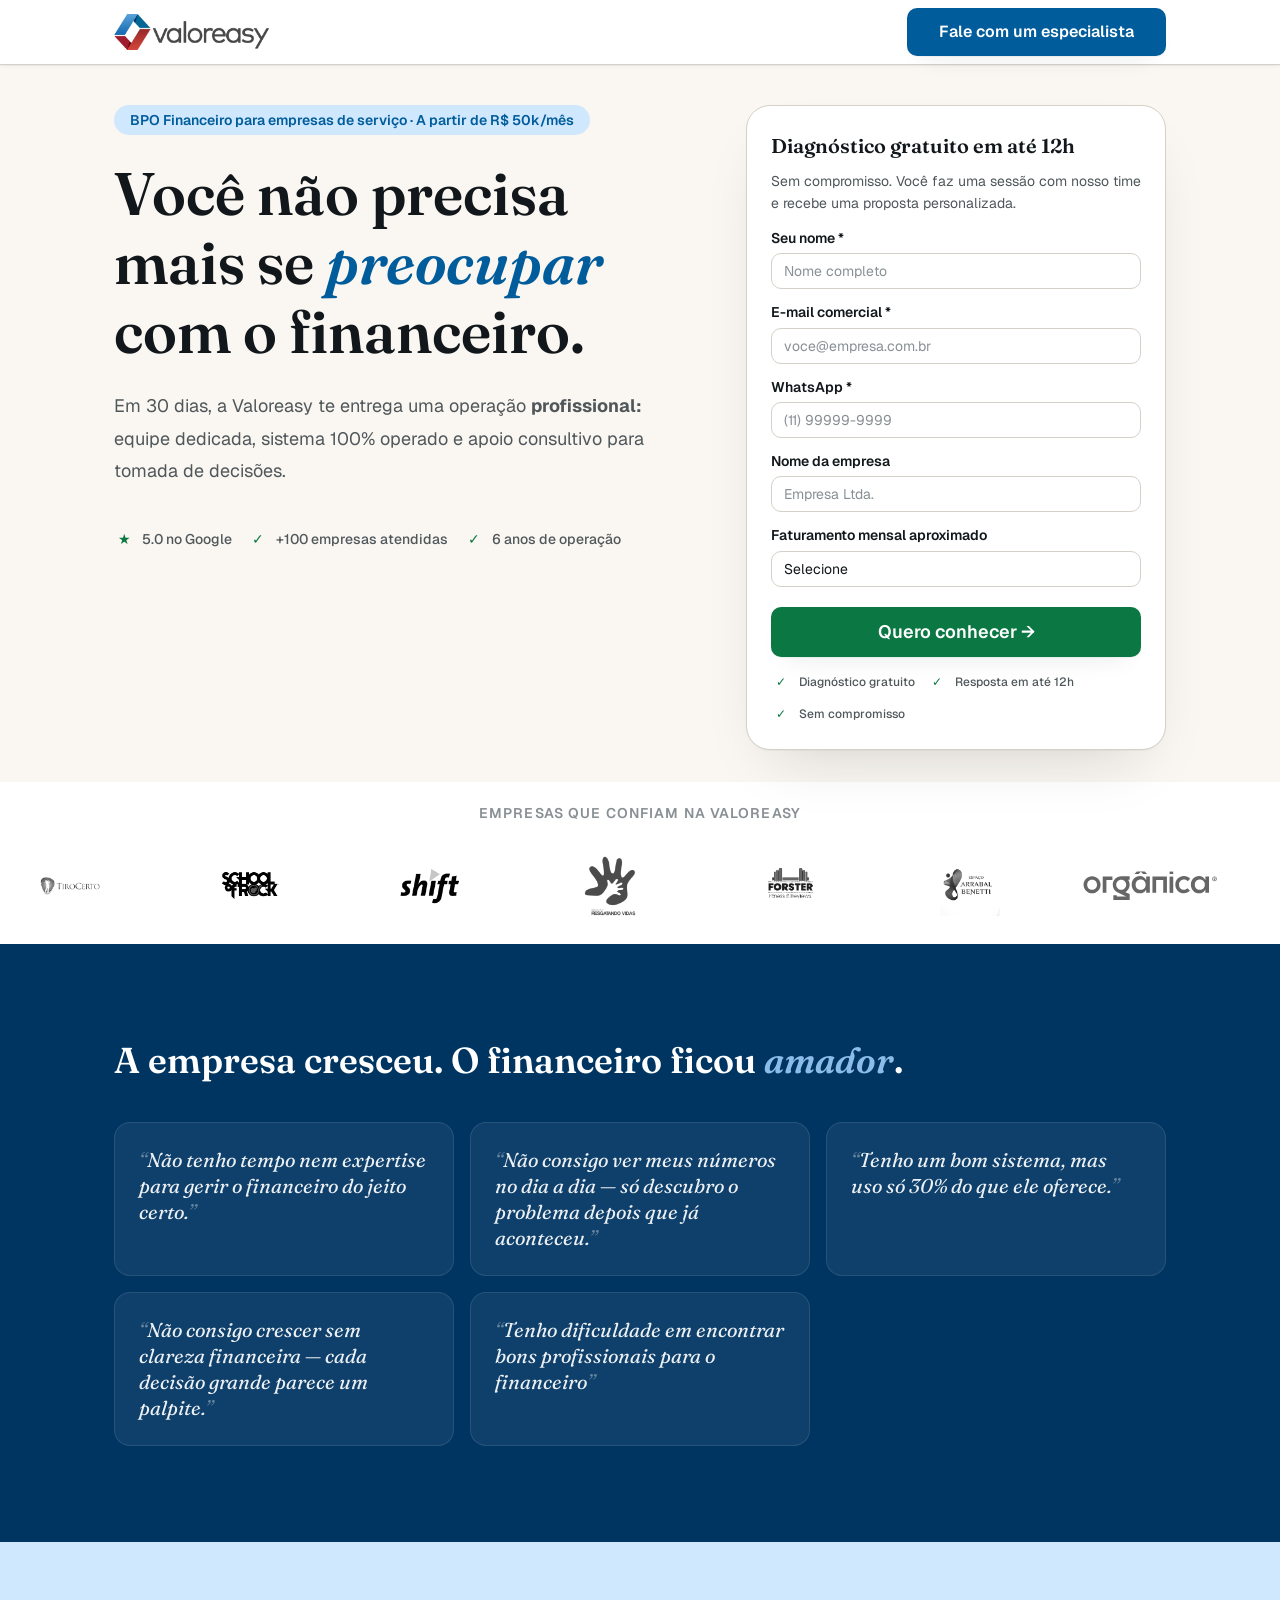
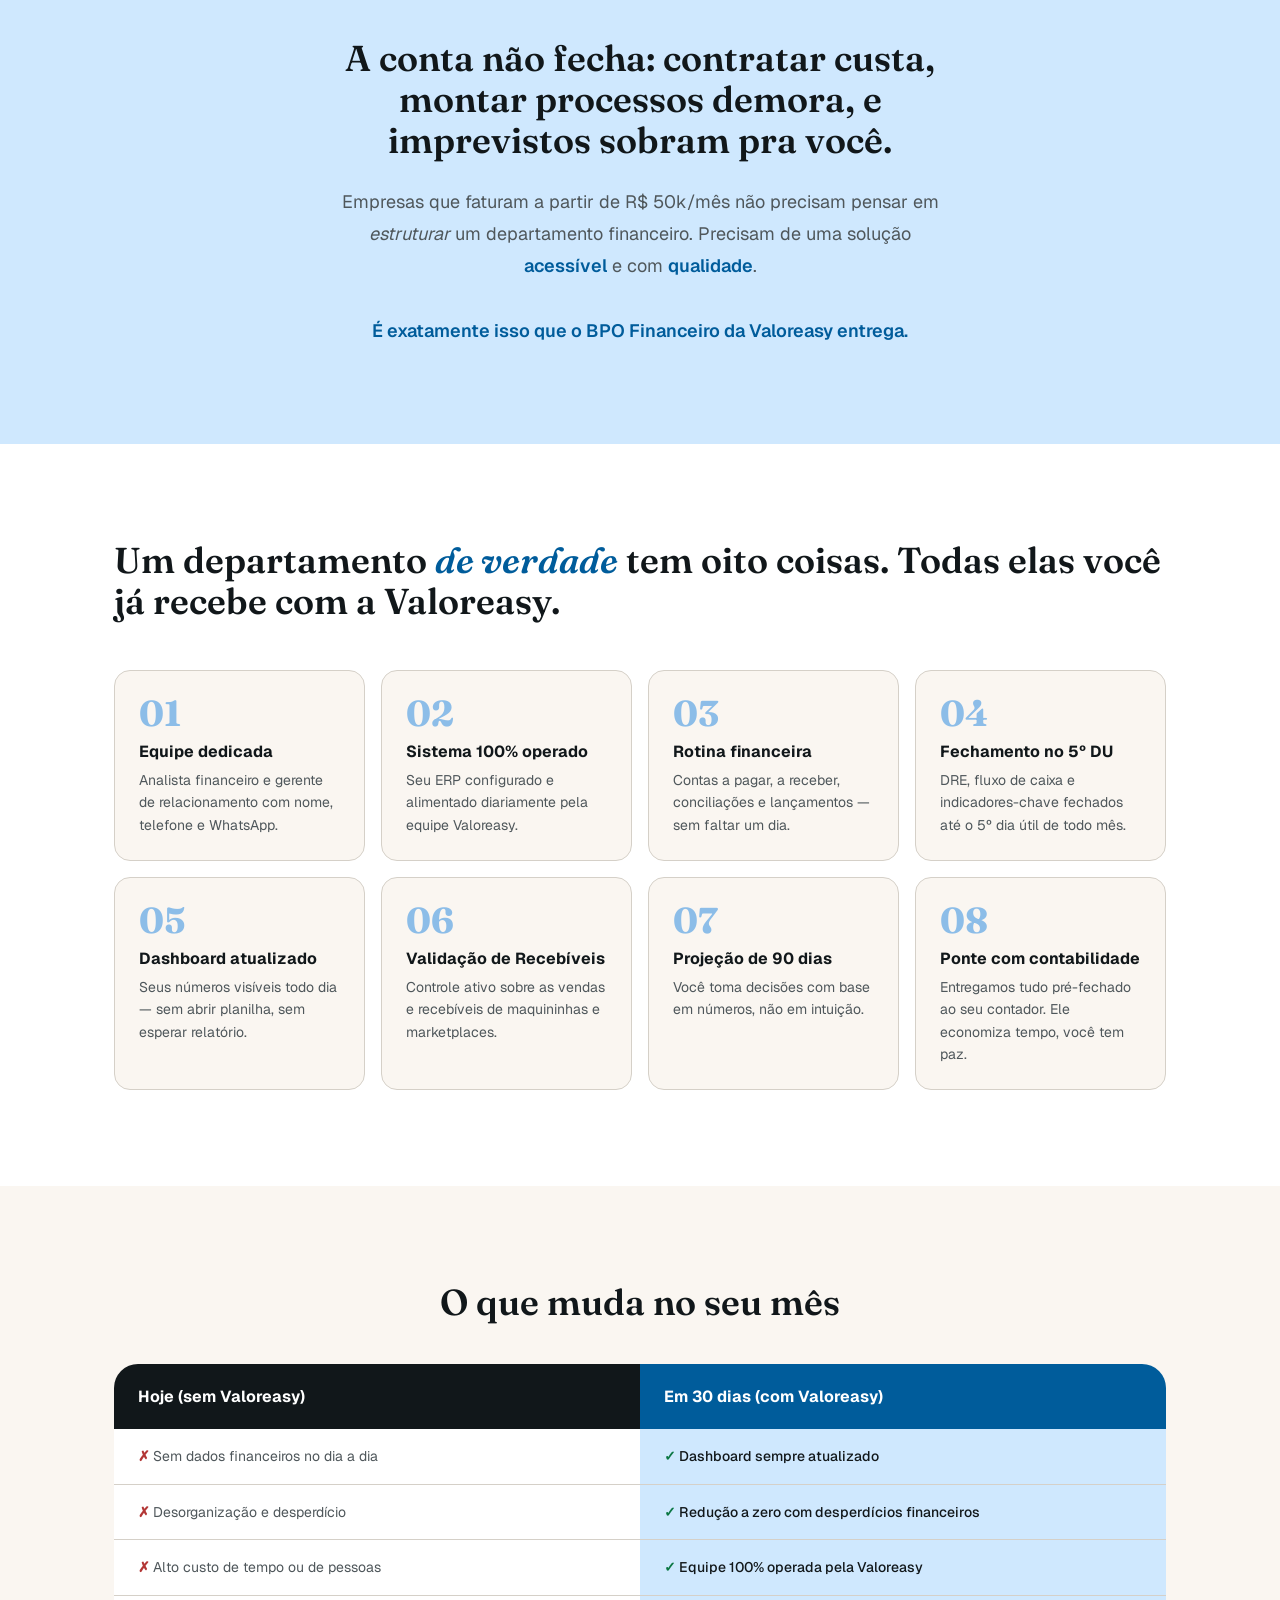
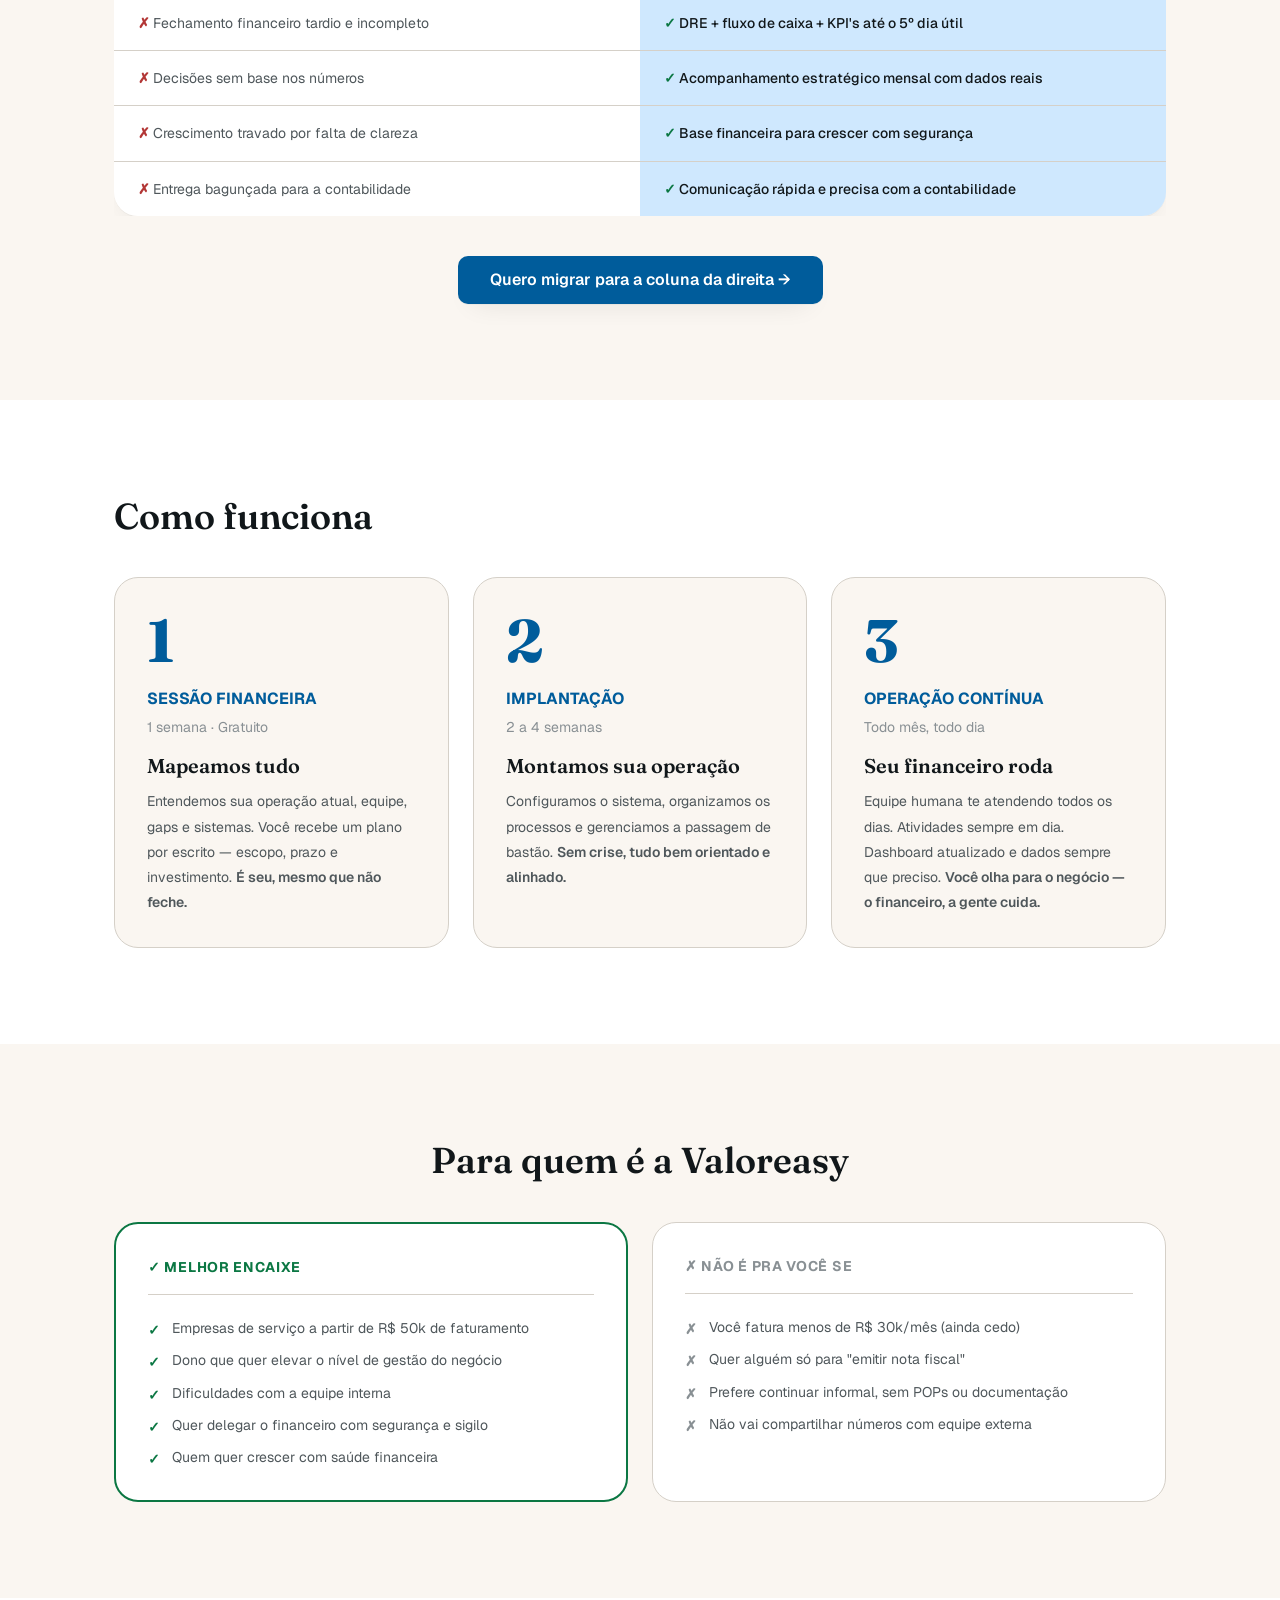
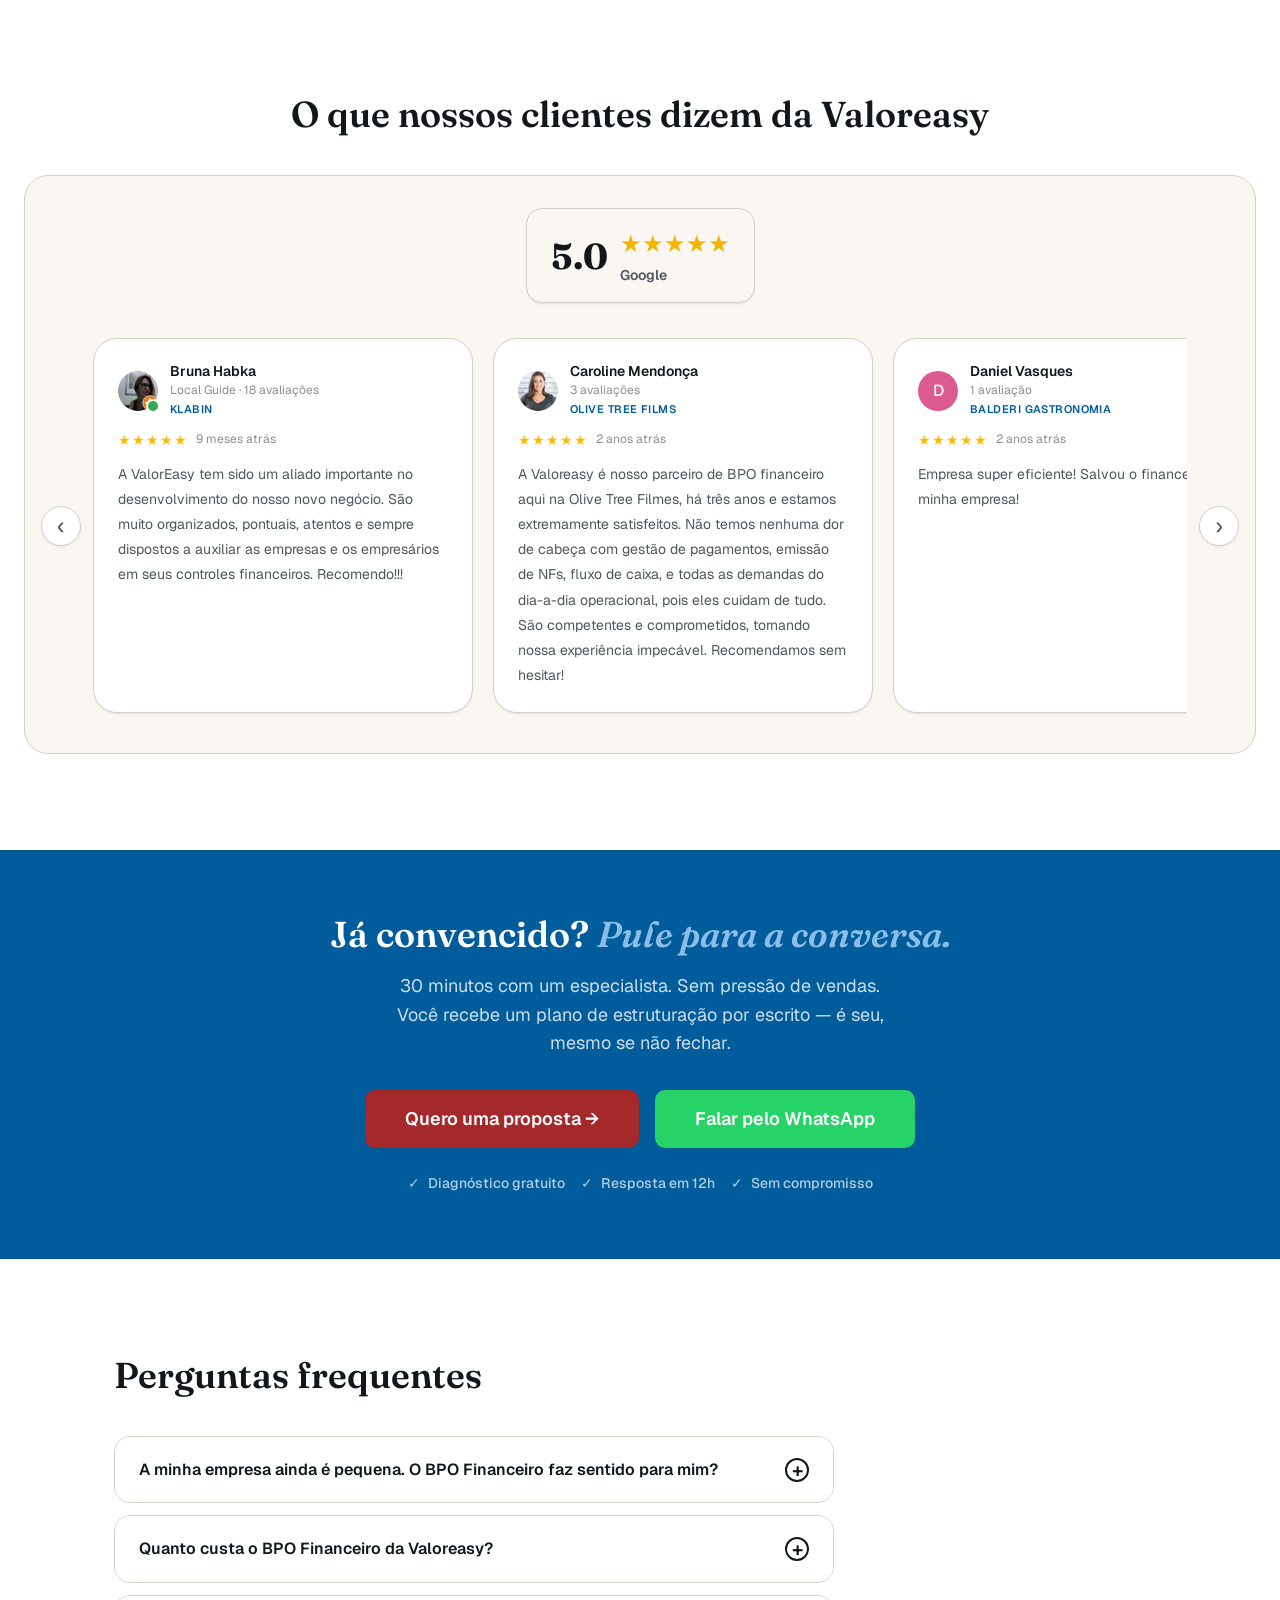
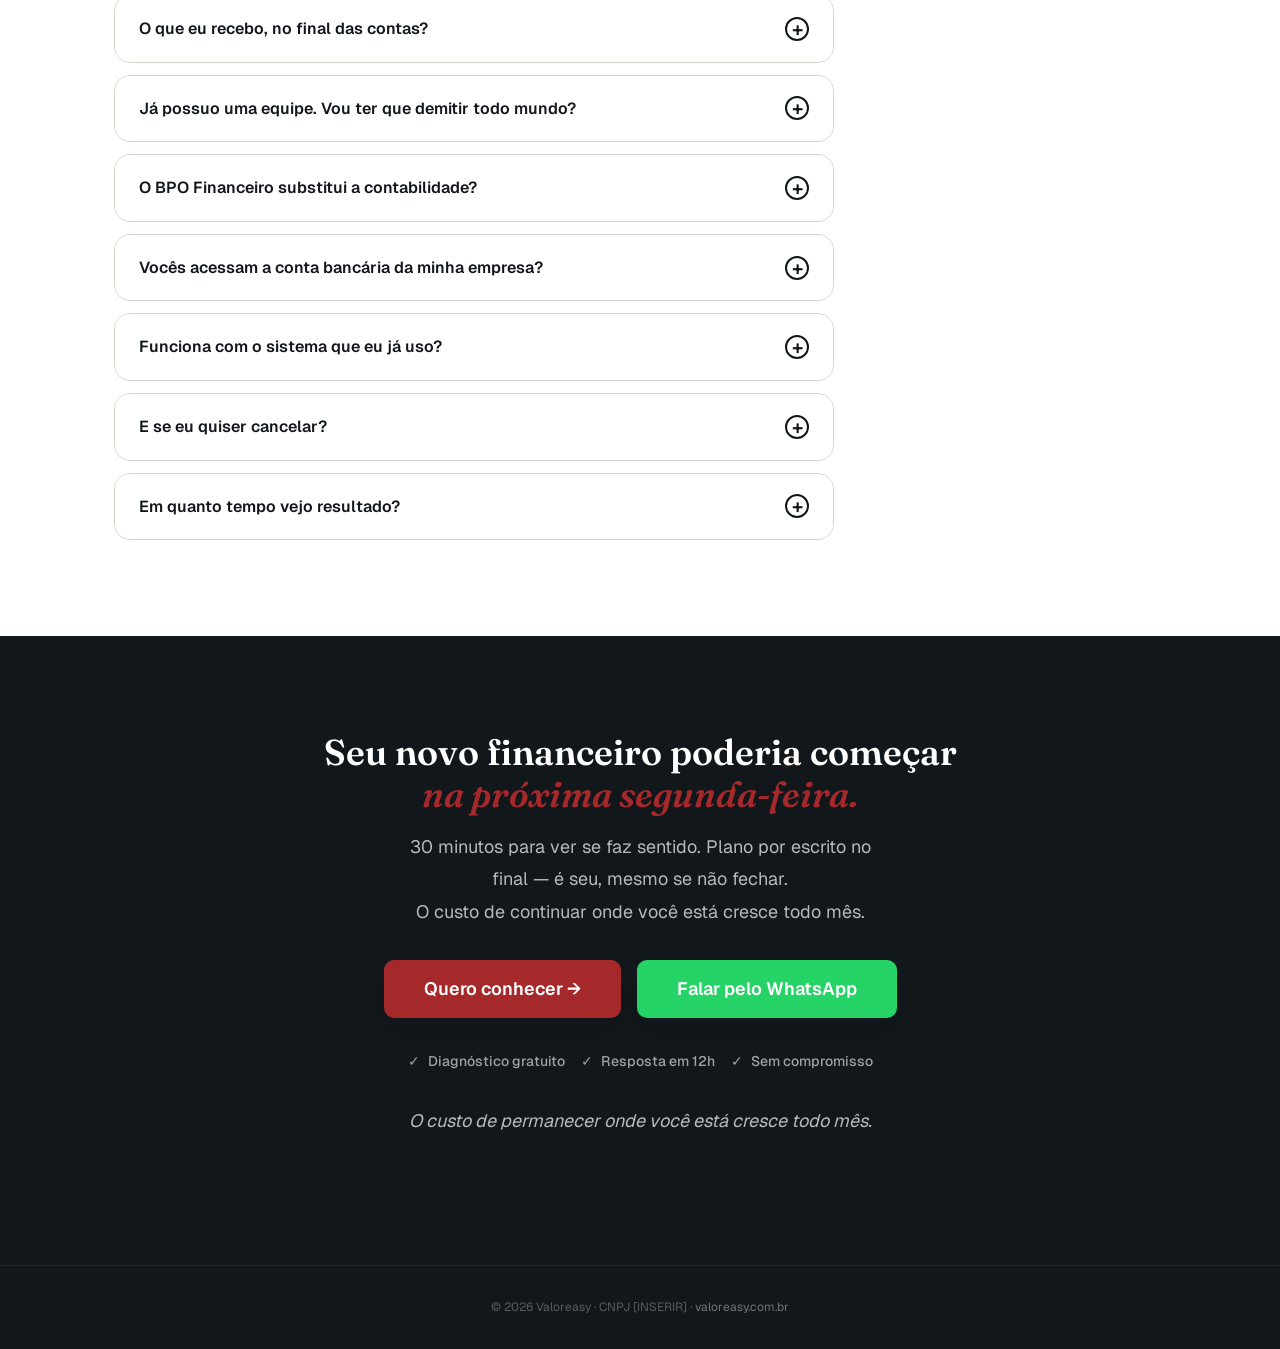
<file: lp/index.html>
<!DOCTYPE html>
<html lang="pt-BR">
<head>
  <meta charset="UTF-8">
  <meta name="viewport" content="width=device-width, initial-scale=1.0">
  <title>Financeiro em 30 dias — Valoreasy</title>
  <meta name="description" content="Em 30 dias, a Valoreasy entrega o departamento financeiro que sua empresa levaria 2 anos para montar. Especializado, profissional e do tamanho certo pra você.">

  <!-- Open Graph -->
  <meta property="og:title" content="Financeiro em 30 dias — Valoreasy">
  <meta property="og:description" content="Você não precisa contratar um departamento financeiro. Você já tem um — pronto, profissional e do tamanho certo pra você.">
  <meta property="og:type" content="website">
  <meta property="og:url" content="https://lp.valoreasy.com.br">

  <!-- Fontes (Fraunces + Geist) -->
  <link rel="preconnect" href="https://fonts.googleapis.com">
  <link rel="preconnect" href="https://fonts.gstatic.com" crossorigin>
  <link href="https://fonts.googleapis.com/css2?family=Fraunces:ital,opsz,wght@0,9..144,300;0,9..144,400;0,9..144,600;0,9..144,700;1,9..144,300;1,9..144,400;1,9..144,600&display=swap" rel="stylesheet">
  <link href="https://fonts.googleapis.com/css2?family=Geist:wght@400;500;600;700&display=swap" rel="stylesheet">

  <!-- Estilos -->
  <link rel="stylesheet" href="css/lp.css">

  <!-- [INSERIR: SCRIPT RD STATION] -->
  <!-- Cole aqui o script de rastreamento do RD Station Marketing -->
  <!-- Encontre em: Marketing → Configurações → Integrações → Script de rastreamento -->

  <!-- [INSERIR: META PIXEL FACEBOOK] -->
  <!-- [INSERIR: GA4 GTAG] -->
</head>

<body>

<!-- ============================================================
     HEADER
     ============================================================ -->
<header class="site-header">
  <div class="container">
    <div class="header-inner">
      <a href="#hero" class="logo">
        <img src="assets/logos/logo-valoreasy.png" alt="Valoreasy" height="36">
      </a>
      <a href="#hero-form" class="btn btn--primary header-cta">Fale com um especialista </a>
    </div>
  </div>
</header>


<!-- ============================================================
     BLOCO 01 — HERO
     ============================================================ -->
<section id="hero">
  <div class="container">
    <div class="hero-grid">

      <!-- Lado esquerdo: headline + sub -->
      <div>
        <span class="hero-tag">BPO Financeiro para empresas de serviço · A partir de R$ 50k/mês</span>

        <h1 class="hero-headline">
          Você não precisa mais se <em>preocupar</em> com o financeiro.<br>
        </h1>

        <p class="hero-sub">
          Em 30 dias, a Valoreasy te entrega uma operação <b>profissional:</b>
          equipe dedicada, sistema 100% operado e apoio consultivo para tomada de decisões.
        </p>

        <div class="selos">
          <div class="selo">
            <span class="selo__icon">★</span>
            5.0 no Google
          </div>
          <div class="selo">
            <span class="selo__icon">✓</span>
            +100 empresas atendidas
          </div>
          <div class="selo">
            <span class="selo__icon">✓</span>
            6 anos de operação
          </div>
        </div>
      </div>

      <!-- Lado direito: formulário -->
      <div id="hero-form">
        <div class="hero-form-card">
          <p class="form-title">Diagnóstico gratuito em até 12h</p>
          <p class="form-subtitle">Sem compromisso. Você faz uma sessão com nosso time e recebe uma proposta personalizada.</p>

          <form id="lp-form" novalidate>
            <div class="form-group">
              <label for="nome">Seu nome *</label>
              <input type="text" id="nome" name="nome" placeholder="Nome completo" required autocomplete="name">
            </div>
            <div class="form-group">
              <label for="email">E-mail comercial *</label>
              <input type="email" id="email" name="email" placeholder="voce@empresa.com.br" required autocomplete="email">
            </div>
            <div class="form-group">
              <label for="telefone">WhatsApp *</label>
              <input type="tel" id="telefone" name="telefone" placeholder="(11) 99999-9999" required autocomplete="tel">
            </div>
            <div class="form-group">
              <label for="empresa">Nome da empresa</label>
              <input type="text" id="empresa" name="empresa" placeholder="Empresa Ltda." autocomplete="organization">
            </div>
            <div class="form-group">
              <label for="faturamento">Faturamento mensal aproximado</label>
              <select id="faturamento" name="faturamento">
                <option value="">Selecione</option>
                <option value="50k-100k">R$ 50k – R$ 100k</option>
                <option value="100k-200k">R$ 100k – R$ 200k</option>
                <option value="200k-500k">R$ 200k – R$ 500k</option>
                <option value="500k+">Acima de R$ 500k</option>
              </select>
            </div>

            <button type="submit" class="btn btn--green form-submit-btn">
              Quero conhecer →
            </button>
          </form>

          <div id="form-sucesso" hidden>
            <div class="form-sucesso">
              <div class="form-sucesso__icon">✅</div>
              <p class="form-sucesso__title">Recebemos seu pedido!</p>
              <p>Nossa equipe entra em contato em até 12 horas com seu diagnóstico personalizado.</p>
            </div>
          </div>

          <p id="form-erro" class="form-erro" hidden>
            Erro ao enviar. Tente novamente ou fale pelo WhatsApp.
          </p>

          <div class="selos form-selos" style="margin-top: 1rem;">
            <div class="selo">
              <span class="selo__icon">✓</span> Diagnóstico gratuito
            </div>
            <div class="selo">
              <span class="selo__icon">✓</span> Resposta em até 12h
            </div>
            <div class="selo">
              <span class="selo__icon">✓</span> Sem compromisso
            </div>
          </div>
        </div>
      </div>

    </div>
  </div>
</section>


<!-- ============================================================
     FAIXA — LOGOS DE CLIENTES (autoplay)
     ============================================================ -->
<section id="bloco-logos">
  <p class="logo-wall__title">Empresas que confiam na Valoreasy</p>
  <div class="logo-carousel logo-carousel--autoplay" data-carousel data-carousel-autoplay>
    <div class="logo-carousel__track" data-carousel-track>
      <div class="logo-cliente">
        <img class="logo-cliente__gray"  src="assets/logos/clientes/1 - gray.png"  alt="Cliente Valoreasy" loading="lazy">
        <img class="logo-cliente__color" src="assets/logos/clientes/1 - color.png" alt="" aria-hidden="true" loading="lazy">
      </div>
      <div class="logo-cliente">
        <img class="logo-cliente__gray"  src="assets/logos/clientes/2 - gray.png"  alt="Cliente Valoreasy" loading="lazy">
        <img class="logo-cliente__color" src="assets/logos/clientes/2 - color.png" alt="" aria-hidden="true" loading="lazy">
      </div>
      <div class="logo-cliente">
        <img class="logo-cliente__gray"  src="assets/logos/clientes/3 - gray.png"  alt="Cliente Valoreasy" loading="lazy">
        <img class="logo-cliente__color" src="assets/logos/clientes/3 - color.png" alt="" aria-hidden="true" loading="lazy">
      </div>
      <div class="logo-cliente">
        <img class="logo-cliente__gray"  src="assets/logos/clientes/4 - gray.png"  alt="Cliente Valoreasy" loading="lazy">
        <img class="logo-cliente__color" src="assets/logos/clientes/4 - color.png" alt="" aria-hidden="true" loading="lazy">
      </div>
      <div class="logo-cliente">
        <img class="logo-cliente__gray"  src="assets/logos/clientes/5 - gray.png"  alt="Cliente Valoreasy" loading="lazy">
        <img class="logo-cliente__color" src="assets/logos/clientes/5 - color.png" alt="" aria-hidden="true" loading="lazy">
      </div>
      <div class="logo-cliente">
        <img class="logo-cliente__gray"  src="assets/logos/clientes/6 - gray.png"  alt="Cliente Valoreasy" loading="lazy">
        <img class="logo-cliente__color" src="assets/logos/clientes/6 - color.png" alt="" aria-hidden="true" loading="lazy">
      </div>
      <div class="logo-cliente">
        <img class="logo-cliente__gray"  src="assets/logos/clientes/7 - gray.svg"  alt="Cliente Valoreasy" loading="lazy">
        <img class="logo-cliente__color" src="assets/logos/clientes/7 - color.svg" alt="" aria-hidden="true" loading="lazy">
      </div>
      <div class="logo-cliente">
        <img class="logo-cliente__gray"  src="assets/logos/clientes/8 - gray.png"  alt="Cliente Valoreasy" loading="lazy">
        <img class="logo-cliente__color" src="assets/logos/clientes/8 - color.png" alt="" aria-hidden="true" loading="lazy">
      </div>
      <div class="logo-cliente">
        <img class="logo-cliente__gray"  src="assets/logos/clientes/9 - gray.png"  alt="Cliente Valoreasy" loading="lazy">
        <img class="logo-cliente__color" src="assets/logos/clientes/9 - color.png" alt="" aria-hidden="true" loading="lazy">
      </div>
      <div class="logo-cliente">
        <img class="logo-cliente__gray"  src="assets/logos/clientes/10 - gray.png"  alt="Cliente Valoreasy" loading="lazy">
        <img class="logo-cliente__color" src="assets/logos/clientes/10 - color.png" alt="" aria-hidden="true" loading="lazy">
      </div>
    </div>
  </div>
</section>


<!-- ============================================================
     BLOCO 02 — DOR (ESPELHAMENTO)
     ============================================================ -->
<section id="bloco-dor">
  <div class="container">
    <h2>A empresa cresceu. O financeiro ficou <em>amador</em>.</h2>
    <div class="dor-grid" style="margin-top: 2.5rem;">

      <div class="dor-item">
        <p class="dor-item__quote">Não tenho tempo nem expertise para gerir o financeiro do jeito certo.</p>
      </div>
      <div class="dor-item">
        <p class="dor-item__quote">Não consigo ver meus números no dia a dia — só descubro o problema depois que já aconteceu.</p>
      </div>
      <div class="dor-item">
        <p class="dor-item__quote">Tenho um bom sistema, mas uso só 30% do que ele oferece.</p>
      </div>
      <div class="dor-item">
        <p class="dor-item__quote">Não consigo crescer sem clareza financeira — cada decisão grande parece um palpite.</p>
      </div>
      <div class="dor-item">
        <p class="dor-item__quote">Tenho dificuldade em encontrar bons profissionais para o financeiro</p>
      </div>

    </div>
  </div>
</section>


<!-- ============================================================
     BLOCO 03 — VIRADA
     ============================================================ -->
<section id="bloco-virada">
  <div class="container container--narrow text-center">
    <h2>A conta não fecha: contratar custa, montar processos demora, e imprevistos sobram pra você.</h2>
    <p style="margin-top: 1.5rem;">
      Empresas que faturam a partir de R$ 50k/mês não precisam pensar em <em>estruturar</em> um departamento financeiro.
      Precisam de uma solução <strong>acessível</strong> e com <strong>qualidade</strong>.
      <br><br>
      <strong>É exatamente isso que o BPO Financeiro da Valoreasy entrega.</strong>
    </p>
  </div>
</section>


<!-- ============================================================
     BLOCO 04 — O QUE ESTÁ DENTRO
     ============================================================ -->
<section id="bloco-dentro">
  <div class="container">
    <div class="dentro-header">
      <h2>Um departamento <em>de verdade</em> tem oito coisas. Todas elas você já recebe com a Valoreasy.</h2>
    </div>

    <div class="dentro-grid">
      <div class="dentro-item">
        <div class="dentro-item__num">01</div>
        <div class="dentro-item__title">Equipe dedicada</div>
        <div class="dentro-item__desc">Analista financeiro e gerente de relacionamento com nome, telefone e WhatsApp.</div>
      </div>
      <div class="dentro-item">
        <div class="dentro-item__num">02</div>
        <div class="dentro-item__title">Sistema 100% operado</div>
        <div class="dentro-item__desc">Seu ERP configurado e alimentado diariamente pela equipe Valoreasy.</div>
      </div>
      <div class="dentro-item">
        <div class="dentro-item__num">03</div>
        <div class="dentro-item__title">Rotina financeira</div>
        <div class="dentro-item__desc">Contas a pagar, a receber, conciliações e lançamentos — sem faltar um dia.</div>
      </div>
      <div class="dentro-item">
        <div class="dentro-item__num">04</div>
        <div class="dentro-item__title">Fechamento no 5º DU</div>
        <div class="dentro-item__desc">DRE, fluxo de caixa e indicadores-chave fechados até o 5º dia útil de todo mês.</div>
      </div>
      <div class="dentro-item">
        <div class="dentro-item__num">05</div>
        <div class="dentro-item__title">Dashboard atualizado</div>
        <div class="dentro-item__desc">Seus números visíveis todo dia — sem abrir planilha, sem esperar relatório.</div>
      </div>
      <div class="dentro-item">
        <div class="dentro-item__num">06</div>
        <div class="dentro-item__title">Validação de Recebíveis</div>
        <div class="dentro-item__desc">Controle ativo sobre as vendas e recebíveis de maquininhas e marketplaces.</div>
      </div>
      <div class="dentro-item">
        <div class="dentro-item__num">07</div>
        <div class="dentro-item__title">Projeção de 90 dias</div>
        <div class="dentro-item__desc">Você toma decisões com base em números, não em intuição.</div>
      </div>
      <div class="dentro-item">
        <div class="dentro-item__num">08</div>
        <div class="dentro-item__title">Ponte com contabilidade</div>
        <div class="dentro-item__desc">Entregamos tudo pré-fechado ao seu contador. Ele economiza tempo, você tem paz.</div>
      </div>
    </div>
  </div>
</section>


<!-- ============================================================
     BLOCO 05 — ANTES × DEPOIS
     ============================================================ -->
<section id="bloco-antes-depois">
  <div class="container">
    <h2>O que muda no seu mês</h2>

    <div style="overflow-x: auto; margin-top: 2.5rem;">
      <table class="ad-table">
        <thead>
          <tr>
            <th>Hoje (sem Valoreasy)</th>
            <th>Em 30 dias (com Valoreasy)</th>
          </tr>
        </thead>
        <tbody>
          <tr>
            <td>Sem dados financeiros no dia a dia</td>
            <td>Dashboard sempre atualizado</td>
          </tr>
          <tr>
            <td>Desorganização e desperdício</td>
            <td>Redução a zero com desperdícios financeiros</td>
          </tr>
          <tr>
            <td>Alto custo de tempo ou de pessoas</td>
            <td>Equipe 100% operada pela Valoreasy</td>
          </tr>
          <tr>
            <td>Fechamento financeiro tardio e incompleto</td>
            <td>DRE + fluxo de caixa + KPI's até o 5º dia útil</td>
          </tr>
          <tr>
            <td>Decisões sem base nos números</td>
            <td>Acompanhamento estratégico mensal com dados reais</td>
          </tr>
          <tr>
            <td>Crescimento travado por falta de clareza</td>
            <td>Base financeira para crescer com segurança</td>
          </tr>
          <tr>
            <td>Entrega bagunçada para a contabilidade</td>
            <td>Comunicação rápida e precisa com a contabilidade</td>
          </tr>
        </tbody>
      </table>
    </div>

    <div class="ad-cta">
      <a href="#hero-form" class="btn btn--primary">Quero migrar para a coluna da direita →</a>
    </div>
  </div>
</section>


<!-- ============================================================
     BLOCO 06 — COMO FUNCIONA
     ============================================================ -->
<section id="bloco-como-funciona">
  <div class="container">
    <h2>Como funciona</h2>

    <div class="fases-grid" style="margin-top: 2.5rem;">

      <div class="fase-card">
        <div class="fase-card__num">1</div>
        <div class="fase-card__titulo">SESSÃO FINANCEIRA</div>
        <div class="fase-card__prazo">1 semana · Gratuito</div>
        <h3>Mapeamos tudo</h3>
        <p>
          Entendemos sua operação atual, equipe, gaps e sistemas.
          Você recebe um plano por escrito — escopo, prazo e investimento.
          <strong>É seu, mesmo que não feche.</strong>
        </p>
      </div>

      <div class="fase-card">
        <div class="fase-card__num">2</div>
        <div class="fase-card__titulo">IMPLANTAÇÃO</div>
        <div class="fase-card__prazo">2 a 4 semanas</div>
        <h3>Montamos sua operação</h3>
        <p>
          Configuramos o sistema, organizamos os processos e gerenciamos a passagem de bastão. 
          <strong>Sem crise, tudo bem orientado e alinhado.</strong>
        </p>
      </div>

      <div class="fase-card">
        <div class="fase-card__num">3</div>
        <div class="fase-card__titulo">OPERAÇÃO CONTÍNUA</div>
        <div class="fase-card__prazo">Todo mês, todo dia</div>
        <h3>Seu financeiro roda</h3>
        <p>
          Equipe humana te atendendo todos os dias.
          Atividades sempre em dia.
          Dashboard atualizado e dados sempre que preciso.
          <strong>Você olha para o negócio — o financeiro, a gente cuida.</strong>
        </p>
      </div>

    </div>
  </div>
</section>


<!-- ============================================================
     BLOCO 07 — PARA QUEM É
     ============================================================ -->
<section id="bloco-para-quem">
  <div class="container">
    <h2>Para quem é a Valoreasy</h2>

    <div class="para-quem-grid" style="margin-top: 2.5rem;">

      <div class="para-quem-card para-quem-card--sim">
        <div class="para-quem-card__header">✓ Melhor encaixe</div>
        <ul class="para-quem-list">
          <li>Empresas de serviço a partir de R$ 50k de faturamento</li>
          <li>Dono que quer elevar o nível de gestão do negócio</li>
          <li>Dificuldades com a equipe interna</li>
          <li>Quer delegar o financeiro com segurança e sigilo</li>
          <li>Quem quer crescer com saúde financeira</li>
        </ul>
      </div>

      <div class="para-quem-card para-quem-card--nao">
        <div class="para-quem-card__header">✗ Não é pra você se</div>
        <ul class="para-quem-list">
          <li>Você fatura menos de R$ 30k/mês (ainda cedo)</li>
          <li>Quer alguém só para "emitir nota fiscal"</li>
          <li>Prefere continuar informal, sem POPs ou documentação</li>
          <li>Não vai compartilhar números com equipe externa</li>
        </ul>
      </div>

    </div>
  </div>
</section>


<!-- ============================================================
     BLOCO 08 — AUTORIDADE (PROVA SOCIAL)
     ============================================================ -->
<section id="bloco-autoridade">
  <div class="container">
    <h2>O que nossos clientes dizem da Valoreasy</h2>

    <div class="google-reviews">
      <div class="google-reviews__header">
        <div class="google-badge">
          <div class="google-badge__score">5.0</div>
          <div>
            <div class="google-badge__stars">★★★★★</div>
            <div class="google-badge__info">
              <div class="google-badge__label">Google</div>
            </div>
          </div>
        </div>
      </div>

      <div class="reviews-carousel" data-carousel>
        <button type="button" class="reviews-carousel__arrow reviews-carousel__arrow--prev" data-carousel-prev aria-label="Avaliações anteriores">‹</button>
        <div class="reviews-carousel__track" data-carousel-track>

          <div class="review-card">
            <div class="review-card__header">
              <div class="review-card__avatar">
                <img src="assets/avatars/bruna-habka.png" alt="">
                <span class="review-card__guide" title="Local Guide"></span>
              </div>
              <div>
                <div class="review-card__name">Bruna Habka</div>
                <div class="review-card__author-meta">Local Guide · 18 avaliações</div>
                <div class="review-card__company">Klabin</div>
              </div>
            </div>
            <div class="review-card__rating">
              <span class="review-card__stars">★★★★★</span>
              <span class="review-card__date">9 meses atrás</span>
            </div>
            <p class="review-card__text">A ValorEasy tem sido um aliado importante no desenvolvimento do nosso novo negócio. São muito organizados, pontuais, atentos e sempre dispostos a auxiliar as empresas e os empresários em seus controles financeiros. Recomendo!!!</p>
          </div>

          <div class="review-card">
            <div class="review-card__header">
              <div class="review-card__avatar">
                <img src="assets/avatars/caroline-mendonca.png" alt="">
              </div>
              <div>
                <div class="review-card__name">Caroline Mendonça</div>
                <div class="review-card__author-meta">3 avaliações</div>
                <div class="review-card__company">Olive Tree Films</div>
              </div>
            </div>
            <div class="review-card__rating">
              <span class="review-card__stars">★★★★★</span>
              <span class="review-card__date">2 anos atrás</span>
            </div>
            <p class="review-card__text">A Valoreasy é nosso parceiro de BPO financeiro aqui na Olive Tree Filmes, há três anos e estamos extremamente satisfeitos. Não temos nenhuma dor de cabeça com gestão de pagamentos, emissão de NFs, fluxo de caixa, e todas as demandas do dia-a-dia operacional, pois eles cuidam de tudo. São competentes e comprometidos, tornando nossa experiência impecável. Recomendamos sem hesitar!</p>
          </div>

          <div class="review-card">
            <div class="review-card__header">
              <div class="review-card__avatar review-card__avatar--pink">D</div>
              <div>
                <div class="review-card__name">Daniel Vasques</div>
                <div class="review-card__author-meta">1 avaliação</div>
                <div class="review-card__company">Balderi Gastronomia</div>
              </div>
            </div>
            <div class="review-card__rating">
              <span class="review-card__stars">★★★★★</span>
              <span class="review-card__date">2 anos atrás</span>
            </div>
            <p class="review-card__text">Empresa super eficiente! Salvou o financeiro da minha empresa!</p>
          </div>

          <div class="review-card">
            <div class="review-card__header">
              <div class="review-card__avatar">
                <img src="assets/avatars/hs-contabil.png" alt="">
              </div>
              <div>
                <div class="review-card__name">HS Contabil</div>
                <div class="review-card__author-meta">1 avaliação</div>
                <div class="review-card__company">HS Contabil</div>
              </div>
            </div>
            <div class="review-card__rating">
              <span class="review-card__stars">★★★★★</span>
              <span class="review-card__date">2 anos atrás</span>
            </div>
            <p class="review-card__text">A Valoreasy BPO Financeiro é uma empresa diferenciada, com alto comprometimento, ética, responsabilidade e atendimento personalizado de alto padrão. Já somos parceiros há alguns anos e recomendamos para todos os nossos clientes e amigos.</p>
          </div>

          <div class="review-card">
            <div class="review-card__header">
              <div class="review-card__avatar review-card__avatar--blue">L</div>
              <div>
                <div class="review-card__name">Larissa De Lello</div>
                <div class="review-card__author-meta">5 avaliações</div>
                <div class="review-card__company">School of Rock — Morumbi</div>
              </div>
            </div>
            <div class="review-card__rating">
              <span class="review-card__stars">★★★★★</span>
              <span class="review-card__date">2 anos atrás</span>
            </div>
            <p class="review-card__text">Estou muito satisfeita com toda terceirização do financeiro das minhas empresas com a Valoreasy! Parabéns a todo o time!</p>
          </div>

          <div class="review-card">
            <div class="review-card__header">
              <div class="review-card__avatar review-card__avatar--green">
                L
                <span class="review-card__guide" title="Local Guide"></span>
              </div>
              <div>
                <div class="review-card__name">Lukas Ehmke</div>
                <div class="review-card__author-meta">Local Guide · 13 avaliações</div>
                <div class="review-card__company">School of Rock — Perdizes</div>
              </div>
            </div>
            <div class="review-card__rating">
              <span class="review-card__stars">★★★★★</span>
              <span class="review-card__date">2 anos atrás</span>
            </div>
            <p class="review-card__text">Ferramentas muito eficientes e bem visuais, atendimento rápido e personalizado. Trouxe muita segurança financeira para a minha empresa! Recomendo!</p>
          </div>

          <div class="review-card">
            <div class="review-card__header">
              <div class="review-card__avatar">
                <img src="assets/avatars/vinicius-ribeiro.png" alt="">
                <span class="review-card__guide" title="Local Guide"></span>
              </div>
              <div>
                <div class="review-card__name">Vinícius Ribeiro</div>
                <div class="review-card__author-meta">Local Guide · 12 avaliações</div>
                <div class="review-card__company">RPP Advocacia</div>
              </div>
            </div>
            <div class="review-card__rating">
              <span class="review-card__stars">★★★★★</span>
              <span class="review-card__date">3 anos atrás</span>
            </div>
            <p class="review-card__text">Equipe faz um ótimo trabalho. O BPO aliviou bastante a rotina administrativa de nosso escritório. As conciliações bancárias e contas a pagar estão sempre atualizadas, e o atendimento é bem atencioso e pró-ativo com a sugestão de melhorias para otimização do financeiro da empresa. Recomendo.</p>
          </div>

          <div class="review-card">
            <div class="review-card__header">
              <div class="review-card__avatar">
                <img src="assets/avatars/rafael-vasconcelos.png" alt="">
              </div>
              <div>
                <div class="review-card__name">Rafael Vasconcelos</div>
                <div class="review-card__author-meta">2 avaliações</div>
                <div class="review-card__company">Audaz</div>
              </div>
            </div>
            <div class="review-card__rating">
              <span class="review-card__stars">★★★★★</span>
              <span class="review-card__date">5 anos</span>
            </div>
            <p class="review-card__text">Excelente experiência, nos ajudaram muito a resolver os problemas que para nós pareciam muito complexos.</p>
          </div>

        </div>
        <button type="button" class="reviews-carousel__arrow reviews-carousel__arrow--next" data-carousel-next aria-label="Próximas avaliações">›</button>
      </div>
    </div>
  </div>
</section>


<!-- ============================================================
     BLOCO 09 — CTA INTERMEDIÁRIO
     ============================================================ -->
<section id="bloco-cta-mid">
  <div class="container">
    <h2>Já convencido? <em>Pule para a conversa.</em></h2>
    <p>
      30 minutos com um especialista. Sem pressão de vendas.
      Você recebe um plano de estruturação por escrito — é seu, mesmo se não fechar.
    </p>

    <div class="cta-mid-btns">
      <a href="#hero-form" class="btn btn--accent btn--lg">Quero uma proposta →</a>
      <button class="btn btn--whatsapp btn--lg" onclick="abrirWhatsApp('cta-mid')">
        Falar pelo WhatsApp
      </button>
    </div>

    <div class="selos cta-mid-selos">
      <div class="selo"><span>✓</span> Diagnóstico gratuito</div>
      <div class="selo"><span>✓</span> Resposta em 12h</div>
      <div class="selo"><span>✓</span> Sem compromisso</div>
    </div>
  </div>
</section>


<!-- ============================================================
     BLOCO 10 — A EQUIPE (oculto até fotos chegarem)
     ============================================================ -->
<section id="bloco-equipe" hidden>
  <div class="container">
    <h2>Conheça <em>seu departamento</em>.</h2>
    <p class="equipe-sub">
      Cada cliente Valoreasy tem um <strong>analista financeiro dedicado</strong> e um
      <strong>gerente de relacionamento</strong>. Você sabe o nome, o telefone, o WhatsApp.
      Eles conhecem o seu negócio como se estivessem na sua folha.
    </p>

    <!-- [INSERIR: fotos reais da equipe — fundo padronizado] -->
    <div class="equipe-grid">
      <div class="equipe-card">
        <div class="equipe-avatar equipe-avatar--placeholder">👤</div>
        <div class="equipe-nome">[INSERIR: Nome]</div>
        <div class="equipe-cargo">[INSERIR: Cargo]</div>
      </div>
      <div class="equipe-card">
        <div class="equipe-avatar equipe-avatar--placeholder">👤</div>
        <div class="equipe-nome">[INSERIR: Nome]</div>
        <div class="equipe-cargo">[INSERIR: Cargo]</div>
      </div>
      <div class="equipe-card">
        <div class="equipe-avatar equipe-avatar--placeholder">👤</div>
        <div class="equipe-nome">[INSERIR: Nome]</div>
        <div class="equipe-cargo">[INSERIR: Cargo]</div>
      </div>
      <div class="equipe-card">
        <div class="equipe-avatar equipe-avatar--placeholder">👤</div>
        <div class="equipe-nome">[INSERIR: Nome]</div>
        <div class="equipe-cargo">[INSERIR: Cargo]</div>
      </div>
      <div class="equipe-card">
        <div class="equipe-avatar equipe-avatar--placeholder">👤</div>
        <div class="equipe-nome">[INSERIR: Nome]</div>
        <div class="equipe-cargo">[INSERIR: Cargo]</div>
      </div>
    </div>
  </div>
</section>


<!-- ============================================================
     BLOCO 11 — FAQ
     ============================================================ -->
<section id="bloco-faq">
  <div class="container">
    <h2>Perguntas frequentes</h2>

    <div class="faq-list" style="margin-top: 2.5rem;">

      <div class="faq-item">
        <button class="faq-question">
          A minha empresa ainda é pequena. O BPO Financeiro faz sentido para mim?
          <span class="faq-icon">+</span>
        </button>
        <div class="faq-answer">
          <div class="faq-answer__inner">
            A resposta óbvia é: quanto antes, melhor. 
            Se sua empresa já fatura a partir de R$ 50 mil/mês, ela está pronta para estruturar esse novo nível de gestão.
          </div>
        </div>
      </div>

      <div class="faq-item">
        <button class="faq-question">
          Quanto custa o BPO Financeiro da Valoreasy?
          <span class="faq-icon">+</span>
        </button>
        <div class="faq-answer">
          <div class="faq-answer__inner">
            A partir de R$ 1.250,00/mês, variando conforme o volume da operação.
            O valor costuma ser acessível e adequado ao porte e necessidades da empresa.
            <strong><u><a href="#hero-form">Fale com um especialista</a></u></strong> e receba sua proposta personalizada.
          </div>
        </div>
      </div>

      <div class="faq-item">
        <button class="faq-question">
          O que eu recebo, no final das contas?
          <span class="faq-icon">+</span>
        </button>
        <div class="faq-answer">
          <div class="faq-answer__inner">
            O BPO Financeiro da Valoreasy atua na executação de todas as <strong>atividades financeiras diárias</strong> 
            (conciliações, contas a pagar, contas a receber, faturamento, fluxo de caixa), bem como na entrega de <strong>visão dos números</strong> da empresa
            para os donos através de relatórios e apresentações financeiras.
          </div>
        </div>
      </div>

      <div class="faq-item">
        <button class="faq-question">
          Já possuo uma equipe. Vou ter que demitir todo mundo?
          <span class="faq-icon">+</span>
        </button>
        <div class="faq-answer">
          <div class="faq-answer__inner">
            Não necessariamente. Gerenciamos a transição juntos — realocação para outras funções,
            redirecionamento ou saída com planejamento. Você decide o que faz mais sentido.
          </div>
        </div>
      </div>

      <div class="faq-item">
        <button class="faq-question">
          O BPO Financeiro substitui a contabilidade?
          <span class="faq-icon">+</span>
        </button>
        <div class="faq-answer">
          <div class="faq-answer__inner">
            Não. Trabalhamos junto com o seu contador — entregamos tudo pré-fechado e verificado.
            Seu contador economiza tempo. Você ganha paz de espírito e um financeiro que realmente funciona.
          </div>
        </div>
      </div>

      <div class="faq-item">
        <button class="faq-question">
          Vocês acessam a conta bancária da minha empresa?
          <span class="faq-icon">+</span>
        </button>
        <div class="faq-answer">
          <div class="faq-answer__inner">
            Sim, a sua equipe dedicada precisa ter acesso às suas contas bancárias com perfil restrito a consultas e registros de dados.
            A gente prepara tudo e você (ou um aprovador que você designa) aprova com confiança.
            Controle duplo, 100% auditado. Nunca movimentamos sem sua autorização explícita.
          </div>
        </div>
      </div>

      <div class="faq-item">
        <button class="faq-question">
          Funciona com o sistema que eu já uso?
          <span class="faq-icon">+</span>
        </button>
        <div class="faq-answer">
          <div class="faq-answer__inner">
            Sim. Operamos os principais ERPs do mercado: Omie, Conta Azul, Bling, Tiny e Granatum.
            Se você usa outro, avaliamos no diagnóstico. Se não usa nenhum, indicamos o melhor para o seu perfil.
          </div>
        </div>
      </div>

      <div class="faq-item">
        <button class="faq-question">
          E se eu quiser cancelar?
          <span class="faq-icon">+</span>
        </button>
        <div class="faq-answer">
          <div class="faq-answer__inner">
            30 dias de aviso prévio e tudo certo.
            Sem multa, sem travas, sem drama. Nosso foco é a entrega de resultados que faça sentido para você.
          </div>
        </div>
      </div>

      <div class="faq-item">
        <button class="faq-question">
          Em quanto tempo vejo resultado?
          <span class="faq-icon">+</span>
        </button>
        <div class="faq-answer">
          <div class="faq-answer__inner">
            A implantação leva de 15 a 30 dias. A partir daí, começamos a operar o seu financeiro e você já começa a ver os resultados.
            No fechamento do primeiro mês você recebe o relatório completo do seu negócio com a apresentação técnica pelo seu gerente de relacionamento.
          </div>
        </div>
      </div>

    </div>
  </div>
</section>


<!-- ============================================================
     BLOCO 12 — CTA FINAL
     ============================================================ -->
<section id="bloco-cta-final">
  <div class="container">
    <h2>Seu novo financeiro poderia começar <em>na próxima segunda-feira.</em></h2>
    <p>
      30 minutos para ver se faz sentido. Plano por escrito no final — é seu, mesmo se não fechar.
      <br>O custo de continuar onde você está cresce todo mês.
    </p>

    <div class="cta-final-btns">
      <a href="#hero-form" class="btn btn--accent btn--lg">Quero conhecer →</a>
      <button class="btn btn--whatsapp btn--lg" onclick="abrirWhatsApp('cta-final')">
        Falar pelo WhatsApp
      </button>
    </div>

    <div class="selos cta-final-selos">
      <div class="selo"><span>✓</span> Diagnóstico gratuito</div>
      <div class="selo"><span>✓</span> Resposta em 12h</div>
      <div class="selo"><span>✓</span> Sem compromisso</div>
    </div>

    <p class="custo-inacao">O custo de permanecer onde você está cresce todo mês.</p>
  </div>
</section>


<!-- ============================================================
     FOOTER
     ============================================================ -->
<footer class="site-footer">
  <div class="container">
    <p>© 2026 Valoreasy · CNPJ [INSERIR] · <a href="https://valoreasy.com.br" style="color:rgba(255,255,255,0.4)">valoreasy.com.br</a></p>
  </div>
</footer>


<!-- ============================================================
     MOBILE STICKY CTA BAR
     ============================================================ -->
<div id="mobile-cta-bar">
  <a href="#hero-form" class="btn btn--primary">Diagnóstico gratuito</a>
  <button class="btn btn--whatsapp" onclick="abrirWhatsApp('mobile-bar')">WhatsApp</button>
</div>


<!-- Script -->
<script src="js/lp.js"></script>

</body>
</html>
</file>
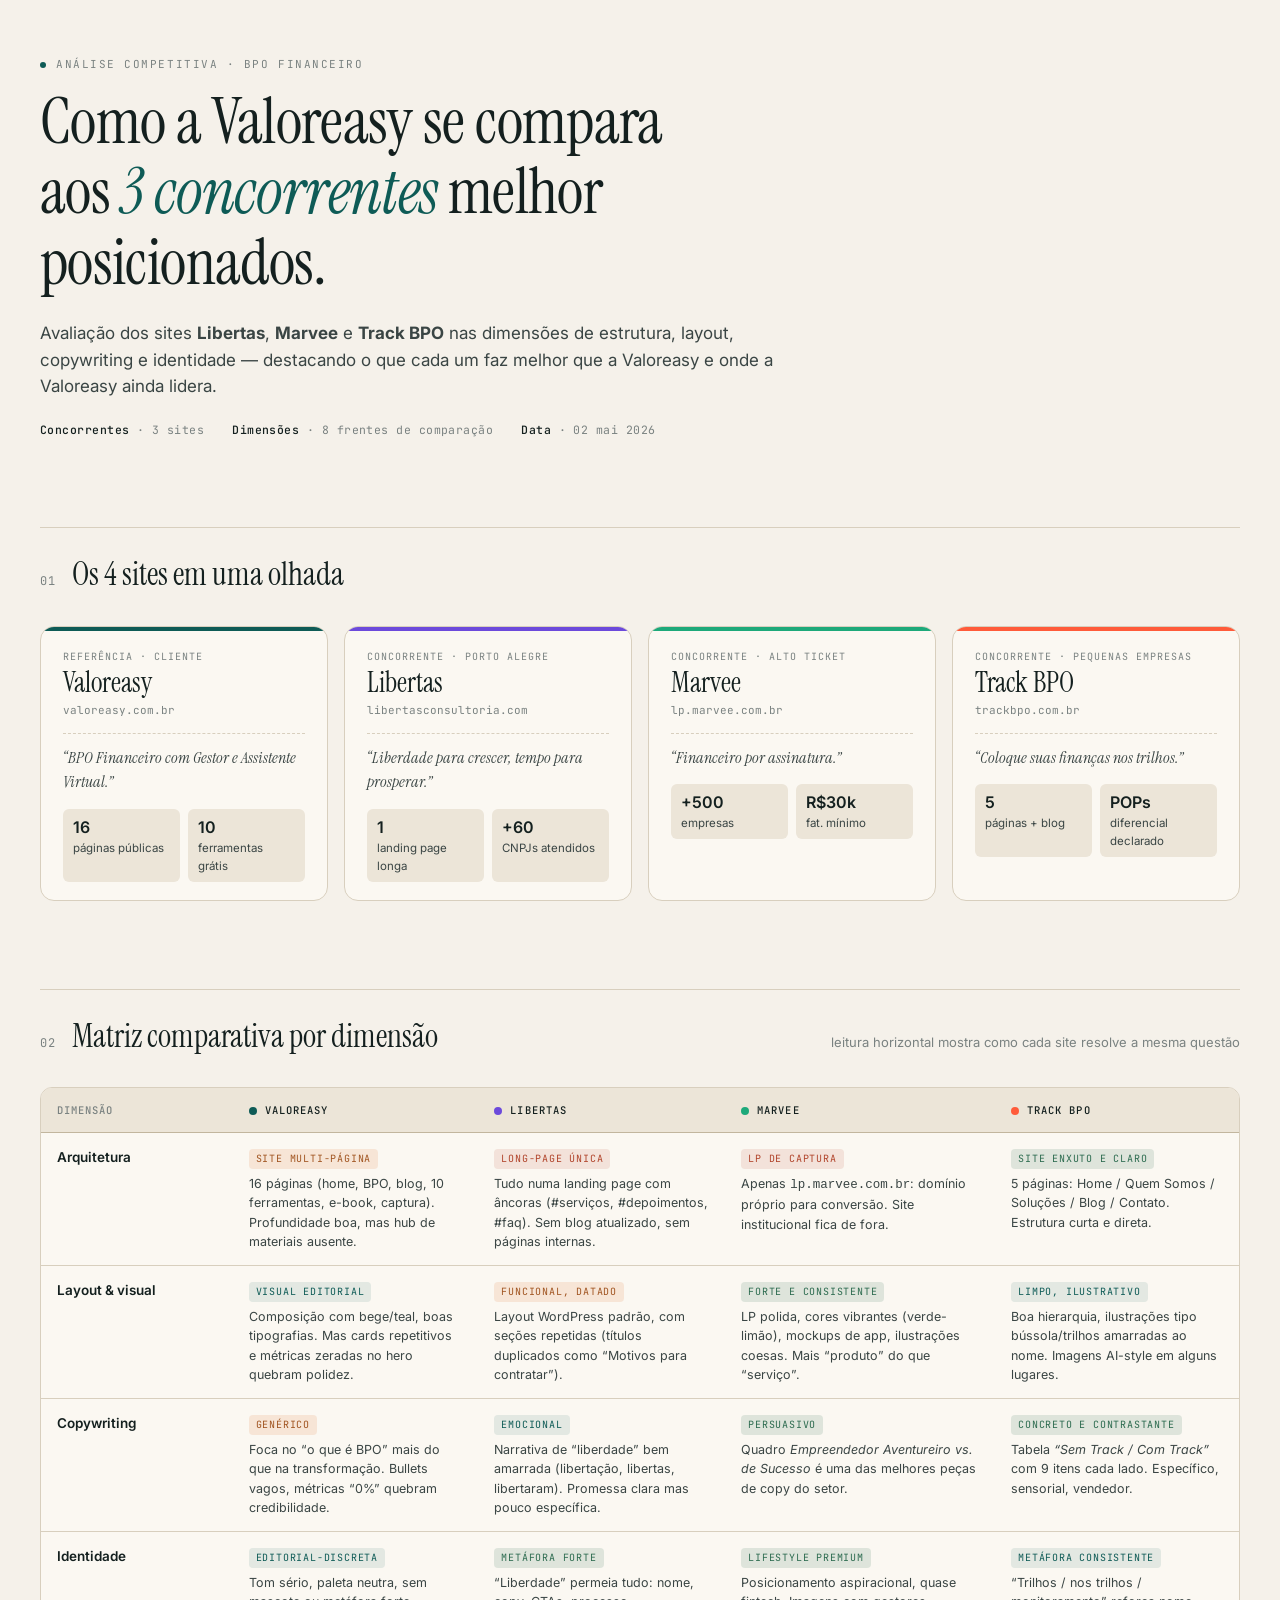
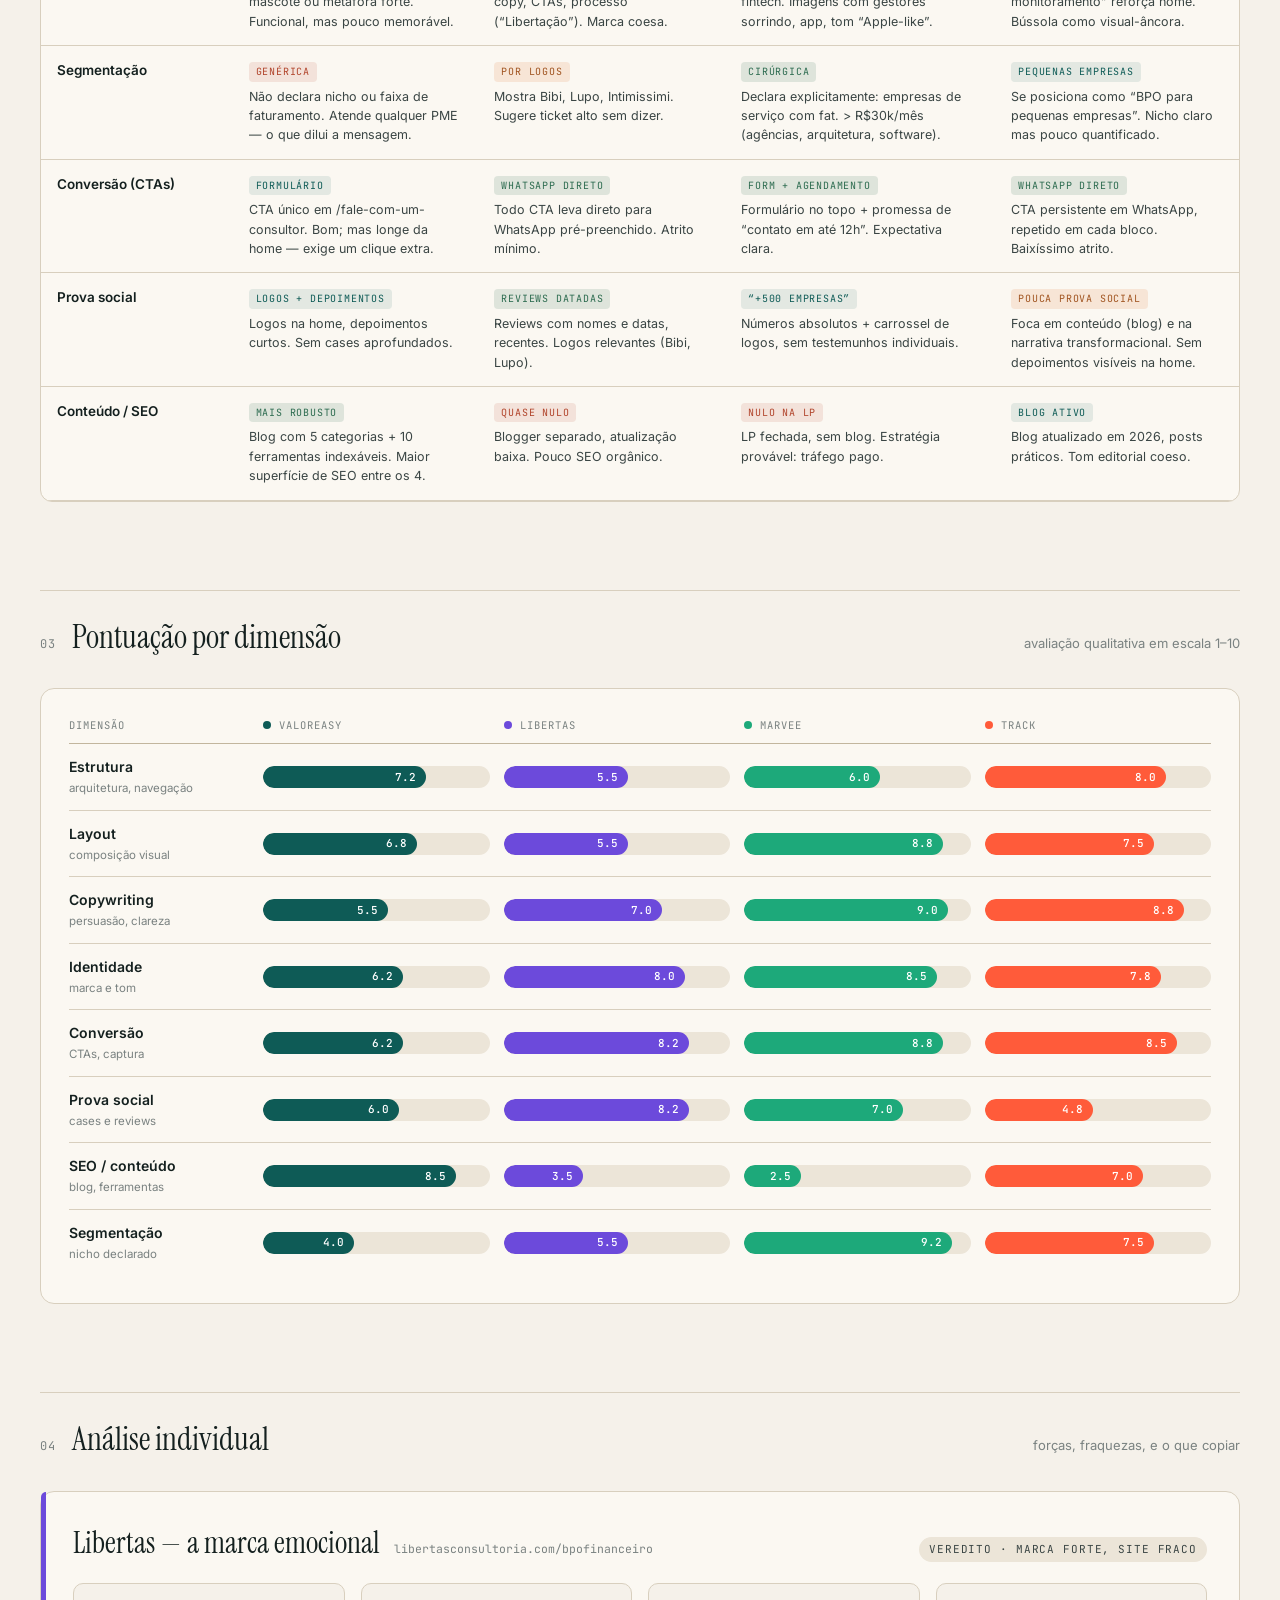
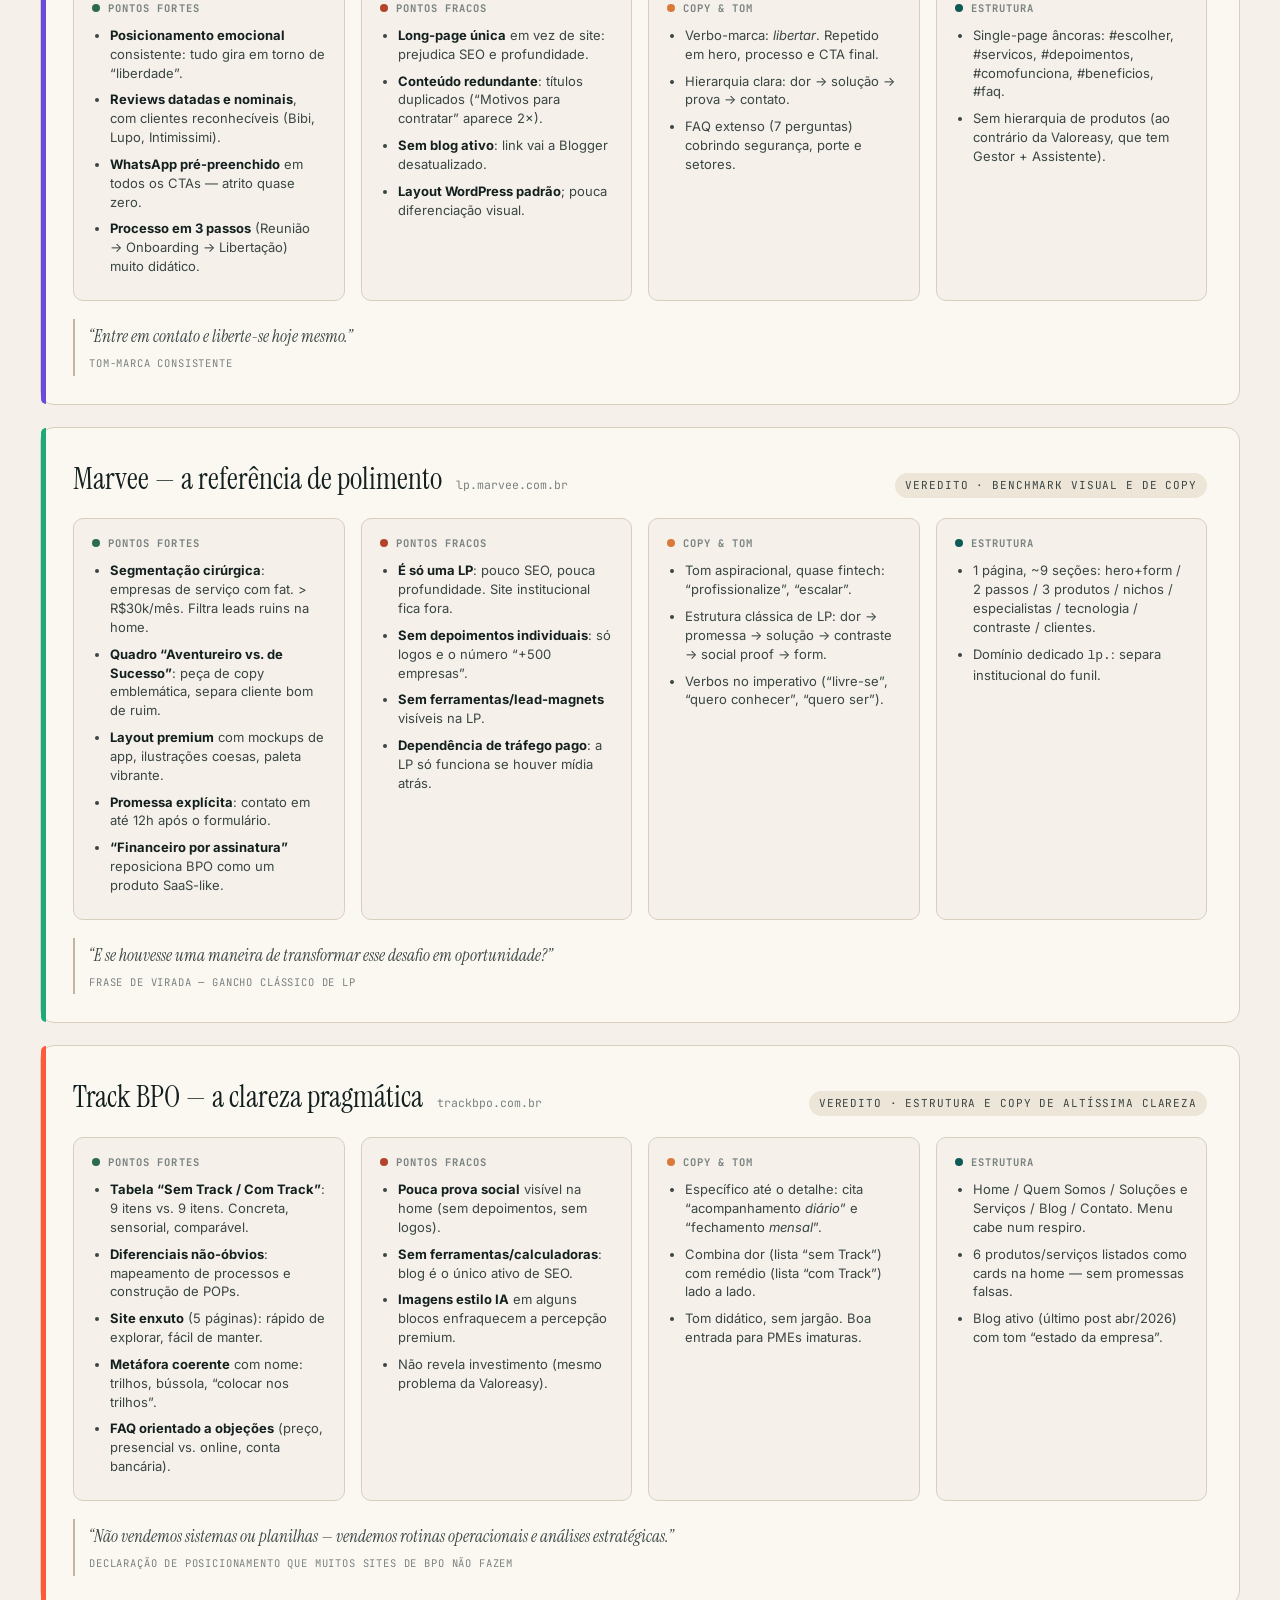
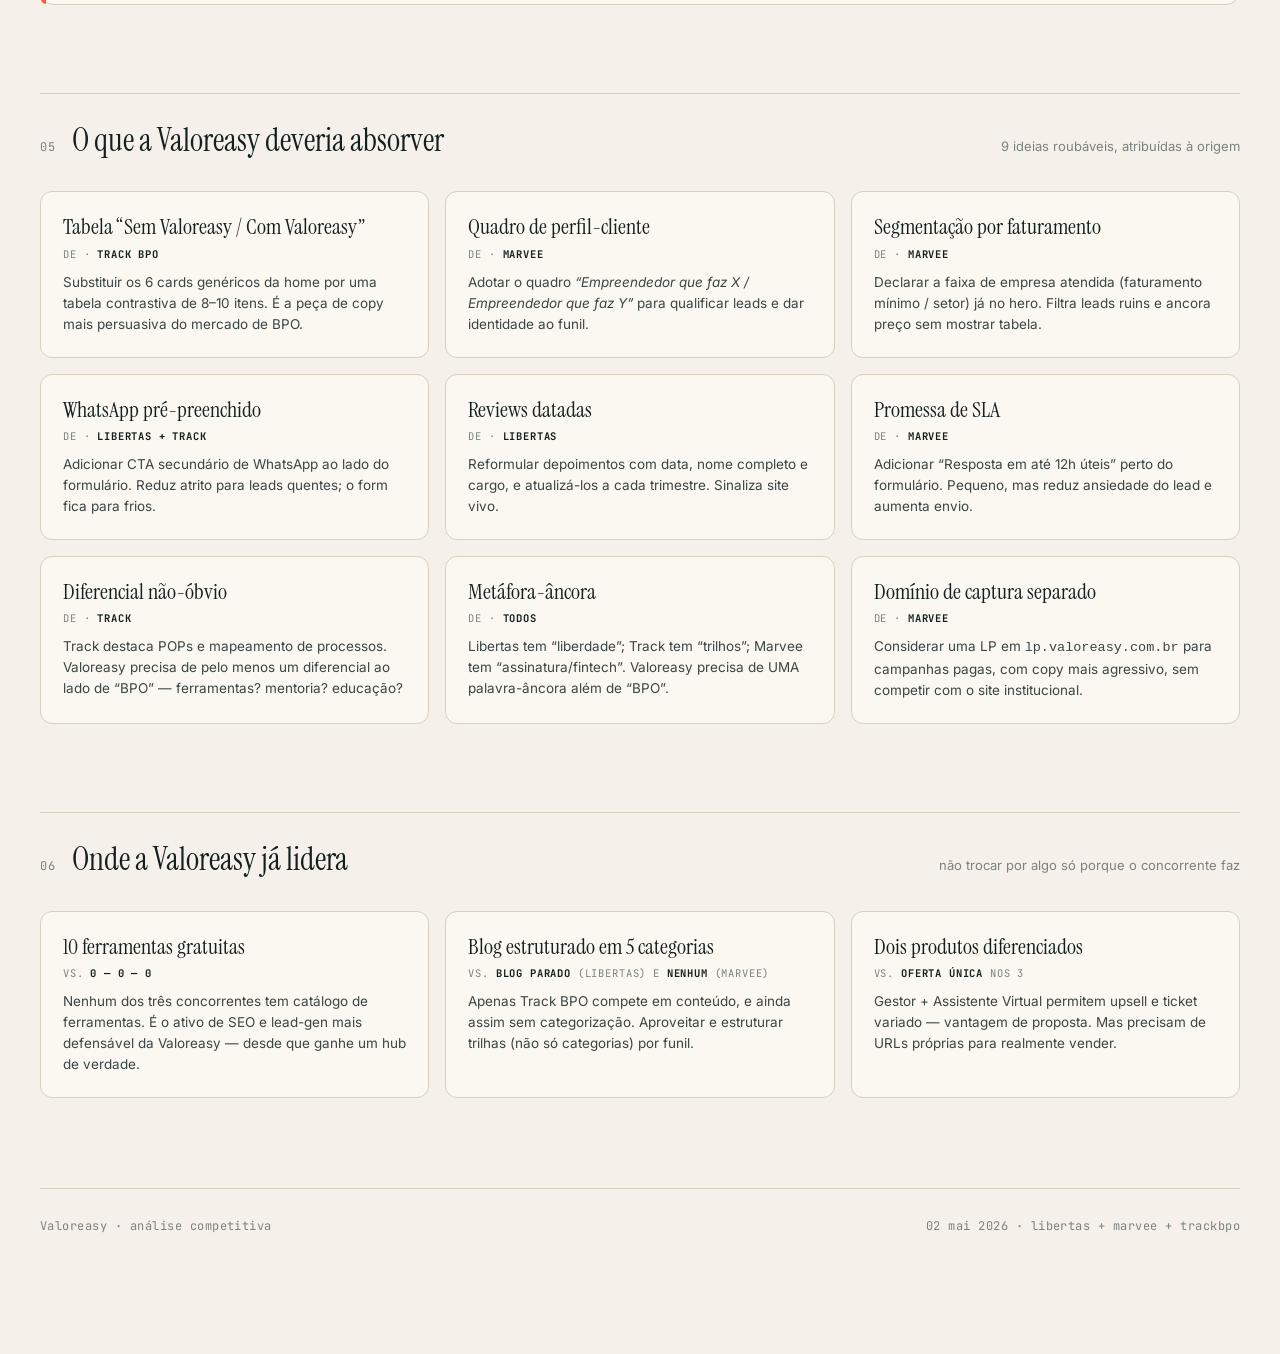
<file: ARTEFATOS/Comparativo Concorrentes.html>
<!doctype html>
<html lang="pt-br">
<head>
<meta charset="utf-8" />
<meta name="viewport" content="width=device-width, initial-scale=1" />
<title>Comparativo competitivo — Valoreasy vs. concorrentes</title>
<link rel="preconnect" href="https://fonts.googleapis.com">
<link rel="preconnect" href="https://fonts.gstatic.com" crossorigin>
<link href="https://fonts.googleapis.com/css2?family=Instrument+Serif:ital@0;1&family=Inter:wght@400;500;600;700&family=JetBrains+Mono:wght@400;500&display=swap" rel="stylesheet">
<style>
  :root{
    --bg: #f5f1ea;
    --bg-2: #ece5d8;
    --paper: #fbf8f2;
    --ink: #14201f;
    --ink-2: #3a4544;
    --muted: #7a8281;
    --line: #d8cfbe;
    --line-2: #c2b69e;
    --accent: #0e5b56;
    --accent-2: #d97a3a;
    --warn: #b1442b;
    --good: #2c6b4f;

    /* brand colors per competitor */
    --c-valore: #0e5b56;
    --c-libertas: #6c4adb;
    --c-marvee: #1da97a;
    --c-track: #ff5b3a;
    --shadow: 0 1px 0 rgba(20,32,31,.04), 0 24px 60px -28px rgba(20,32,31,.18);
  }
  *{ box-sizing: border-box; }
  html, body{ margin:0; padding:0; background: var(--bg); color: var(--ink); font-family: "Inter", system-ui, sans-serif; -webkit-font-smoothing: antialiased; }
  body{ font-size: 15px; line-height: 1.55; }
  .wrap{ max-width: 1280px; margin: 0 auto; padding: 56px 40px 120px; }

  .eyebrow{
    font-family: "JetBrains Mono", monospace;
    font-size: 11px; letter-spacing: .14em; text-transform: uppercase;
    color: var(--muted);
    display: flex; align-items: center; gap: 10px;
  }
  .eyebrow .dot{ width:6px; height:6px; border-radius: 50%; background: var(--accent); }

  h1{
    font-family: "Instrument Serif", serif;
    font-weight: 400;
    font-size: clamp(38px, 5.2vw, 64px);
    line-height: 1.1;
    letter-spacing: -0.01em;
    margin: 14px 0 22px;
    max-width: 22ch;
  }
  h1 em{ font-style: italic; color: var(--accent); }
  .lede{
    max-width: 740px;
    color: var(--ink-2);
    font-size: 17px;
  }
  .meta{
    margin-top: 22px;
    display: flex; gap: 28px; flex-wrap: wrap;
    color: var(--muted);
    font-family: "JetBrains Mono", monospace;
    font-size: 11.5px; letter-spacing: .04em;
  }
  .meta b{ color: var(--ink); font-weight: 500; }

  .section{ margin-top: 88px; }
  .section-head{
    display: flex; align-items: baseline; gap: 16px;
    border-top: 1px solid var(--line);
    padding-top: 22px;
    margin-bottom: 26px;
  }
  .section-num{
    font-family: "JetBrains Mono", monospace;
    font-size: 12px; color: var(--muted); letter-spacing: .1em;
  }
  .section-title{
    font-family: "Instrument Serif", serif; font-weight: 400;
    font-size: 32px; margin: 0;
  }
  .section-sub{
    color: var(--muted);
    margin-left: auto;
    font-size: 13px;
  }

  /* ===== Player cards row ===== */
  .players{
    display: grid;
    grid-template-columns: repeat(4, 1fr);
    gap: 16px;
  }
  .player{
    background: var(--paper);
    border: 1px solid var(--line);
    border-radius: 14px;
    padding: 22px 22px 18px;
    position: relative;
    overflow: hidden;
  }
  .player .stripe{
    position: absolute; top: 0; left: 0; right: 0; height: 4px;
  }
  .player.valore  .stripe{ background: var(--c-valore); }
  .player.libertas .stripe{ background: var(--c-libertas); }
  .player.marvee  .stripe{ background: var(--c-marvee); }
  .player.track   .stripe{ background: var(--c-track); }

  .player .role{
    font-family: "JetBrains Mono", monospace;
    font-size: 10px; letter-spacing: .1em; text-transform: uppercase;
    color: var(--muted);
  }
  .player h3{
    font-family: "Instrument Serif", serif; font-weight: 400;
    font-size: 28px; margin: 4px 0 4px; line-height: 1.05;
  }
  .player .url{
    font-family: "JetBrains Mono", monospace;
    font-size: 11px; color: var(--muted); margin-bottom: 14px;
    word-break: break-all;
  }
  .player .tagline{
    font-size: 13.5px; color: var(--ink-2);
    border-top: 1px dashed var(--line);
    padding-top: 12px;
    font-style: italic;
    font-family: "Instrument Serif", serif;
    font-size: 16px;
  }
  .player .stats{
    display: grid; grid-template-columns: 1fr 1fr; gap: 8px;
    margin-top: 14px;
  }
  .player .stats div{
    background: var(--bg-2);
    padding: 6px 10px;
    border-radius: 6px;
    font-size: 11.5px;
    color: var(--ink-2);
  }
  .player .stats div b{ display: block; font-size: 16px; color: var(--ink); font-weight: 600; }

  /* ===== Comparison matrix ===== */
  .matrix{
    background: var(--paper);
    border: 1px solid var(--line);
    border-radius: 12px;
    overflow: hidden;
  }
  table.cmp{ width: 100%; border-collapse: collapse; font-size: 13.5px; }
  table.cmp th, table.cmp td{
    text-align: left; padding: 14px 16px;
    border-bottom: 1px solid var(--line);
    vertical-align: top;
  }
  table.cmp thead th{
    font-family: "JetBrains Mono", monospace;
    font-size: 10.5px; letter-spacing: .1em; text-transform: uppercase;
    color: var(--muted); font-weight: 500;
    background: var(--bg-2);
    border-bottom: 1px solid var(--line-2);
    position: sticky; top: 0;
  }
  table.cmp thead th.brand{
    color: var(--ink);
  }
  table.cmp thead th.brand i{
    display: inline-block; width: 8px; height: 8px; border-radius: 50%; margin-right: 8px; vertical-align: middle;
  }
  table.cmp thead th.b-valore i{ background: var(--c-valore); }
  table.cmp thead th.b-libertas i{ background: var(--c-libertas); }
  table.cmp thead th.b-marvee i{ background: var(--c-marvee); }
  table.cmp thead th.b-track i{ background: var(--c-track); }

  table.cmp td.dim{
    font-weight: 600; color: var(--ink); width: 16%;
  }
  table.cmp td .v{
    display: block; font-size: 12.5px; color: var(--ink-2);
  }
  table.cmp td .badge{
    display: inline-block;
    font-family: "JetBrains Mono", monospace;
    font-size: 10px; letter-spacing: .08em; text-transform: uppercase;
    padding: 2px 7px; border-radius: 4px;
    margin-bottom: 5px;
  }
  .b-strong{ background: rgba(44,107,79,.14); color: var(--good); }
  .b-ok{ background: rgba(14,91,86,.10); color: var(--accent); }
  .b-mid{ background: rgba(217,122,58,.15); color: #a05420; }
  .b-weak{ background: rgba(177,68,43,.12); color: var(--warn); }

  /* ===== Per-competitor breakdown ===== */
  .breakdowns{ display: grid; grid-template-columns: 1fr; gap: 22px; }
  .bd{
    background: var(--paper);
    border: 1px solid var(--line);
    border-radius: 14px;
    padding: 28px 32px;
    position: relative;
  }
  .bd::before{
    content: "";
    position: absolute; top: 0; left: 0; bottom: 0;
    width: 5px;
    border-top-left-radius: 14px; border-bottom-left-radius: 14px;
  }
  .bd.valore::before{ background: var(--c-valore); }
  .bd.libertas::before{ background: var(--c-libertas); }
  .bd.marvee::before{ background: var(--c-marvee); }
  .bd.track::before{ background: var(--c-track); }

  .bd-head{
    display: flex; align-items: baseline; gap: 14px; flex-wrap: wrap;
    margin-bottom: 16px;
  }
  .bd-head h3{
    font-family: "Instrument Serif", serif; font-weight: 400;
    font-size: 30px; margin: 0;
  }
  .bd-head .url{
    font-family: "JetBrains Mono", monospace;
    font-size: 11.5px; color: var(--muted);
  }
  .bd-head .verdict{
    margin-left: auto;
    font-family: "JetBrains Mono", monospace;
    font-size: 11px; letter-spacing: .08em; text-transform: uppercase;
    padding: 4px 10px; border-radius: 999px;
    background: var(--bg-2); color: var(--ink-2);
  }

  .grid4{
    display: grid;
    grid-template-columns: repeat(4, 1fr);
    gap: 16px;
  }
  .grid4 .col{
    background: var(--bg);
    border: 1px solid var(--line);
    border-radius: 10px;
    padding: 16px 18px;
  }
  .grid4 .col h5{
    font-family: "JetBrains Mono", monospace;
    font-size: 10.5px; letter-spacing: .1em; text-transform: uppercase;
    color: var(--muted);
    margin: 0 0 10px;
    display: flex; align-items: center; gap: 8px;
  }
  .grid4 .col h5::before{
    content: ""; width: 8px; height: 8px; border-radius: 50%;
  }
  .col.s h5::before{ background: var(--good); }
  .col.w h5::before{ background: var(--warn); }
  .col.copy h5::before{ background: var(--accent-2); }
  .col.struct h5::before{ background: var(--accent); }
  .grid4 .col ul{ margin: 0; padding-left: 18px; }
  .grid4 .col li{ font-size: 13px; color: var(--ink-2); margin-bottom: 8px; line-height: 1.45; }
  .grid4 .col li b{ color: var(--ink); }

  .quote{
    margin-top: 18px;
    border-left: 2px solid var(--line-2);
    padding: 4px 0 4px 14px;
    font-family: "Instrument Serif", serif;
    font-style: italic;
    font-size: 17px;
    color: var(--ink-2);
  }
  .quote span{
    display: block;
    font-family: "JetBrains Mono", monospace;
    font-style: normal;
    font-size: 10.5px; letter-spacing: .08em; text-transform: uppercase;
    color: var(--muted);
    margin-top: 6px;
  }

  /* ===== Scorecard ===== */
  .scores{
    background: var(--paper);
    border: 1px solid var(--line);
    border-radius: 14px;
    padding: 28px;
  }
  .score-row{
    display: grid;
    grid-template-columns: 180px repeat(4, 1fr);
    gap: 14px;
    align-items: center;
    padding: 12px 0;
    border-bottom: 1px solid var(--line);
  }
  .score-row:last-child{ border-bottom: 0; }
  .score-row .lbl{
    font-weight: 600; font-size: 14px;
  }
  .score-row .lbl small{ display: block; color: var(--muted); font-weight: 400; font-size: 11.5px; margin-top: 2px; }
  .bar{
    background: var(--bg-2);
    border-radius: 999px;
    height: 22px;
    position: relative;
    overflow: hidden;
  }
  .bar .fill{
    height: 100%;
    border-radius: 999px;
    display: flex; align-items: center;
    padding-right: 10px;
    justify-content: flex-end;
    color: white;
    font-family: "JetBrains Mono", monospace;
    font-size: 11px;
    font-weight: 500;
  }
  .fill.valore{ background: var(--c-valore); }
  .fill.libertas{ background: var(--c-libertas); }
  .fill.marvee{ background: var(--c-marvee); }
  .fill.track{ background: var(--c-track); }
  .score-head{
    display: grid;
    grid-template-columns: 180px repeat(4, 1fr);
    gap: 14px;
    padding-bottom: 10px;
    border-bottom: 1px solid var(--line-2);
    font-family: "JetBrains Mono", monospace;
    font-size: 10.5px; letter-spacing: .1em; text-transform: uppercase;
    color: var(--muted);
  }
  .score-head .brand{ display: flex; align-items: center; gap: 8px; }
  .score-head .brand i{ width: 8px; height: 8px; border-radius: 50%; }
  .score-head .brand i.valore{ background: var(--c-valore); }
  .score-head .brand i.libertas{ background: var(--c-libertas); }
  .score-head .brand i.marvee{ background: var(--c-marvee); }
  .score-head .brand i.track{ background: var(--c-track); }

  /* ===== Takeaways ===== */
  .takeaways{
    display: grid;
    grid-template-columns: repeat(3, 1fr);
    gap: 16px;
  }
  .take{
    background: var(--paper);
    border: 1px solid var(--line);
    border-radius: 12px;
    padding: 22px;
  }
  .take h4{
    font-family: "Instrument Serif", serif;
    font-weight: 400;
    font-size: 22px;
    margin: 0 0 6px;
    line-height: 1.15;
  }
  .take .from{
    font-family: "JetBrains Mono", monospace;
    font-size: 10.5px; letter-spacing: .08em; text-transform: uppercase;
    color: var(--muted);
    margin-bottom: 10px;
  }
  .take .from b{ color: var(--ink); }
  .take p{ margin: 0; color: var(--ink-2); font-size: 13.5px; }

  footer{
    margin-top: 90px;
    padding-top: 28px;
    border-top: 1px solid var(--line);
    color: var(--muted);
    font-size: 12px;
    display: flex; justify-content: space-between; flex-wrap: wrap; gap: 12px;
    font-family: "JetBrains Mono", monospace;
    letter-spacing: .04em;
  }

  @media (max-width: 1100px){
    .players{ grid-template-columns: repeat(2, 1fr); }
    .grid4{ grid-template-columns: repeat(2, 1fr); }
    .takeaways{ grid-template-columns: 1fr; }
    .score-row, .score-head{ grid-template-columns: 130px repeat(4, 1fr); }
  }
  @media (max-width: 720px){
    .wrap{ padding: 32px 20px 80px; }
    .players{ grid-template-columns: 1fr; }
    .grid4{ grid-template-columns: 1fr; }
    .score-row, .score-head{ grid-template-columns: 1fr; }
    .score-row .lbl{ margin-bottom: 4px; }
  }
</style>
</head>
<body>
<div class="wrap">

  <!-- HEADER -->
  <header>
    <div class="eyebrow"><span class="dot"></span> Análise competitiva · BPO financeiro</div>
    <h1>Como a Valoreasy se compara aos <em>3 concorrentes</em> melhor posicionados.</h1>
    <p class="lede">
      Avaliação dos sites <b>Libertas</b>, <b>Marvee</b> e <b>Track BPO</b> nas dimensões de estrutura,
      layout, copywriting e identidade — destacando o que cada um faz melhor que a Valoreasy
      e onde a Valoreasy ainda lidera.
    </p>
    <div class="meta">
      <span><b>Concorrentes</b> · 3 sites</span>
      <span><b>Dimensões</b> · 8 frentes de comparação</span>
      <span><b>Data</b> · 02 mai 2026</span>
    </div>
  </header>

  <!-- 01 — Players -->
  <section class="section">
    <div class="section-head">
      <span class="section-num">01</span>
      <h2 class="section-title">Os 4 sites em uma olhada</h2>
    </div>
    <div class="players">
      <div class="player valore">
        <div class="stripe"></div>
        <div class="role">Referência · cliente</div>
        <h3>Valoreasy</h3>
        <div class="url">valoreasy.com.br</div>
        <div class="tagline">“BPO Financeiro com Gestor e Assistente Virtual.”</div>
        <div class="stats">
          <div><b>16</b>páginas públicas</div>
          <div><b>10</b>ferramentas grátis</div>
        </div>
      </div>

      <div class="player libertas">
        <div class="stripe"></div>
        <div class="role">Concorrente · Porto Alegre</div>
        <h3>Libertas</h3>
        <div class="url">libertasconsultoria.com</div>
        <div class="tagline">“Liberdade para crescer, tempo para prosperar.”</div>
        <div class="stats">
          <div><b>1</b>landing page longa</div>
          <div><b>+60</b>CNPJs atendidos</div>
        </div>
      </div>

      <div class="player marvee">
        <div class="stripe"></div>
        <div class="role">Concorrente · alto ticket</div>
        <h3>Marvee</h3>
        <div class="url">lp.marvee.com.br</div>
        <div class="tagline">“Financeiro por assinatura.”</div>
        <div class="stats">
          <div><b>+500</b>empresas</div>
          <div><b>R$30k</b>fat. mínimo</div>
        </div>
      </div>

      <div class="player track">
        <div class="stripe"></div>
        <div class="role">Concorrente · pequenas empresas</div>
        <h3>Track BPO</h3>
        <div class="url">trackbpo.com.br</div>
        <div class="tagline">“Coloque suas finanças nos trilhos.”</div>
        <div class="stats">
          <div><b>5</b>páginas + blog</div>
          <div><b>POPs</b>diferencial declarado</div>
        </div>
      </div>
    </div>
  </section>

  <!-- 02 — Comparison matrix -->
  <section class="section">
    <div class="section-head">
      <span class="section-num">02</span>
      <h2 class="section-title">Matriz comparativa por dimensão</h2>
      <span class="section-sub">leitura horizontal mostra como cada site resolve a mesma questão</span>
    </div>

    <div class="matrix">
      <table class="cmp">
        <thead>
          <tr>
            <th>Dimensão</th>
            <th class="brand b-valore"><i></i>Valoreasy</th>
            <th class="brand b-libertas"><i></i>Libertas</th>
            <th class="brand b-marvee"><i></i>Marvee</th>
            <th class="brand b-track"><i></i>Track BPO</th>
          </tr>
        </thead>
        <tbody>
          <tr>
            <td class="dim">Arquitetura</td>
            <td><span class="badge b-mid">Site multi-página</span><span class="v">16 páginas (home, BPO, blog, 10 ferramentas, e-book, captura). Profundidade boa, mas hub de materiais ausente.</span></td>
            <td><span class="badge b-weak">Long-page única</span><span class="v">Tudo numa landing page com âncoras (#serviços, #depoimentos, #faq). Sem blog atualizado, sem páginas internas.</span></td>
            <td><span class="badge b-weak">LP de captura</span><span class="v">Apenas <code>lp.marvee.com.br</code>: domínio próprio para conversão. Site institucional fica de fora.</span></td>
            <td><span class="badge b-strong">Site enxuto e claro</span><span class="v">5 páginas: Home / Quem Somos / Soluções / Blog / Contato. Estrutura curta e direta.</span></td>
          </tr>
          <tr>
            <td class="dim">Layout &amp; visual</td>
            <td><span class="badge b-ok">Visual editorial</span><span class="v">Composição com bege/teal, boas tipografias. Mas cards repetitivos e métricas zeradas no hero quebram polidez.</span></td>
            <td><span class="badge b-mid">Funcional, datado</span><span class="v">Layout WordPress padrão, com seções repetidas (títulos duplicados como “Motivos para contratar”).</span></td>
            <td><span class="badge b-strong">Forte e consistente</span><span class="v">LP polida, cores vibrantes (verde-limão), mockups de app, ilustrações coesas. Mais “produto” do que “serviço”.</span></td>
            <td><span class="badge b-ok">Limpo, ilustrativo</span><span class="v">Boa hierarquia, ilustrações tipo bússola/trilhos amarradas ao nome. Imagens AI-style em alguns lugares.</span></td>
          </tr>
          <tr>
            <td class="dim">Copywriting</td>
            <td><span class="badge b-mid">Genérico</span><span class="v">Foca no “o que é BPO” mais do que na transformação. Bullets vagos, métricas “0%” quebram credibilidade.</span></td>
            <td><span class="badge b-ok">Emocional</span><span class="v">Narrativa de “liberdade” bem amarrada (libertação, libertas, libertaram). Promessa clara mas pouco específica.</span></td>
            <td><span class="badge b-strong">Persuasivo</span><span class="v">Quadro <i>Empreendedor Aventureiro vs. de Sucesso</i> é uma das melhores peças de copy do setor.</span></td>
            <td><span class="badge b-strong">Concreto e contrastante</span><span class="v">Tabela <i>“Sem Track / Com Track”</i> com 9 itens cada lado. Específico, sensorial, vendedor.</span></td>
          </tr>
          <tr>
            <td class="dim">Identidade</td>
            <td><span class="badge b-ok">Editorial-discreta</span><span class="v">Tom sério, paleta neutra, sem mascote ou metáfora forte. Funcional, mas pouco memorável.</span></td>
            <td><span class="badge b-strong">Metáfora forte</span><span class="v">“Liberdade” permeia tudo: nome, copy, CTAs, processo (“Libertação”). Marca coesa.</span></td>
            <td><span class="badge b-strong">Lifestyle premium</span><span class="v">Posicionamento aspiracional, quase fintech. Imagens com gestores sorrindo, app, tom “Apple-like”.</span></td>
            <td><span class="badge b-ok">Metáfora consistente</span><span class="v">“Trilhos / nos trilhos / monitoramento” reforça nome. Bússola como visual-âncora.</span></td>
          </tr>
          <tr>
            <td class="dim">Segmentação</td>
            <td><span class="badge b-weak">Genérica</span><span class="v">Não declara nicho ou faixa de faturamento. Atende qualquer PME — o que dilui a mensagem.</span></td>
            <td><span class="badge b-mid">Por logos</span><span class="v">Mostra Bibi, Lupo, Intimissimi. Sugere ticket alto sem dizer.</span></td>
            <td><span class="badge b-strong">Cirúrgica</span><span class="v">Declara explicitamente: empresas de serviço com fat. &gt; R$30k/mês (agências, arquitetura, software).</span></td>
            <td><span class="badge b-ok">Pequenas empresas</span><span class="v">Se posiciona como “BPO para pequenas empresas”. Nicho claro mas pouco quantificado.</span></td>
          </tr>
          <tr>
            <td class="dim">Conversão (CTAs)</td>
            <td><span class="badge b-ok">Formulário</span><span class="v">CTA único em /fale-com-um-consultor. Bom; mas longe da home — exige um clique extra.</span></td>
            <td><span class="badge b-strong">WhatsApp direto</span><span class="v">Todo CTA leva direto para WhatsApp pré-preenchido. Atrito mínimo.</span></td>
            <td><span class="badge b-strong">Form + agendamento</span><span class="v">Formulário no topo + promessa de “contato em até 12h”. Expectativa clara.</span></td>
            <td><span class="badge b-strong">WhatsApp direto</span><span class="v">CTA persistente em WhatsApp, repetido em cada bloco. Baixíssimo atrito.</span></td>
          </tr>
          <tr>
            <td class="dim">Prova social</td>
            <td><span class="badge b-ok">Logos + depoimentos</span><span class="v">Logos na home, depoimentos curtos. Sem cases aprofundados.</span></td>
            <td><span class="badge b-strong">Reviews datadas</span><span class="v">Reviews com nomes e datas, recentes. Logos relevantes (Bibi, Lupo).</span></td>
            <td><span class="badge b-ok">“+500 empresas”</span><span class="v">Números absolutos + carrossel de logos, sem testemunhos individuais.</span></td>
            <td><span class="badge b-mid">Pouca prova social</span><span class="v">Foca em conteúdo (blog) e na narrativa transformacional. Sem depoimentos visíveis na home.</span></td>
          </tr>
          <tr>
            <td class="dim">Conteúdo / SEO</td>
            <td><span class="badge b-strong">Mais robusto</span><span class="v">Blog com 5 categorias + 10 ferramentas indexáveis. Maior superfície de SEO entre os 4.</span></td>
            <td><span class="badge b-weak">Quase nulo</span><span class="v">Blogger separado, atualização baixa. Pouco SEO orgânico.</span></td>
            <td><span class="badge b-weak">Nulo na LP</span><span class="v">LP fechada, sem blog. Estratégia provável: tráfego pago.</span></td>
            <td><span class="badge b-ok">Blog ativo</span><span class="v">Blog atualizado em 2026, posts práticos. Tom editorial coeso.</span></td>
          </tr>
        </tbody>
      </table>
    </div>
  </section>

  <!-- 03 — Score visual -->
  <section class="section">
    <div class="section-head">
      <span class="section-num">03</span>
      <h2 class="section-title">Pontuação por dimensão</h2>
      <span class="section-sub">avaliação qualitativa em escala 1–10</span>
    </div>

    <div class="scores">
      <div class="score-head">
        <span>Dimensão</span>
        <span class="brand"><i class="valore"></i>Valoreasy</span>
        <span class="brand"><i class="libertas"></i>Libertas</span>
        <span class="brand"><i class="marvee"></i>Marvee</span>
        <span class="brand"><i class="track"></i>Track</span>
      </div>

      <!-- rows generated from data -->
      <div class="score-row" data-row="estr">
        <div class="lbl">Estrutura<small>arquitetura, navegação</small></div>
        <div class="bar"><div class="fill valore" style="width:72%">7.2</div></div>
        <div class="bar"><div class="fill libertas" style="width:55%">5.5</div></div>
        <div class="bar"><div class="fill marvee" style="width:60%">6.0</div></div>
        <div class="bar"><div class="fill track" style="width:80%">8.0</div></div>
      </div>
      <div class="score-row">
        <div class="lbl">Layout<small>composição visual</small></div>
        <div class="bar"><div class="fill valore" style="width:68%">6.8</div></div>
        <div class="bar"><div class="fill libertas" style="width:55%">5.5</div></div>
        <div class="bar"><div class="fill marvee" style="width:88%">8.8</div></div>
        <div class="bar"><div class="fill track" style="width:75%">7.5</div></div>
      </div>
      <div class="score-row">
        <div class="lbl">Copywriting<small>persuasão, clareza</small></div>
        <div class="bar"><div class="fill valore" style="width:55%">5.5</div></div>
        <div class="bar"><div class="fill libertas" style="width:70%">7.0</div></div>
        <div class="bar"><div class="fill marvee" style="width:90%">9.0</div></div>
        <div class="bar"><div class="fill track" style="width:88%">8.8</div></div>
      </div>
      <div class="score-row">
        <div class="lbl">Identidade<small>marca e tom</small></div>
        <div class="bar"><div class="fill valore" style="width:62%">6.2</div></div>
        <div class="bar"><div class="fill libertas" style="width:80%">8.0</div></div>
        <div class="bar"><div class="fill marvee" style="width:85%">8.5</div></div>
        <div class="bar"><div class="fill track" style="width:78%">7.8</div></div>
      </div>
      <div class="score-row">
        <div class="lbl">Conversão<small>CTAs, captura</small></div>
        <div class="bar"><div class="fill valore" style="width:62%">6.2</div></div>
        <div class="bar"><div class="fill libertas" style="width:82%">8.2</div></div>
        <div class="bar"><div class="fill marvee" style="width:88%">8.8</div></div>
        <div class="bar"><div class="fill track" style="width:85%">8.5</div></div>
      </div>
      <div class="score-row">
        <div class="lbl">Prova social<small>cases e reviews</small></div>
        <div class="bar"><div class="fill valore" style="width:60%">6.0</div></div>
        <div class="bar"><div class="fill libertas" style="width:82%">8.2</div></div>
        <div class="bar"><div class="fill marvee" style="width:70%">7.0</div></div>
        <div class="bar"><div class="fill track" style="width:48%">4.8</div></div>
      </div>
      <div class="score-row">
        <div class="lbl">SEO / conteúdo<small>blog, ferramentas</small></div>
        <div class="bar"><div class="fill valore" style="width:85%">8.5</div></div>
        <div class="bar"><div class="fill libertas" style="width:35%">3.5</div></div>
        <div class="bar"><div class="fill marvee" style="width:25%">2.5</div></div>
        <div class="bar"><div class="fill track" style="width:70%">7.0</div></div>
      </div>
      <div class="score-row">
        <div class="lbl">Segmentação<small>nicho declarado</small></div>
        <div class="bar"><div class="fill valore" style="width:40%">4.0</div></div>
        <div class="bar"><div class="fill libertas" style="width:55%">5.5</div></div>
        <div class="bar"><div class="fill marvee" style="width:92%">9.2</div></div>
        <div class="bar"><div class="fill track" style="width:75%">7.5</div></div>
      </div>
    </div>
  </section>

  <!-- 04 — Per-competitor breakdown -->
  <section class="section">
    <div class="section-head">
      <span class="section-num">04</span>
      <h2 class="section-title">Análise individual</h2>
      <span class="section-sub">forças, fraquezas, e o que copiar</span>
    </div>

    <div class="breakdowns">

      <!-- LIBERTAS -->
      <div class="bd libertas">
        <div class="bd-head">
          <h3>Libertas — a marca emocional</h3>
          <span class="url">libertasconsultoria.com/bpofinanceiro</span>
          <span class="verdict">Veredito · marca forte, site fraco</span>
        </div>
        <div class="grid4">
          <div class="col s">
            <h5>Pontos fortes</h5>
            <ul>
              <li><b>Posicionamento emocional</b> consistente: tudo gira em torno de “liberdade”.</li>
              <li><b>Reviews datadas e nominais</b>, com clientes reconhecíveis (Bibi, Lupo, Intimissimi).</li>
              <li><b>WhatsApp pré-preenchido</b> em todos os CTAs — atrito quase zero.</li>
              <li><b>Processo em 3 passos</b> (Reunião → Onboarding → Libertação) muito didático.</li>
            </ul>
          </div>
          <div class="col w">
            <h5>Pontos fracos</h5>
            <ul>
              <li><b>Long-page única</b> em vez de site: prejudica SEO e profundidade.</li>
              <li><b>Conteúdo redundante</b>: títulos duplicados (“Motivos para contratar” aparece 2×).</li>
              <li><b>Sem blog ativo</b>: link vai a Blogger desatualizado.</li>
              <li><b>Layout WordPress padrão</b>; pouca diferenciação visual.</li>
            </ul>
          </div>
          <div class="col copy">
            <h5>Copy &amp; tom</h5>
            <ul>
              <li>Verbo-marca: <i>libertar</i>. Repetido em hero, processo e CTA final.</li>
              <li>Hierarquia clara: dor → solução → prova → contato.</li>
              <li>FAQ extenso (7 perguntas) cobrindo segurança, porte e setores.</li>
            </ul>
          </div>
          <div class="col struct">
            <h5>Estrutura</h5>
            <ul>
              <li>Single-page âncoras: #escolher, #servicos, #depoimentos, #comofunciona, #beneficios, #faq.</li>
              <li>Sem hierarquia de produtos (ao contrário da Valoreasy, que tem Gestor + Assistente).</li>
            </ul>
          </div>
        </div>
        <div class="quote">“Entre em contato e liberte-se hoje mesmo.”<span>tom-marca consistente</span></div>
      </div>

      <!-- MARVEE -->
      <div class="bd marvee">
        <div class="bd-head">
          <h3>Marvee — a referência de polimento</h3>
          <span class="url">lp.marvee.com.br</span>
          <span class="verdict">Veredito · benchmark visual e de copy</span>
        </div>
        <div class="grid4">
          <div class="col s">
            <h5>Pontos fortes</h5>
            <ul>
              <li><b>Segmentação cirúrgica</b>: empresas de serviço com fat. &gt; R$30k/mês. Filtra leads ruins na home.</li>
              <li><b>Quadro “Aventureiro vs. de Sucesso”</b>: peça de copy emblemática, separa cliente bom de ruim.</li>
              <li><b>Layout premium</b> com mockups de app, ilustrações coesas, paleta vibrante.</li>
              <li><b>Promessa explícita</b>: contato em até 12h após o formulário.</li>
              <li><b>“Financeiro por assinatura”</b> reposiciona BPO como um produto SaaS-like.</li>
            </ul>
          </div>
          <div class="col w">
            <h5>Pontos fracos</h5>
            <ul>
              <li><b>É só uma LP</b>: pouco SEO, pouca profundidade. Site institucional fica fora.</li>
              <li><b>Sem depoimentos individuais</b>: só logos e o número “+500 empresas”.</li>
              <li><b>Sem ferramentas/lead-magnets</b> visíveis na LP.</li>
              <li><b>Dependência de tráfego pago</b>: a LP só funciona se houver mídia atrás.</li>
            </ul>
          </div>
          <div class="col copy">
            <h5>Copy &amp; tom</h5>
            <ul>
              <li>Tom aspiracional, quase fintech: “profissionalize”, “escalar”.</li>
              <li>Estrutura clássica de LP: dor → promessa → solução → contraste → social proof → form.</li>
              <li>Verbos no imperativo (“livre-se”, “quero conhecer”, “quero ser”).</li>
            </ul>
          </div>
          <div class="col struct">
            <h5>Estrutura</h5>
            <ul>
              <li>1 página, ~9 seções: hero+form / 2 passos / 3 produtos / nichos / especialistas / tecnologia / contraste / clientes.</li>
              <li>Domínio dedicado <code>lp.</code>: separa institucional do funil.</li>
            </ul>
          </div>
        </div>
        <div class="quote">“E se houvesse uma maneira de transformar esse desafio em oportunidade?”<span>frase de virada — gancho clássico de LP</span></div>
      </div>

      <!-- TRACK BPO -->
      <div class="bd track">
        <div class="bd-head">
          <h3>Track BPO — a clareza pragmática</h3>
          <span class="url">trackbpo.com.br</span>
          <span class="verdict">Veredito · estrutura e copy de altíssima clareza</span>
        </div>
        <div class="grid4">
          <div class="col s">
            <h5>Pontos fortes</h5>
            <ul>
              <li><b>Tabela “Sem Track / Com Track”</b>: 9 itens vs. 9 itens. Concreta, sensorial, comparável.</li>
              <li><b>Diferenciais não-óbvios</b>: mapeamento de processos e construção de POPs.</li>
              <li><b>Site enxuto</b> (5 páginas): rápido de explorar, fácil de manter.</li>
              <li><b>Metáfora coerente</b> com nome: trilhos, bússola, “colocar nos trilhos”.</li>
              <li><b>FAQ orientado a objeções</b> (preço, presencial vs. online, conta bancária).</li>
            </ul>
          </div>
          <div class="col w">
            <h5>Pontos fracos</h5>
            <ul>
              <li><b>Pouca prova social</b> visível na home (sem depoimentos, sem logos).</li>
              <li><b>Sem ferramentas/calculadoras</b>: blog é o único ativo de SEO.</li>
              <li><b>Imagens estilo IA</b> em alguns blocos enfraquecem a percepção premium.</li>
              <li>Não revela investimento (mesmo problema da Valoreasy).</li>
            </ul>
          </div>
          <div class="col copy">
            <h5>Copy &amp; tom</h5>
            <ul>
              <li>Específico até o detalhe: cita “acompanhamento <i>diário</i>” e “fechamento <i>mensal</i>”.</li>
              <li>Combina dor (lista “sem Track”) com remédio (lista “com Track”) lado a lado.</li>
              <li>Tom didático, sem jargão. Boa entrada para PMEs imaturas.</li>
            </ul>
          </div>
          <div class="col struct">
            <h5>Estrutura</h5>
            <ul>
              <li>Home / Quem Somos / Soluções e Serviços / Blog / Contato. Menu cabe num respiro.</li>
              <li>6 produtos/serviços listados como cards na home — sem promessas falsas.</li>
              <li>Blog ativo (último post abr/2026) com tom “estado da empresa”.</li>
            </ul>
          </div>
        </div>
        <div class="quote">“Não vendemos sistemas ou planilhas — vendemos rotinas operacionais e análises estratégicas.”<span>declaração de posicionamento que muitos sites de BPO não fazem</span></div>
      </div>

    </div>
  </section>

  <!-- 05 — What to steal -->
  <section class="section">
    <div class="section-head">
      <span class="section-num">05</span>
      <h2 class="section-title">O que a Valoreasy deveria absorver</h2>
      <span class="section-sub">9 ideias roubáveis, atribuídas à origem</span>
    </div>

    <div class="takeaways">
      <div class="take">
        <h4>Tabela “Sem Valoreasy / Com Valoreasy”</h4>
        <div class="from">de · <b>Track BPO</b></div>
        <p>Substituir os 6 cards genéricos da home por uma tabela contrastiva de 8–10 itens. É a peça de copy mais persuasiva do mercado de BPO.</p>
      </div>
      <div class="take">
        <h4>Quadro de perfil-cliente</h4>
        <div class="from">de · <b>Marvee</b></div>
        <p>Adotar o quadro <i>“Empreendedor que faz X / Empreendedor que faz Y”</i> para qualificar leads e dar identidade ao funil.</p>
      </div>
      <div class="take">
        <h4>Segmentação por faturamento</h4>
        <div class="from">de · <b>Marvee</b></div>
        <p>Declarar a faixa de empresa atendida (faturamento mínimo / setor) já no hero. Filtra leads ruins e ancora preço sem mostrar tabela.</p>
      </div>
      <div class="take">
        <h4>WhatsApp pré-preenchido</h4>
        <div class="from">de · <b>Libertas + Track</b></div>
        <p>Adicionar CTA secundário de WhatsApp ao lado do formulário. Reduz atrito para leads quentes; o form fica para frios.</p>
      </div>
      <div class="take">
        <h4>Reviews datadas</h4>
        <div class="from">de · <b>Libertas</b></div>
        <p>Reformular depoimentos com data, nome completo e cargo, e atualizá-los a cada trimestre. Sinaliza site vivo.</p>
      </div>
      <div class="take">
        <h4>Promessa de SLA</h4>
        <div class="from">de · <b>Marvee</b></div>
        <p>Adicionar “Resposta em até 12h úteis” perto do formulário. Pequeno, mas reduz ansiedade do lead e aumenta envio.</p>
      </div>
      <div class="take">
        <h4>Diferencial não-óbvio</h4>
        <div class="from">de · <b>Track</b></div>
        <p>Track destaca POPs e mapeamento de processos. Valoreasy precisa de pelo menos um diferencial ao lado de “BPO” — ferramentas? mentoria? educação?</p>
      </div>
      <div class="take">
        <h4>Metáfora-âncora</h4>
        <div class="from">de · <b>todos</b></div>
        <p>Libertas tem “liberdade”; Track tem “trilhos”; Marvee tem “assinatura/fintech”. Valoreasy precisa de UMA palavra-âncora além de “BPO”.</p>
      </div>
      <div class="take">
        <h4>Domínio de captura separado</h4>
        <div class="from">de · <b>Marvee</b></div>
        <p>Considerar uma LP em <code>lp.valoreasy.com.br</code> para campanhas pagas, com copy mais agressivo, sem competir com o site institucional.</p>
      </div>
    </div>
  </section>

  <!-- 06 — Where Valoreasy already wins -->
  <section class="section">
    <div class="section-head">
      <span class="section-num">06</span>
      <h2 class="section-title">Onde a Valoreasy já lidera</h2>
      <span class="section-sub">não trocar por algo só porque o concorrente faz</span>
    </div>

    <div class="takeaways">
      <div class="take">
        <h4>10 ferramentas gratuitas</h4>
        <div class="from">vs. <b>0 — 0 — 0</b></div>
        <p>Nenhum dos três concorrentes tem catálogo de ferramentas. É o ativo de SEO e lead-gen mais defensável da Valoreasy — desde que ganhe um hub de verdade.</p>
      </div>
      <div class="take">
        <h4>Blog estruturado em 5 categorias</h4>
        <div class="from">vs. <b>blog parado</b> (Libertas) e <b>nenhum</b> (Marvee)</div>
        <p>Apenas Track BPO compete em conteúdo, e ainda assim sem categorização. Aproveitar e estruturar trilhas (não só categorias) por funil.</p>
      </div>
      <div class="take">
        <h4>Dois produtos diferenciados</h4>
        <div class="from">vs. <b>oferta única</b> nos 3</div>
        <p>Gestor + Assistente Virtual permitem upsell e ticket variado — vantagem de proposta. Mas precisam de URLs próprias para realmente vender.</p>
      </div>
    </div>
  </section>

  <footer>
    <span>Valoreasy · análise competitiva</span>
    <span>02 mai 2026 · libertas + marvee + trackbpo</span>
  </footer>

</div>
</body>
</html>
</file>
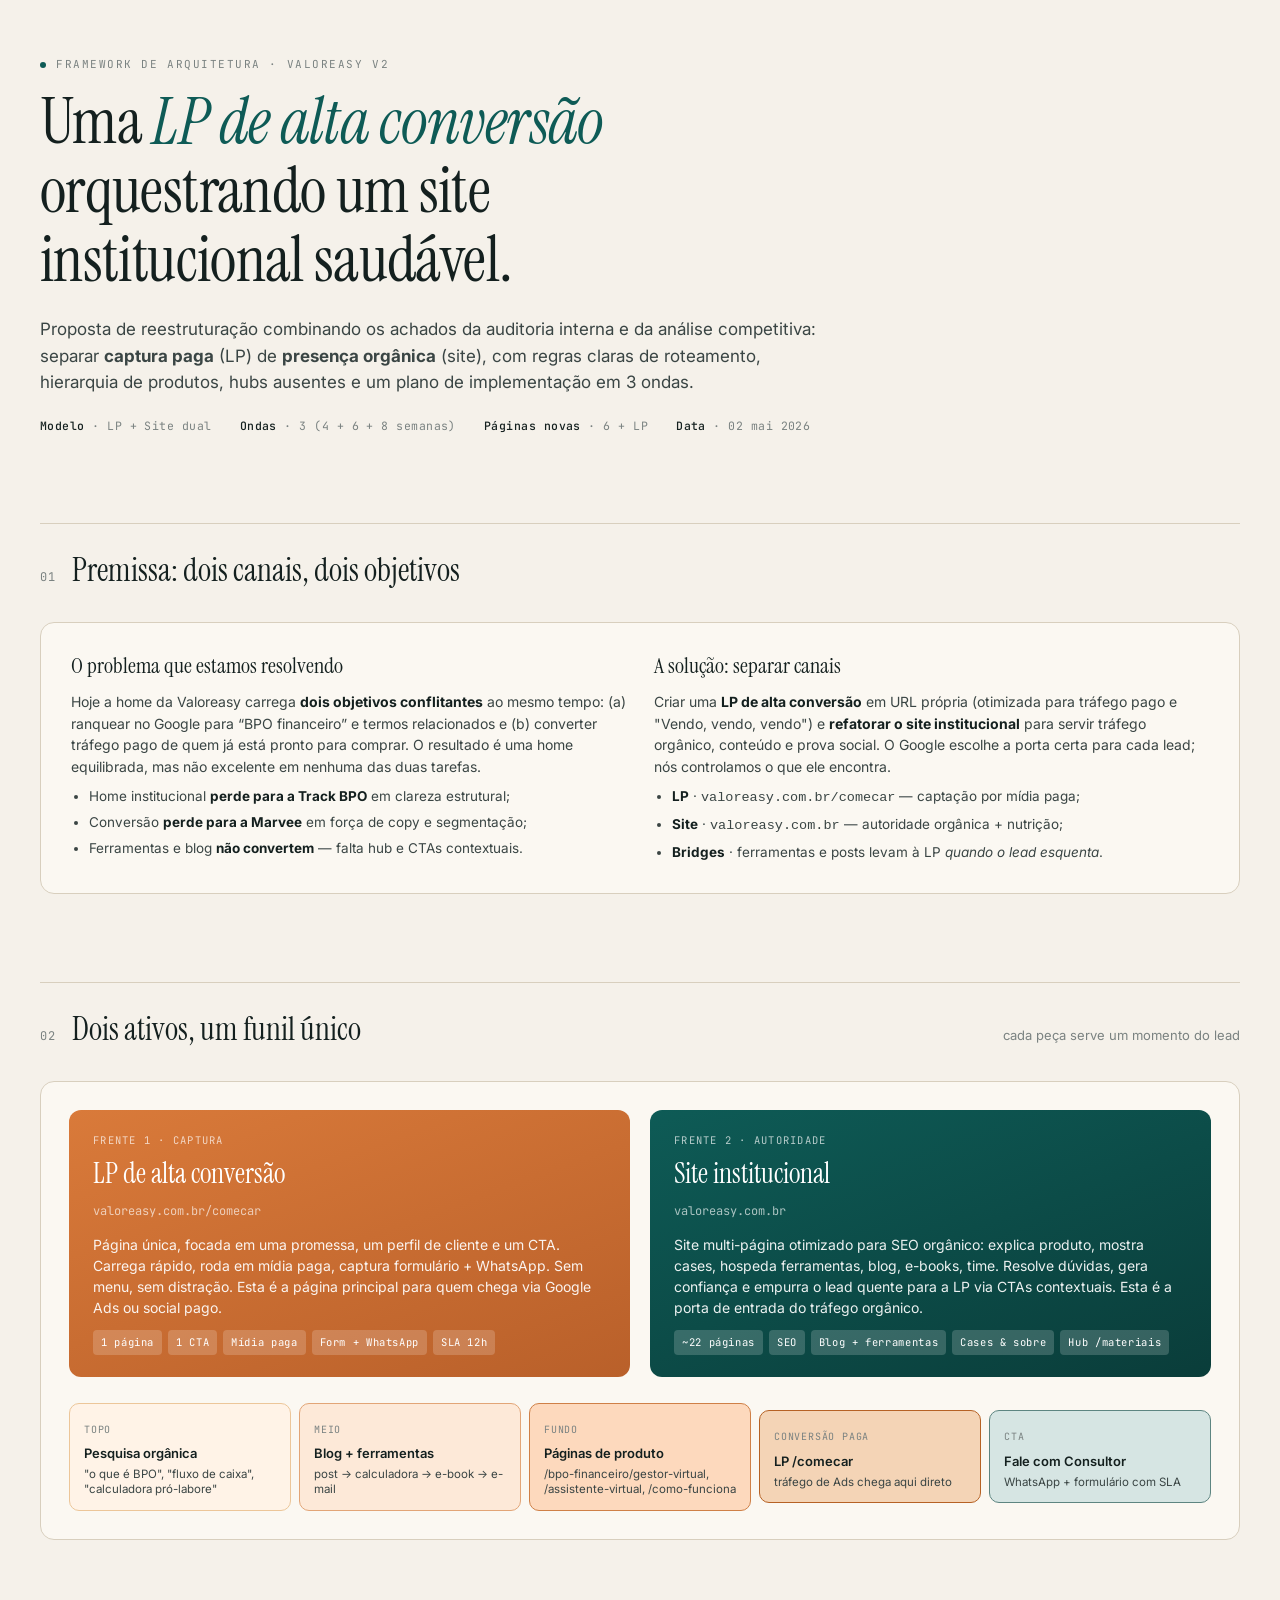
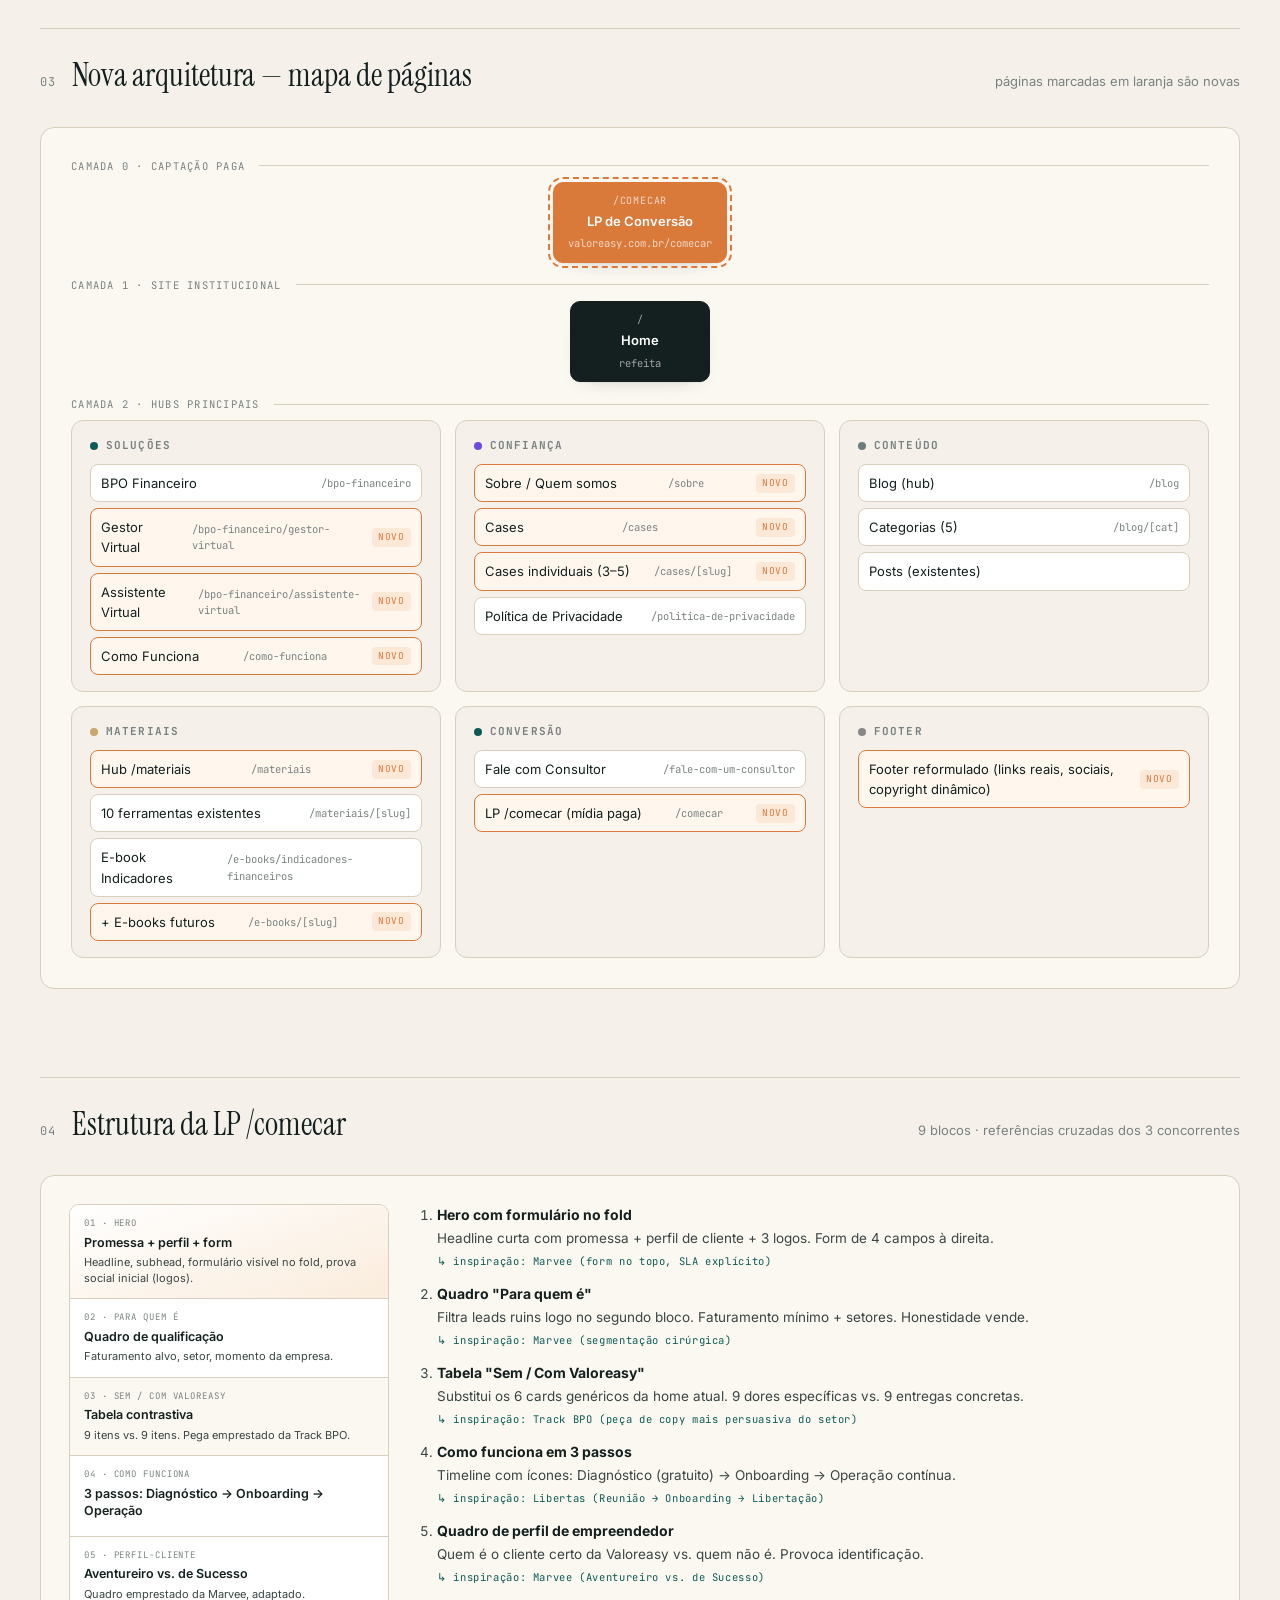
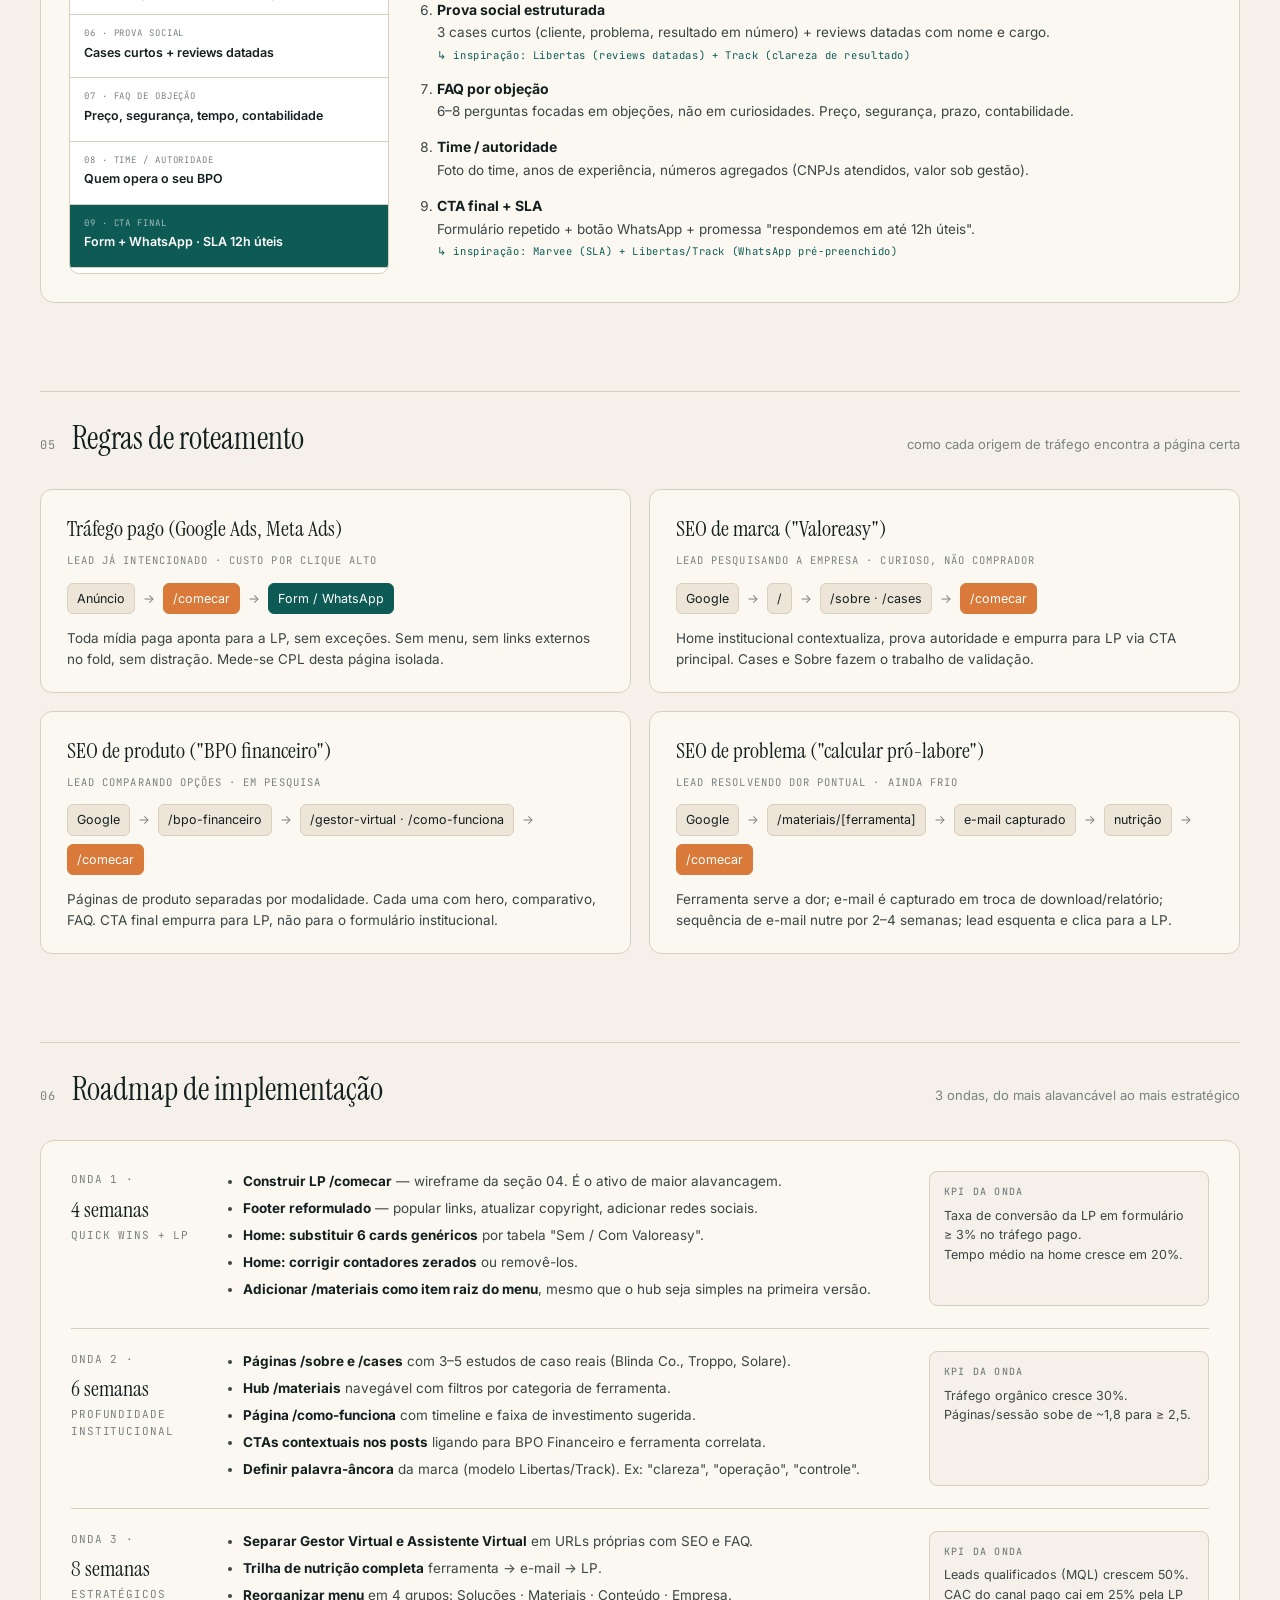
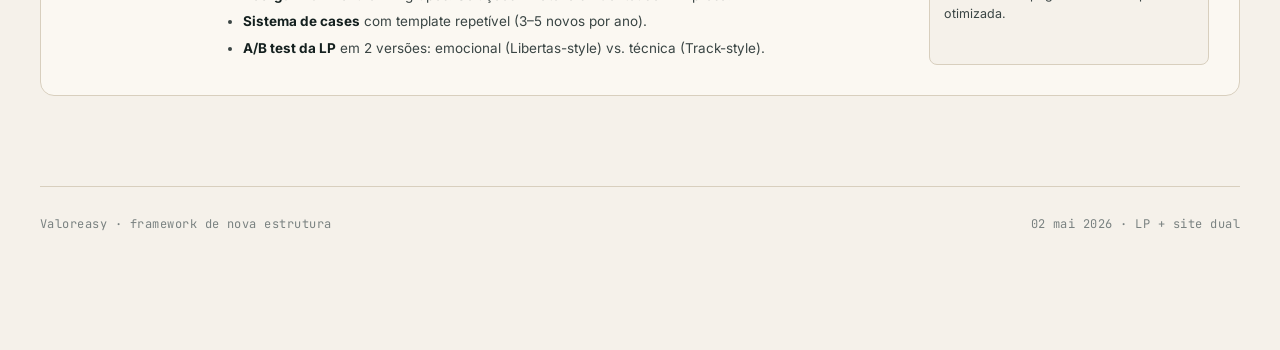
<file: ARTEFATOS/Framework Nova Estrutura.html>
<!doctype html>
<html lang="pt-br">
<head>
<meta charset="utf-8" />
<meta name="viewport" content="width=device-width, initial-scale=1" />
<title>Framework de nova estrutura — Valoreasy</title>
<link rel="preconnect" href="https://fonts.googleapis.com">
<link rel="preconnect" href="https://fonts.gstatic.com" crossorigin>
<link href="https://fonts.googleapis.com/css2?family=Instrument+Serif:ital@0;1&family=Inter:wght@400;500;600;700&family=JetBrains+Mono:wght@400;500&display=swap" rel="stylesheet">
<style>
  :root{
    --bg: #f5f1ea;
    --bg-2: #ece5d8;
    --paper: #fbf8f2;
    --ink: #14201f;
    --ink-2: #3a4544;
    --muted: #7a8281;
    --line: #d8cfbe;
    --line-2: #c2b69e;
    --accent: #0e5b56;
    --accent-2: #d97a3a;
    --warn: #b1442b;
    --good: #2c6b4f;

    --c-lp: #d97a3a;
    --c-site: #0e5b56;
    --c-tools: #c9a76a;
    --c-blog: #6b7e7d;
    --c-trust: #6c4adb;

    --shadow: 0 1px 0 rgba(20,32,31,.04), 0 24px 60px -28px rgba(20,32,31,.18);
  }
  *{ box-sizing: border-box; }
  html, body{ margin:0; padding:0; background: var(--bg); color: var(--ink); font-family: "Inter", system-ui, sans-serif; -webkit-font-smoothing: antialiased; }
  body{ font-size: 15px; line-height: 1.55; }
  .wrap{ max-width: 1280px; margin: 0 auto; padding: 56px 40px 120px; }

  .eyebrow{
    font-family: "JetBrains Mono", monospace;
    font-size: 11px; letter-spacing: .14em; text-transform: uppercase;
    color: var(--muted);
    display: flex; align-items: center; gap: 10px;
  }
  .eyebrow .dot{ width:6px; height:6px; border-radius: 50%; background: var(--accent); }

  h1{
    font-family: "Instrument Serif", serif;
    font-weight: 400;
    font-size: clamp(38px, 5.2vw, 64px);
    line-height: 1.08;
    letter-spacing: -0.01em;
    margin: 14px 0 22px;
    max-width: 22ch;
  }
  h1 em{ font-style: italic; color: var(--accent); }
  .lede{ max-width: 780px; color: var(--ink-2); font-size: 17px; }
  .meta{
    margin-top: 22px; display: flex; gap: 28px; flex-wrap: wrap;
    color: var(--muted); font-family: "JetBrains Mono", monospace;
    font-size: 11.5px; letter-spacing: .04em;
  }
  .meta b{ color: var(--ink); font-weight: 500; }

  .section{ margin-top: 88px; }
  .section-head{
    display: flex; align-items: baseline; gap: 16px;
    border-top: 1px solid var(--line);
    padding-top: 22px;
    margin-bottom: 26px;
  }
  .section-num{
    font-family: "JetBrains Mono", monospace;
    font-size: 12px; color: var(--muted); letter-spacing: .1em;
  }
  .section-title{
    font-family: "Instrument Serif", serif; font-weight: 400;
    font-size: 32px; margin: 0;
  }
  .section-sub{ color: var(--muted); margin-left: auto; font-size: 13px; }

  /* ===== Premise box ===== */
  .premise{
    background: var(--paper);
    border: 1px solid var(--line);
    border-radius: 14px;
    padding: 26px 30px;
    display: grid; grid-template-columns: 1fr 1fr; gap: 28px;
  }
  .premise h3{
    font-family: "Instrument Serif", serif; font-weight: 400;
    font-size: 22px; margin: 0 0 8px;
  }
  .premise p{ color: var(--ink-2); font-size: 14px; margin: 0 0 8px; }
  .premise ul{ margin: 6px 0 0; padding-left: 18px; color: var(--ink-2); font-size: 13.5px; }
  .premise li{ margin-bottom: 5px; }
  .premise b{ color: var(--ink); }

  /* ===== Two-front diagram ===== */
  .two-fronts{
    background: var(--paper);
    border: 1px solid var(--line);
    border-radius: 14px;
    padding: 28px;
    position: relative;
  }
  .fronts{
    display: grid; grid-template-columns: 1fr 1fr; gap: 20px;
  }
  .front{
    border-radius: 12px;
    padding: 22px 24px;
    color: #fff;
    position: relative;
    overflow: hidden;
  }
  .front.lp{ background: linear-gradient(160deg, #d97a3a, #b9602a); }
  .front.site{ background: linear-gradient(160deg, #0e5b56, #0a3d3a); }
  .front .role{
    font-family: "JetBrains Mono", monospace;
    font-size: 10.5px; letter-spacing: .12em; text-transform: uppercase;
    color: rgba(255,255,255,.7);
  }
  .front h4{
    font-family: "Instrument Serif", serif; font-weight: 400;
    font-size: 28px; margin: 4px 0 6px;
  }
  .front .url{
    font-family: "JetBrains Mono", monospace;
    font-size: 12px; color: rgba(255,255,255,.65);
    margin-bottom: 14px;
  }
  .front p{ margin: 0 0 12px; font-size: 14px; line-height: 1.5; color: rgba(255,255,255,.92); }
  .front .pills{ display: flex; flex-wrap: wrap; gap: 6px; }
  .front .pill{
    font-family: "JetBrains Mono", monospace;
    font-size: 10.5px; letter-spacing: .06em;
    background: rgba(255,255,255,.18);
    padding: 4px 8px; border-radius: 4px;
    color: #fff;
  }

  .funnel-bridge{
    margin-top: 26px;
    display: grid; grid-template-columns: repeat(5, 1fr); gap: 8px;
    align-items: center;
  }
  .stage{
    background: var(--bg-2);
    border: 1px solid var(--line);
    border-radius: 10px;
    padding: 12px 14px;
    text-align: left;
  }
  .stage .lbl{
    font-family: "JetBrains Mono", monospace;
    font-size: 10px; letter-spacing: .08em; text-transform: uppercase;
    color: var(--muted);
  }
  .stage .name{ font-weight: 600; font-size: 13px; margin-top: 4px; }
  .stage .ex{ font-size: 11.5px; color: var(--ink-2); margin-top: 4px; line-height: 1.35; }

  .stage.tofu{ background: #fff3e7; border-color: #ecc699; }
  .stage.mofu{ background: #fde9d8; border-color: #e2a577; }
  .stage.bofu{ background: #fdd9bd; border-color: #cf8047; }
  .stage.lp   { background: #f4d4b6; border-color: #b66225; }
  .stage.cta  { background: #d6e5e3; border-color: #5d8581; }

  /* ===== Sitemap tree ===== */
  .tree{
    background: var(--paper);
    border: 1px solid var(--line);
    border-radius: 14px;
    padding: 30px;
    overflow: hidden;
  }
  .lvl{
    display: flex; gap: 14px; flex-wrap: wrap;
    justify-content: center;
    margin-bottom: 14px;
  }
  .node{
    background: #fff;
    border: 1px solid var(--line-2);
    border-radius: 10px;
    padding: 10px 14px;
    min-width: 140px;
    text-align: center;
    box-shadow: 0 1px 0 rgba(20,32,31,.04), 0 8px 22px -16px rgba(20,32,31,.4);
  }
  .node .tag{
    font-family: "JetBrains Mono", monospace;
    font-size: 10px; letter-spacing: .08em; text-transform: uppercase;
    color: var(--muted);
    display: block;
    margin-bottom: 3px;
  }
  .node .name{ font-weight: 600; font-size: 13px; }
  .node .url{
    font-family: "JetBrains Mono", monospace;
    font-size: 10.5px; color: var(--muted); margin-top: 4px;
    word-break: break-all;
  }
  .node.new{ outline: 2px dashed var(--accent-2); outline-offset: 3px; }
  .node.lp{ background: var(--c-lp); border-color: var(--c-lp); }
  .node.lp .name, .node.lp .tag, .node.lp .url{ color: #fff; }
  .node.lp .tag{ color: rgba(255,255,255,.7); }
  .node.lp .url{ color: rgba(255,255,255,.7); }
  .node.home{ background: var(--ink); border-color: var(--ink); }
  .node.home .name, .node.home .tag, .node.home .url{ color: #fff; }
  .node.home .tag, .node.home .url{ color: rgba(255,255,255,.6); }

  .lvl-label{
    display: flex; align-items: center; gap: 14px;
    margin-bottom: 8px;
  }
  .lvl-label .l{
    font-family: "JetBrains Mono", monospace;
    font-size: 10.5px; letter-spacing: .12em; text-transform: uppercase;
    color: var(--muted);
    flex-shrink: 0;
  }
  .lvl-label .rule{ flex: 1; height: 1px; background: var(--line); }

  .branch-grid{
    display: grid;
    grid-template-columns: repeat(3, 1fr);
    gap: 14px;
  }
  .branch{
    background: var(--bg);
    border: 1px solid var(--line);
    border-radius: 12px;
    padding: 16px 18px;
  }
  .branch h5{
    margin: 0 0 10px;
    font-family: "JetBrains Mono", monospace;
    font-size: 11px; letter-spacing: .1em; text-transform: uppercase;
    color: var(--muted);
    display: flex; align-items: center; gap: 8px;
  }
  .branch h5::before{
    content: ""; width: 8px; height: 8px; border-radius: 50%;
  }
  .branch.b-prod h5::before{ background: var(--c-site); }
  .branch.b-trust h5::before{ background: var(--c-trust); }
  .branch.b-content h5::before{ background: var(--c-blog); }
  .branch.b-tools h5::before{ background: var(--c-tools); }
  .branch.b-foot h5::before{ background: #888; }
  .branch ul{ margin: 0; padding: 0; list-style: none; display: flex; flex-direction: column; gap: 6px; }
  .branch li{
    background: #fff;
    border: 1px solid var(--line);
    border-radius: 8px;
    padding: 8px 10px;
    font-size: 13px;
    display: flex; align-items: center; justify-content: space-between;
    gap: 10px;
  }
  .branch li .u{
    font-family: "JetBrains Mono", monospace;
    font-size: 10.5px; color: var(--muted);
  }
  .branch li.new{ border-color: var(--accent-2); background: #fff7ed; }
  .branch li.new::after{
    content: "novo";
    font-family: "JetBrains Mono", monospace;
    font-size: 9.5px; letter-spacing: .08em; text-transform: uppercase;
    color: var(--accent-2);
    background: rgba(217,122,58,.12);
    padding: 2px 6px; border-radius: 4px;
  }

  /* ===== LP wireframe ===== */
  .wire{
    background: var(--paper);
    border: 1px solid var(--line);
    border-radius: 14px;
    padding: 28px;
    display: grid;
    grid-template-columns: 320px 1fr;
    gap: 28px;
  }
  .wire-frame{
    background: #fff;
    border: 1px solid var(--line);
    border-radius: 10px;
    overflow: hidden;
    font-size: 11px;
    line-height: 1.4;
  }
  .wblock{
    border-bottom: 1px solid var(--line);
    padding: 12px 14px;
    color: var(--ink-2);
  }
  .wblock .k{
    font-family: "JetBrains Mono", monospace;
    font-size: 9px; letter-spacing: .1em; text-transform: uppercase;
    color: var(--muted);
    display: block;
    margin-bottom: 4px;
  }
  .wblock h6{ margin: 0 0 4px; font-size: 12.5px; color: var(--ink); font-weight: 600; }
  .wblock.hero{ background: linear-gradient(160deg, #fff, #faecdc); }
  .wblock.contrast{ background: #fbf8f2; }
  .wblock.cta{ background: #0e5b56; color: rgba(255,255,255,.9); }
  .wblock.cta h6{ color: #fff; }
  .wblock.cta .k{ color: rgba(255,255,255,.6); }

  .wire-explain ol{ margin: 0; padding-left: 20px; }
  .wire-explain li{ margin-bottom: 14px; font-size: 13.5px; color: var(--ink-2); }
  .wire-explain li b{ color: var(--ink); display: block; margin-bottom: 2px; font-size: 14px; }
  .wire-explain li .insp{
    font-family: "JetBrains Mono", monospace;
    font-size: 10.5px; letter-spacing: .06em;
    color: var(--accent);
    margin-top: 4px;
    display: block;
  }

  /* ===== Routing rules ===== */
  .routing{
    display: grid; grid-template-columns: 1fr 1fr; gap: 18px;
  }
  .rcard{
    background: var(--paper);
    border: 1px solid var(--line);
    border-radius: 12px;
    padding: 22px 26px;
  }
  .rcard h4{
    font-family: "Instrument Serif", serif; font-weight: 400;
    font-size: 22px; margin: 0 0 6px;
  }
  .rcard .cap{
    font-family: "JetBrains Mono", monospace;
    font-size: 10.5px; letter-spacing: .1em; text-transform: uppercase;
    color: var(--muted); margin-bottom: 14px;
  }
  .flow{
    display: flex; align-items: center; gap: 8px; flex-wrap: wrap;
    font-size: 12.5px;
  }
  .flow .step{
    background: var(--bg-2);
    border: 1px solid var(--line);
    border-radius: 6px;
    padding: 5px 9px;
  }
  .flow .arr{ color: var(--muted); }
  .flow .step.dest{ background: var(--accent); color: #fff; border-color: var(--accent); }
  .flow .step.lpdest{ background: var(--accent-2); color: #fff; border-color: var(--accent-2); }
  .rcard p{ margin: 14px 0 0; color: var(--ink-2); font-size: 13.5px; }

  /* ===== Roadmap ===== */
  .roadmap{
    background: var(--paper);
    border: 1px solid var(--line);
    border-radius: 14px;
    padding: 30px;
  }
  .phase{
    display: grid; grid-template-columns: 130px 1fr 280px;
    gap: 24px;
    padding: 22px 0;
    border-bottom: 1px solid var(--line);
  }
  .phase:last-child{ border-bottom: 0; padding-bottom: 0; }
  .phase:first-child{ padding-top: 0; }
  .phase .when{
    font-family: "JetBrains Mono", monospace;
    font-size: 11px; letter-spacing: .08em; text-transform: uppercase;
    color: var(--muted);
  }
  .phase .when b{
    display: block;
    color: var(--ink);
    font-size: 14px;
    letter-spacing: 0;
    text-transform: none;
    margin-top: 4px;
    font-family: "Instrument Serif", serif;
    font-weight: 400;
    font-size: 22px;
  }
  .phase ul{ margin: 0; padding-left: 18px; color: var(--ink-2); font-size: 13.5px; }
  .phase li{ margin-bottom: 6px; }
  .phase li b{ color: var(--ink); }
  .phase .kpi{
    background: var(--bg);
    border: 1px solid var(--line);
    border-radius: 8px;
    padding: 12px 14px;
    font-size: 12.5px;
    color: var(--ink-2);
  }
  .phase .kpi h6{
    margin: 0 0 6px;
    font-family: "JetBrains Mono", monospace;
    font-size: 10px; letter-spacing: .12em; text-transform: uppercase;
    color: var(--muted);
    font-weight: 500;
  }

  footer{
    margin-top: 90px; padding-top: 28px;
    border-top: 1px solid var(--line);
    color: var(--muted); font-size: 12px;
    display: flex; justify-content: space-between; flex-wrap: wrap; gap: 12px;
    font-family: "JetBrains Mono", monospace;
    letter-spacing: .04em;
  }

  @media (max-width: 1100px){
    .premise, .fronts, .routing{ grid-template-columns: 1fr; }
    .funnel-bridge{ grid-template-columns: 1fr 1fr; }
    .branch-grid{ grid-template-columns: 1fr 1fr; }
    .wire{ grid-template-columns: 1fr; }
    .phase{ grid-template-columns: 1fr; }
  }
  @media (max-width: 720px){
    .wrap{ padding: 32px 20px 80px; }
    .branch-grid{ grid-template-columns: 1fr; }
  }
</style>
</head>
<body>
<div class="wrap">

  <!-- HEADER -->
  <header>
    <div class="eyebrow"><span class="dot"></span> Framework de arquitetura · Valoreasy v2</div>
    <h1>Uma <em>LP de alta conversão</em> orquestrando um site institucional saudável.</h1>
    <p class="lede">
      Proposta de reestruturação combinando os achados da auditoria interna e da análise competitiva:
      separar <b>captura paga</b> (LP) de <b>presença orgânica</b> (site), com regras claras de roteamento,
      hierarquia de produtos, hubs ausentes e um plano de implementação em 3 ondas.
    </p>
    <div class="meta">
      <span><b>Modelo</b> · LP + Site dual</span>
      <span><b>Ondas</b> · 3 (4 + 6 + 8 semanas)</span>
      <span><b>Páginas novas</b> · 6 + LP</span>
      <span><b>Data</b> · 02 mai 2026</span>
    </div>
  </header>

  <!-- 01 — Premise -->
  <section class="section">
    <div class="section-head">
      <span class="section-num">01</span>
      <h2 class="section-title">Premissa: dois canais, dois objetivos</h2>
    </div>
    <div class="premise">
      <div>
        <h3>O problema que estamos resolvendo</h3>
        <p>
          Hoje a home da Valoreasy carrega <b>dois objetivos conflitantes</b> ao mesmo tempo:
          (a) ranquear no Google para “BPO financeiro” e termos relacionados e (b) converter
          tráfego pago de quem já está pronto para comprar. O resultado é uma home equilibrada,
          mas não excelente em nenhuma das duas tarefas.
        </p>
        <ul>
          <li>Home institucional <b>perde para a Track BPO</b> em clareza estrutural;</li>
          <li>Conversão <b>perde para a Marvee</b> em força de copy e segmentação;</li>
          <li>Ferramentas e blog <b>não convertem</b> — falta hub e CTAs contextuais.</li>
        </ul>
      </div>
      <div>
        <h3>A solução: separar canais</h3>
        <p>
          Criar uma <b>LP de alta conversão</b> em URL própria (otimizada para tráfego pago e
          "Vendo, vendo, vendo") e <b>refatorar o site institucional</b> para servir tráfego
          orgânico, conteúdo e prova social. O Google escolhe a porta certa para cada lead;
          nós controlamos o que ele encontra.
        </p>
        <ul>
          <li><b>LP</b> · <code>valoreasy.com.br/comecar</code> — captação por mídia paga;</li>
          <li><b>Site</b> · <code>valoreasy.com.br</code> — autoridade orgânica + nutrição;</li>
          <li><b>Bridges</b> · ferramentas e posts levam à LP <i>quando o lead esquenta</i>.</li>
        </ul>
      </div>
    </div>
  </section>

  <!-- 02 — Dual front + funnel -->
  <section class="section">
    <div class="section-head">
      <span class="section-num">02</span>
      <h2 class="section-title">Dois ativos, um funil único</h2>
      <span class="section-sub">cada peça serve um momento do lead</span>
    </div>
    <div class="two-fronts">
      <div class="fronts">
        <div class="front lp">
          <div class="role">Frente 1 · captura</div>
          <h4>LP de alta conversão</h4>
          <div class="url">valoreasy.com.br/comecar</div>
          <p>
            Página única, focada em uma promessa, um perfil de cliente e um CTA. Carrega rápido,
            roda em mídia paga, captura formulário + WhatsApp. Sem menu, sem distração. Esta é a
            página principal para quem chega via Google Ads ou social pago.
          </p>
          <div class="pills">
            <span class="pill">1 página</span>
            <span class="pill">1 CTA</span>
            <span class="pill">Mídia paga</span>
            <span class="pill">Form + WhatsApp</span>
            <span class="pill">SLA 12h</span>
          </div>
        </div>
        <div class="front site">
          <div class="role">Frente 2 · autoridade</div>
          <h4>Site institucional</h4>
          <div class="url">valoreasy.com.br</div>
          <p>
            Site multi-página otimizado para SEO orgânico: explica produto, mostra cases, hospeda
            ferramentas, blog, e-books, time. Resolve dúvidas, gera confiança e empurra o lead
            quente para a LP via CTAs contextuais. Esta é a porta de entrada do tráfego orgânico.
          </p>
          <div class="pills">
            <span class="pill">~22 páginas</span>
            <span class="pill">SEO</span>
            <span class="pill">Blog + ferramentas</span>
            <span class="pill">Cases &amp; sobre</span>
            <span class="pill">Hub /materiais</span>
          </div>
        </div>
      </div>

      <div class="funnel-bridge">
        <div class="stage tofu">
          <span class="lbl">Topo</span>
          <div class="name">Pesquisa orgânica</div>
          <div class="ex">"o que é BPO", "fluxo de caixa", "calculadora pró-labore"</div>
        </div>
        <div class="stage mofu">
          <span class="lbl">Meio</span>
          <div class="name">Blog + ferramentas</div>
          <div class="ex">post → calculadora → e-book → e-mail</div>
        </div>
        <div class="stage bofu">
          <span class="lbl">Fundo</span>
          <div class="name">Páginas de produto</div>
          <div class="ex">/bpo-financeiro/gestor-virtual, /assistente-virtual, /como-funciona</div>
        </div>
        <div class="stage lp">
          <span class="lbl">Conversão paga</span>
          <div class="name">LP /comecar</div>
          <div class="ex">tráfego de Ads chega aqui direto</div>
        </div>
        <div class="stage cta">
          <span class="lbl">CTA</span>
          <div class="name">Fale com Consultor</div>
          <div class="ex">WhatsApp + formulário com SLA</div>
        </div>
      </div>
    </div>
  </section>

  <!-- 03 — New site map -->
  <section class="section">
    <div class="section-head">
      <span class="section-num">03</span>
      <h2 class="section-title">Nova arquitetura — mapa de páginas</h2>
      <span class="section-sub">páginas marcadas em laranja são novas</span>
    </div>
    <div class="tree">

      <div class="lvl-label"><span class="l">Camada 0 · Captação paga</span><span class="rule"></span></div>
      <div class="lvl">
        <div class="node lp new">
          <span class="tag">/comecar</span>
          <div class="name">LP de Conversão</div>
          <div class="url">valoreasy.com.br/comecar</div>
        </div>
      </div>

      <div class="lvl-label"><span class="l">Camada 1 · Site institucional</span><span class="rule"></span></div>
      <div class="lvl">
        <div class="node home">
          <span class="tag">/</span>
          <div class="name">Home</div>
          <div class="url">refeita</div>
        </div>
      </div>

      <div class="lvl-label"><span class="l">Camada 2 · Hubs principais</span><span class="rule"></span></div>

      <div class="branch-grid">
        <div class="branch b-prod">
          <h5>Soluções</h5>
          <ul>
            <li>BPO Financeiro <span class="u">/bpo-financeiro</span></li>
            <li class="new">Gestor Virtual <span class="u">/bpo-financeiro/gestor-virtual</span></li>
            <li class="new">Assistente Virtual <span class="u">/bpo-financeiro/assistente-virtual</span></li>
            <li class="new">Como Funciona <span class="u">/como-funciona</span></li>
          </ul>
        </div>

        <div class="branch b-trust">
          <h5>Confiança</h5>
          <ul>
            <li class="new">Sobre / Quem somos <span class="u">/sobre</span></li>
            <li class="new">Cases <span class="u">/cases</span></li>
            <li class="new">Cases individuais (3–5) <span class="u">/cases/[slug]</span></li>
            <li>Política de Privacidade <span class="u">/politica-de-privacidade</span></li>
          </ul>
        </div>

        <div class="branch b-content">
          <h5>Conteúdo</h5>
          <ul>
            <li>Blog (hub) <span class="u">/blog</span></li>
            <li>Categorias (5) <span class="u">/blog/[cat]</span></li>
            <li>Posts (existentes)</li>
          </ul>
        </div>

        <div class="branch b-tools">
          <h5>Materiais</h5>
          <ul>
            <li class="new">Hub /materiais <span class="u">/materiais</span></li>
            <li>10 ferramentas existentes <span class="u">/materiais/[slug]</span></li>
            <li>E-book Indicadores <span class="u">/e-books/indicadores-financeiros</span></li>
            <li class="new">+ E-books futuros <span class="u">/e-books/[slug]</span></li>
          </ul>
        </div>

        <div class="branch b-prod">
          <h5>Conversão</h5>
          <ul>
            <li>Fale com Consultor <span class="u">/fale-com-um-consultor</span></li>
            <li class="new">LP /comecar (mídia paga) <span class="u">/comecar</span></li>
          </ul>
        </div>

        <div class="branch b-foot">
          <h5>Footer</h5>
          <ul>
            <li class="new">Footer reformulado (links reais, sociais, copyright dinâmico)</li>
          </ul>
        </div>
      </div>
    </div>
  </section>

  <!-- 04 — LP wireframe -->
  <section class="section">
    <div class="section-head">
      <span class="section-num">04</span>
      <h2 class="section-title">Estrutura da LP /comecar</h2>
      <span class="section-sub">9 blocos · referências cruzadas dos 3 concorrentes</span>
    </div>
    <div class="wire">
      <div class="wire-frame">
        <div class="wblock hero">
          <span class="k">01 · Hero</span>
          <h6>Promessa + perfil + form</h6>
          Headline, subhead, formulário visível no fold, prova social inicial (logos).
        </div>
        <div class="wblock">
          <span class="k">02 · Para quem é</span>
          <h6>Quadro de qualificação</h6>
          Faturamento alvo, setor, momento da empresa.
        </div>
        <div class="wblock contrast">
          <span class="k">03 · Sem / Com Valoreasy</span>
          <h6>Tabela contrastiva</h6>
          9 itens vs. 9 itens. Pega emprestado da Track BPO.
        </div>
        <div class="wblock">
          <span class="k">04 · Como funciona</span>
          <h6>3 passos: Diagnóstico → Onboarding → Operação</h6>
        </div>
        <div class="wblock">
          <span class="k">05 · Perfil-cliente</span>
          <h6>Aventureiro vs. de Sucesso</h6>
          Quadro emprestado da Marvee, adaptado.
        </div>
        <div class="wblock">
          <span class="k">06 · Prova social</span>
          <h6>Cases curtos + reviews datadas</h6>
        </div>
        <div class="wblock">
          <span class="k">07 · FAQ de objeção</span>
          <h6>Preço, segurança, tempo, contabilidade</h6>
        </div>
        <div class="wblock">
          <span class="k">08 · Time / autoridade</span>
          <h6>Quem opera o seu BPO</h6>
        </div>
        <div class="wblock cta">
          <span class="k">09 · CTA final</span>
          <h6>Form + WhatsApp · SLA 12h úteis</h6>
        </div>
      </div>
      <div class="wire-explain">
        <ol>
          <li>
            <b>Hero com formulário no fold</b>
            Headline curta com promessa + perfil de cliente + 3 logos. Form de 4 campos à direita.
            <span class="insp">↳ inspiração: Marvee (form no topo, SLA explícito)</span>
          </li>
          <li>
            <b>Quadro "Para quem é"</b>
            Filtra leads ruins logo no segundo bloco. Faturamento mínimo + setores. Honestidade vende.
            <span class="insp">↳ inspiração: Marvee (segmentação cirúrgica)</span>
          </li>
          <li>
            <b>Tabela "Sem / Com Valoreasy"</b>
            Substitui os 6 cards genéricos da home atual. 9 dores específicas vs. 9 entregas concretas.
            <span class="insp">↳ inspiração: Track BPO (peça de copy mais persuasiva do setor)</span>
          </li>
          <li>
            <b>Como funciona em 3 passos</b>
            Timeline com ícones: Diagnóstico (gratuito) → Onboarding → Operação contínua.
            <span class="insp">↳ inspiração: Libertas (Reunião → Onboarding → Libertação)</span>
          </li>
          <li>
            <b>Quadro de perfil de empreendedor</b>
            Quem é o cliente certo da Valoreasy vs. quem não é. Provoca identificação.
            <span class="insp">↳ inspiração: Marvee (Aventureiro vs. de Sucesso)</span>
          </li>
          <li>
            <b>Prova social estruturada</b>
            3 cases curtos (cliente, problema, resultado em número) + reviews datadas com nome e cargo.
            <span class="insp">↳ inspiração: Libertas (reviews datadas) + Track (clareza de resultado)</span>
          </li>
          <li>
            <b>FAQ por objeção</b>
            6–8 perguntas focadas em objeções, não em curiosidades. Preço, segurança, prazo, contabilidade.
          </li>
          <li>
            <b>Time / autoridade</b>
            Foto do time, anos de experiência, números agregados (CNPJs atendidos, valor sob gestão).
          </li>
          <li>
            <b>CTA final + SLA</b>
            Formulário repetido + botão WhatsApp + promessa "respondemos em até 12h úteis".
            <span class="insp">↳ inspiração: Marvee (SLA) + Libertas/Track (WhatsApp pré-preenchido)</span>
          </li>
        </ol>
      </div>
    </div>
  </section>

  <!-- 05 — Routing rules -->
  <section class="section">
    <div class="section-head">
      <span class="section-num">05</span>
      <h2 class="section-title">Regras de roteamento</h2>
      <span class="section-sub">como cada origem de tráfego encontra a página certa</span>
    </div>

    <div class="routing">
      <div class="rcard">
        <h4>Tráfego pago (Google Ads, Meta Ads)</h4>
        <div class="cap">Lead já intencionado · custo por clique alto</div>
        <div class="flow">
          <span class="step">Anúncio</span><span class="arr">→</span>
          <span class="step lpdest">/comecar</span><span class="arr">→</span>
          <span class="step dest">Form / WhatsApp</span>
        </div>
        <p>Toda mídia paga aponta para a LP, sem exceções. Sem menu, sem links externos no fold, sem distração. Mede-se CPL desta página isolada.</p>
      </div>

      <div class="rcard">
        <h4>SEO de marca ("Valoreasy")</h4>
        <div class="cap">Lead pesquisando a empresa · curioso, não comprador</div>
        <div class="flow">
          <span class="step">Google</span><span class="arr">→</span>
          <span class="step">/</span><span class="arr">→</span>
          <span class="step">/sobre · /cases</span><span class="arr">→</span>
          <span class="step lpdest">/comecar</span>
        </div>
        <p>Home institucional contextualiza, prova autoridade e empurra para LP via CTA principal. Cases e Sobre fazem o trabalho de validação.</p>
      </div>

      <div class="rcard">
        <h4>SEO de produto ("BPO financeiro")</h4>
        <div class="cap">Lead comparando opções · em pesquisa</div>
        <div class="flow">
          <span class="step">Google</span><span class="arr">→</span>
          <span class="step">/bpo-financeiro</span><span class="arr">→</span>
          <span class="step">/gestor-virtual · /como-funciona</span><span class="arr">→</span>
          <span class="step lpdest">/comecar</span>
        </div>
        <p>Páginas de produto separadas por modalidade. Cada uma com hero, comparativo, FAQ. CTA final empurra para LP, não para o formulário institucional.</p>
      </div>

      <div class="rcard">
        <h4>SEO de problema ("calcular pró-labore")</h4>
        <div class="cap">Lead resolvendo dor pontual · ainda frio</div>
        <div class="flow">
          <span class="step">Google</span><span class="arr">→</span>
          <span class="step">/materiais/[ferramenta]</span><span class="arr">→</span>
          <span class="step">e-mail capturado</span><span class="arr">→</span>
          <span class="step">nutrição</span><span class="arr">→</span>
          <span class="step lpdest">/comecar</span>
        </div>
        <p>Ferramenta serve a dor; e-mail é capturado em troca de download/relatório; sequência de e-mail nutre por 2–4 semanas; lead esquenta e clica para a LP.</p>
      </div>
    </div>
  </section>

  <!-- 06 — Roadmap -->
  <section class="section">
    <div class="section-head">
      <span class="section-num">06</span>
      <h2 class="section-title">Roadmap de implementação</h2>
      <span class="section-sub">3 ondas, do mais alavancável ao mais estratégico</span>
    </div>

    <div class="roadmap">

      <div class="phase">
        <div class="when">Onda 1 ·<b>4 semanas</b>Quick wins + LP</div>
        <ul>
          <li><b>Construir LP /comecar</b> — wireframe da seção 04. É o ativo de maior alavancagem.</li>
          <li><b>Footer reformulado</b> — popular links, atualizar copyright, adicionar redes sociais.</li>
          <li><b>Home: substituir 6 cards genéricos</b> por tabela "Sem / Com Valoreasy".</li>
          <li><b>Home: corrigir contadores zerados</b> ou removê-los.</li>
          <li><b>Adicionar /materiais como item raiz do menu</b>, mesmo que o hub seja simples na primeira versão.</li>
        </ul>
        <div class="kpi">
          <h6>KPI da onda</h6>
          Taxa de conversão da LP em formulário ≥ 3% no tráfego pago.<br>
          Tempo médio na home cresce em 20%.
        </div>
      </div>

      <div class="phase">
        <div class="when">Onda 2 ·<b>6 semanas</b>Profundidade institucional</div>
        <ul>
          <li><b>Páginas /sobre e /cases</b> com 3–5 estudos de caso reais (Blinda Co., Troppo, Solare).</li>
          <li><b>Hub /materiais</b> navegável com filtros por categoria de ferramenta.</li>
          <li><b>Página /como-funciona</b> com timeline e faixa de investimento sugerida.</li>
          <li><b>CTAs contextuais nos posts</b> ligando para BPO Financeiro e ferramenta correlata.</li>
          <li><b>Definir palavra-âncora</b> da marca (modelo Libertas/Track). Ex: "clareza", "operação", "controle".</li>
        </ul>
        <div class="kpi">
          <h6>KPI da onda</h6>
          Tráfego orgânico cresce 30%.<br>
          Páginas/sessão sobe de ~1,8 para ≥ 2,5.
        </div>
      </div>

      <div class="phase">
        <div class="when">Onda 3 ·<b>8 semanas</b>Estratégicos</div>
        <ul>
          <li><b>Separar Gestor Virtual e Assistente Virtual</b> em URLs próprias com SEO e FAQ.</li>
          <li><b>Trilha de nutrição completa</b> ferramenta → e-mail → LP.</li>
          <li><b>Reorganizar menu</b> em 4 grupos: Soluções · Materiais · Conteúdo · Empresa.</li>
          <li><b>Sistema de cases</b> com template repetível (3–5 novos por ano).</li>
          <li><b>A/B test da LP</b> em 2 versões: emocional (Libertas-style) vs. técnica (Track-style).</li>
        </ul>
        <div class="kpi">
          <h6>KPI da onda</h6>
          Leads qualificados (MQL) crescem 50%.<br>
          CAC do canal pago cai em 25% pela LP otimizada.
        </div>
      </div>

    </div>
  </section>

  <footer>
    <span>Valoreasy · framework de nova estrutura</span>
    <span>02 mai 2026 · LP + site dual</span>
  </footer>

</div>
</body>
</html>
</file>
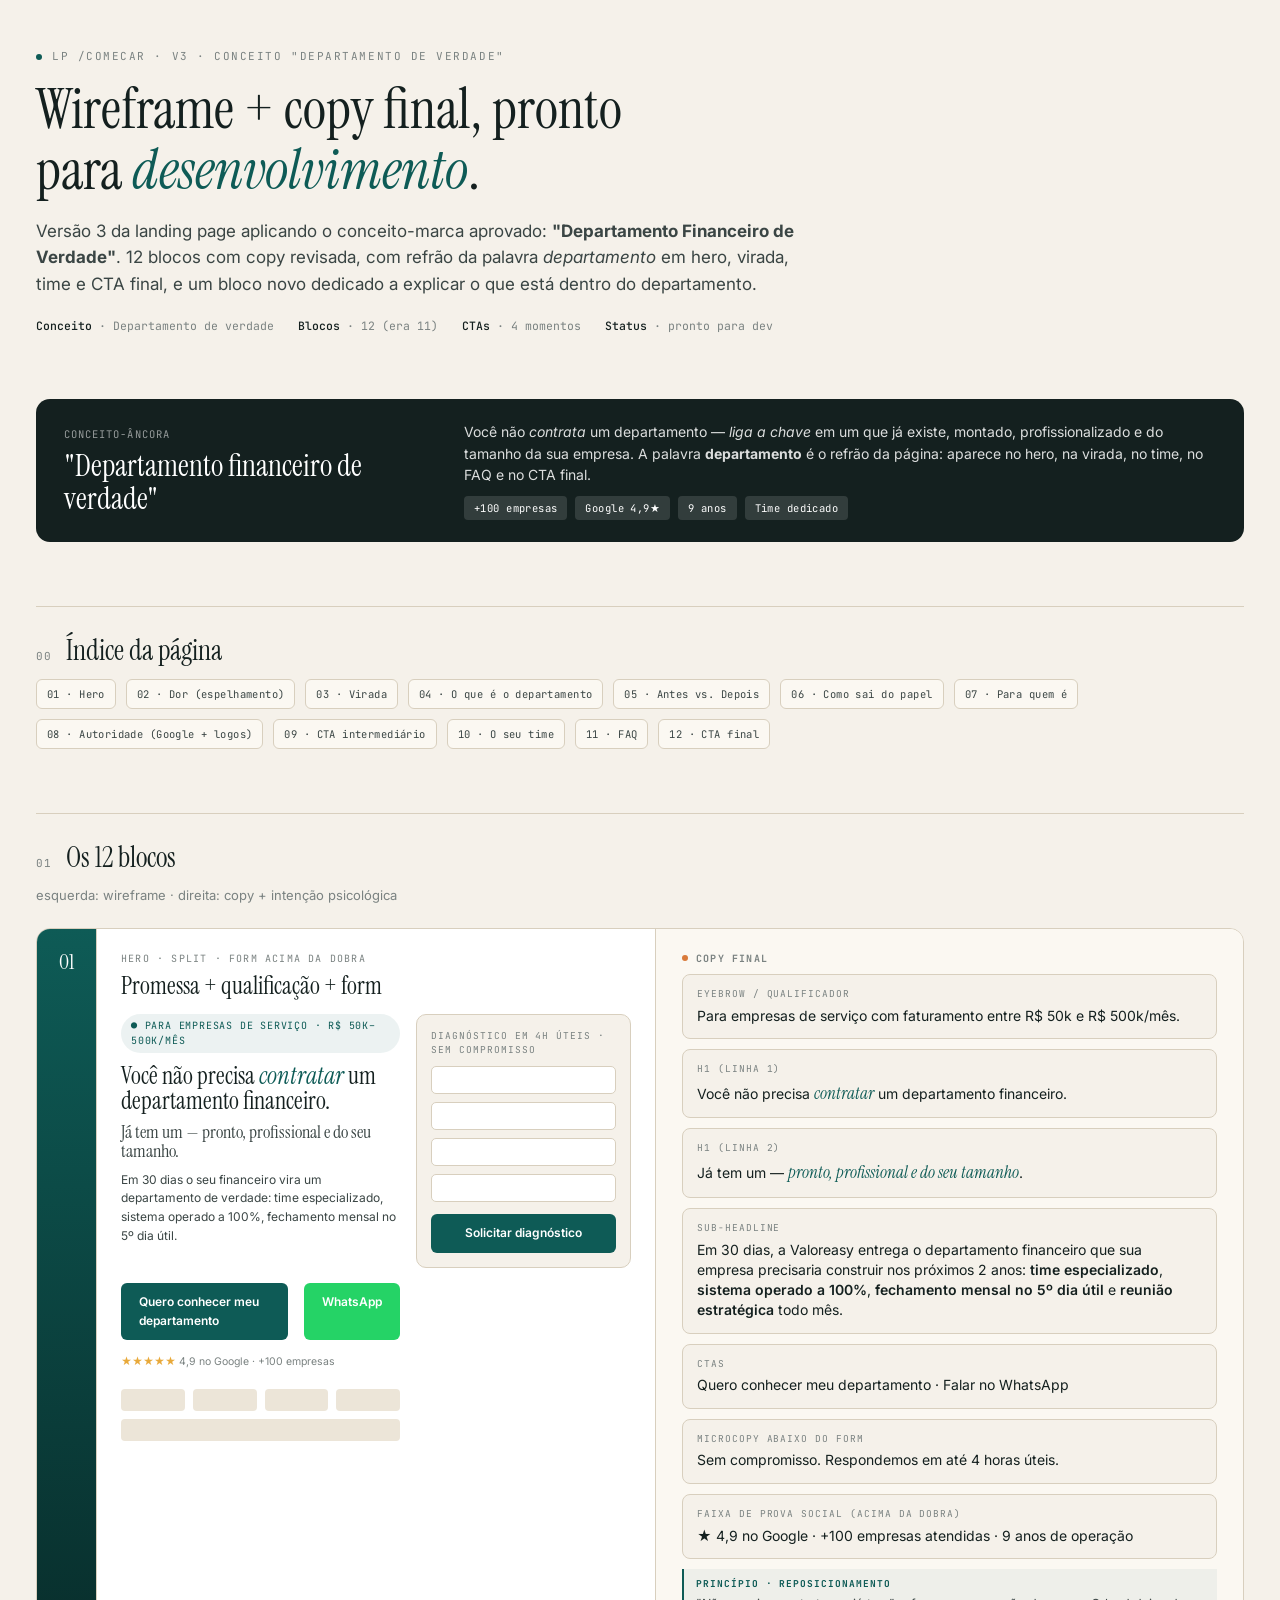
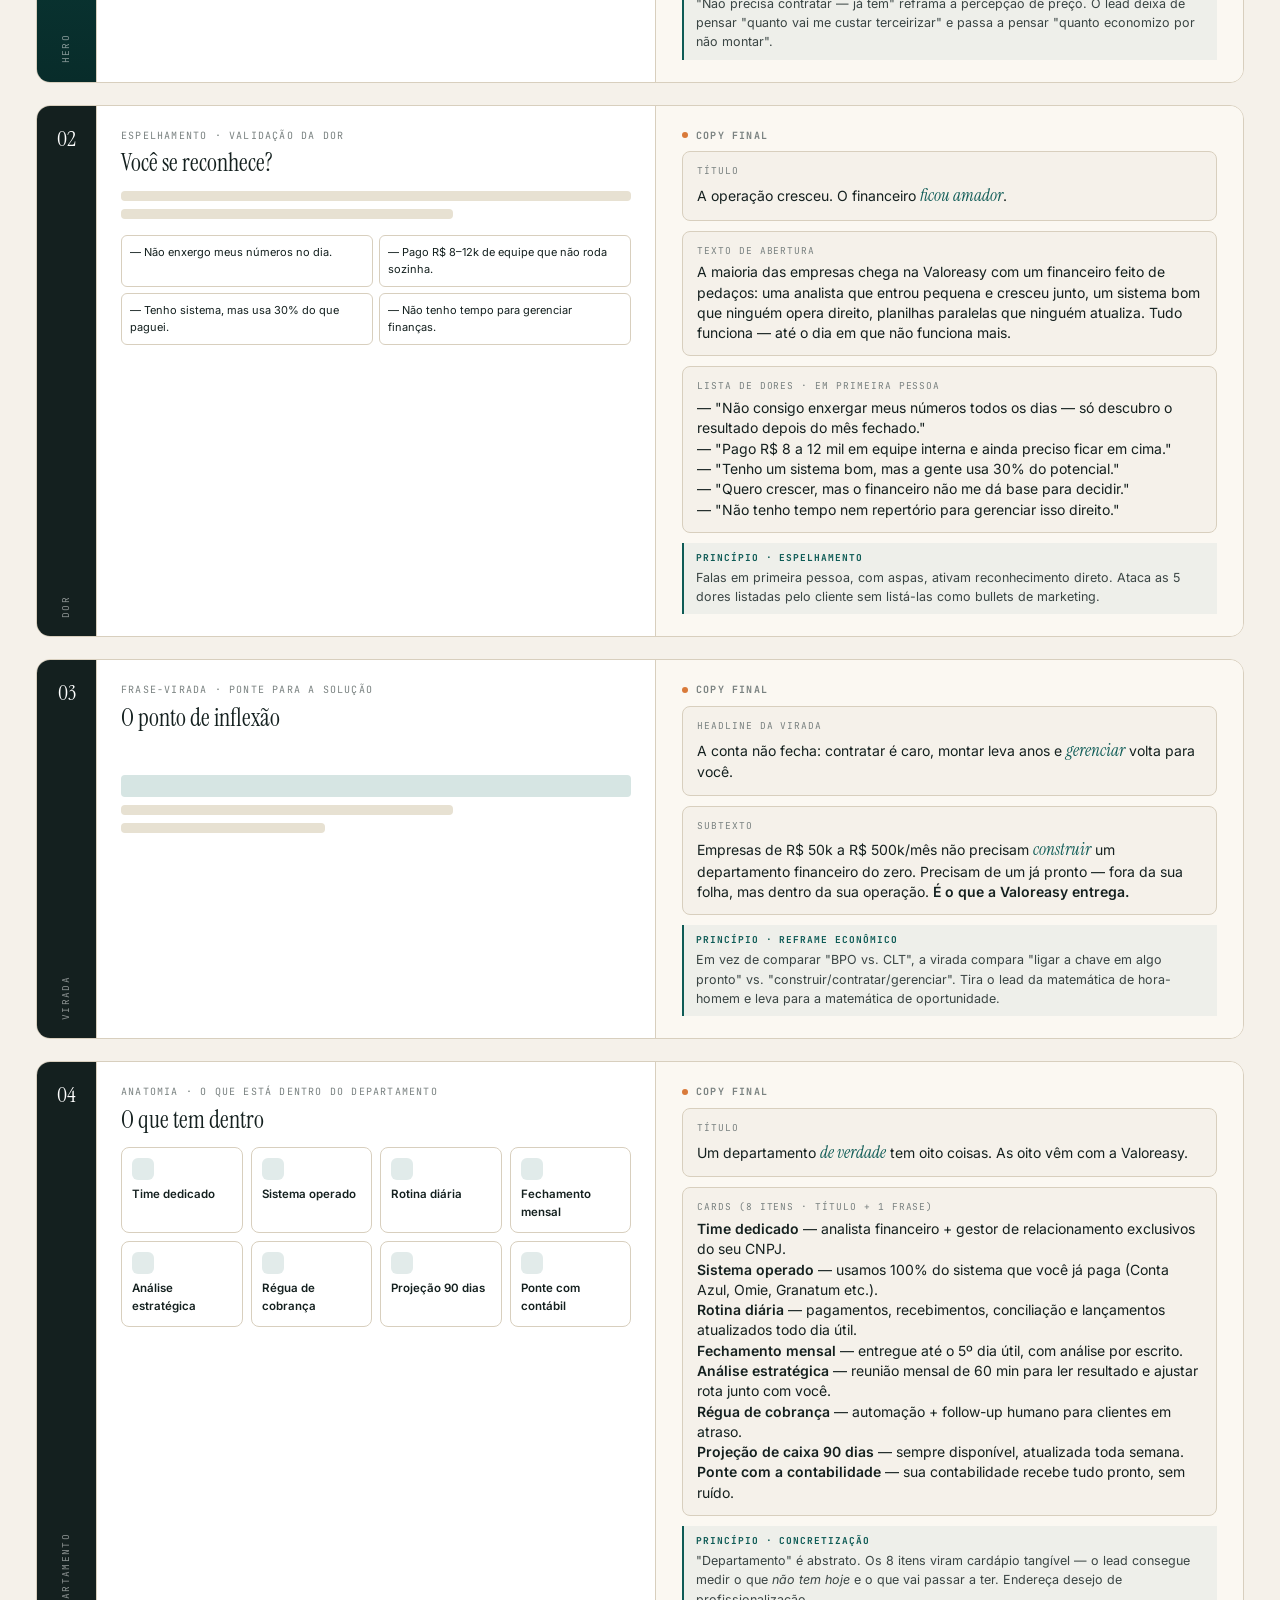
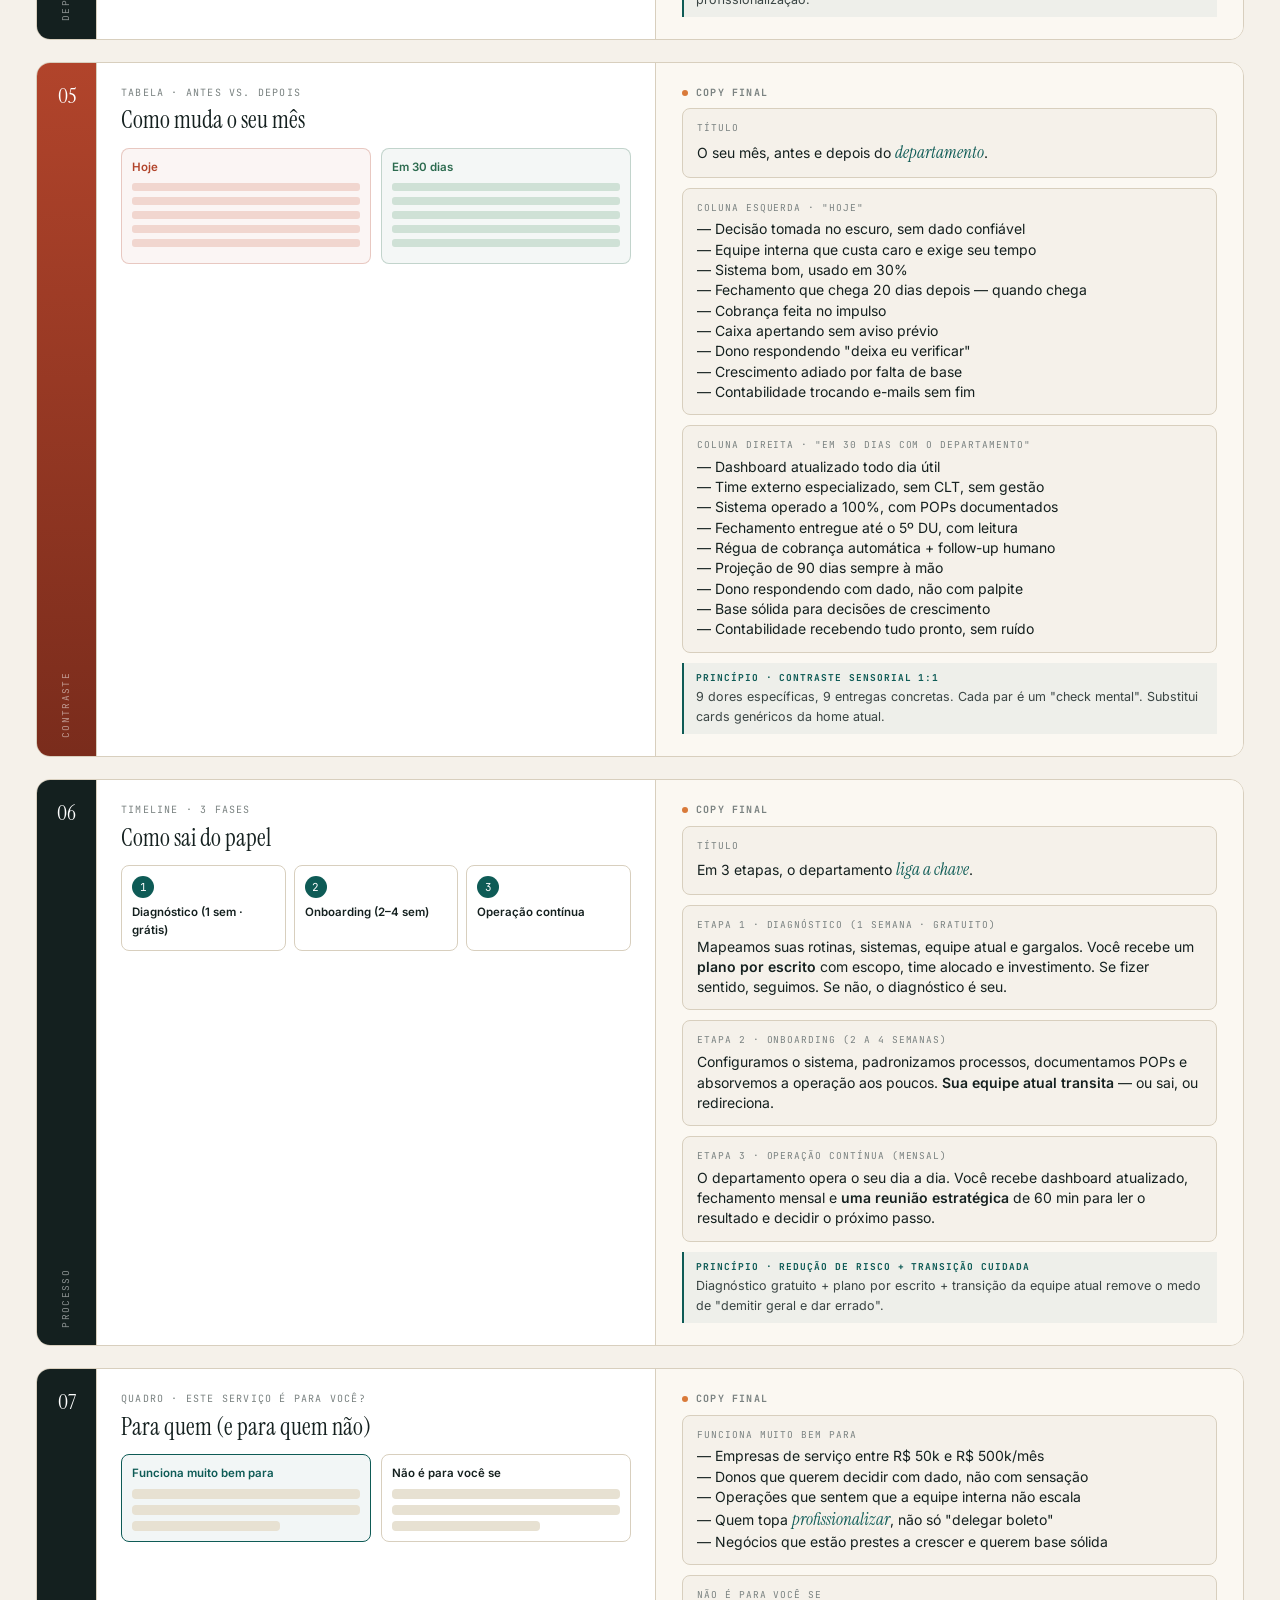
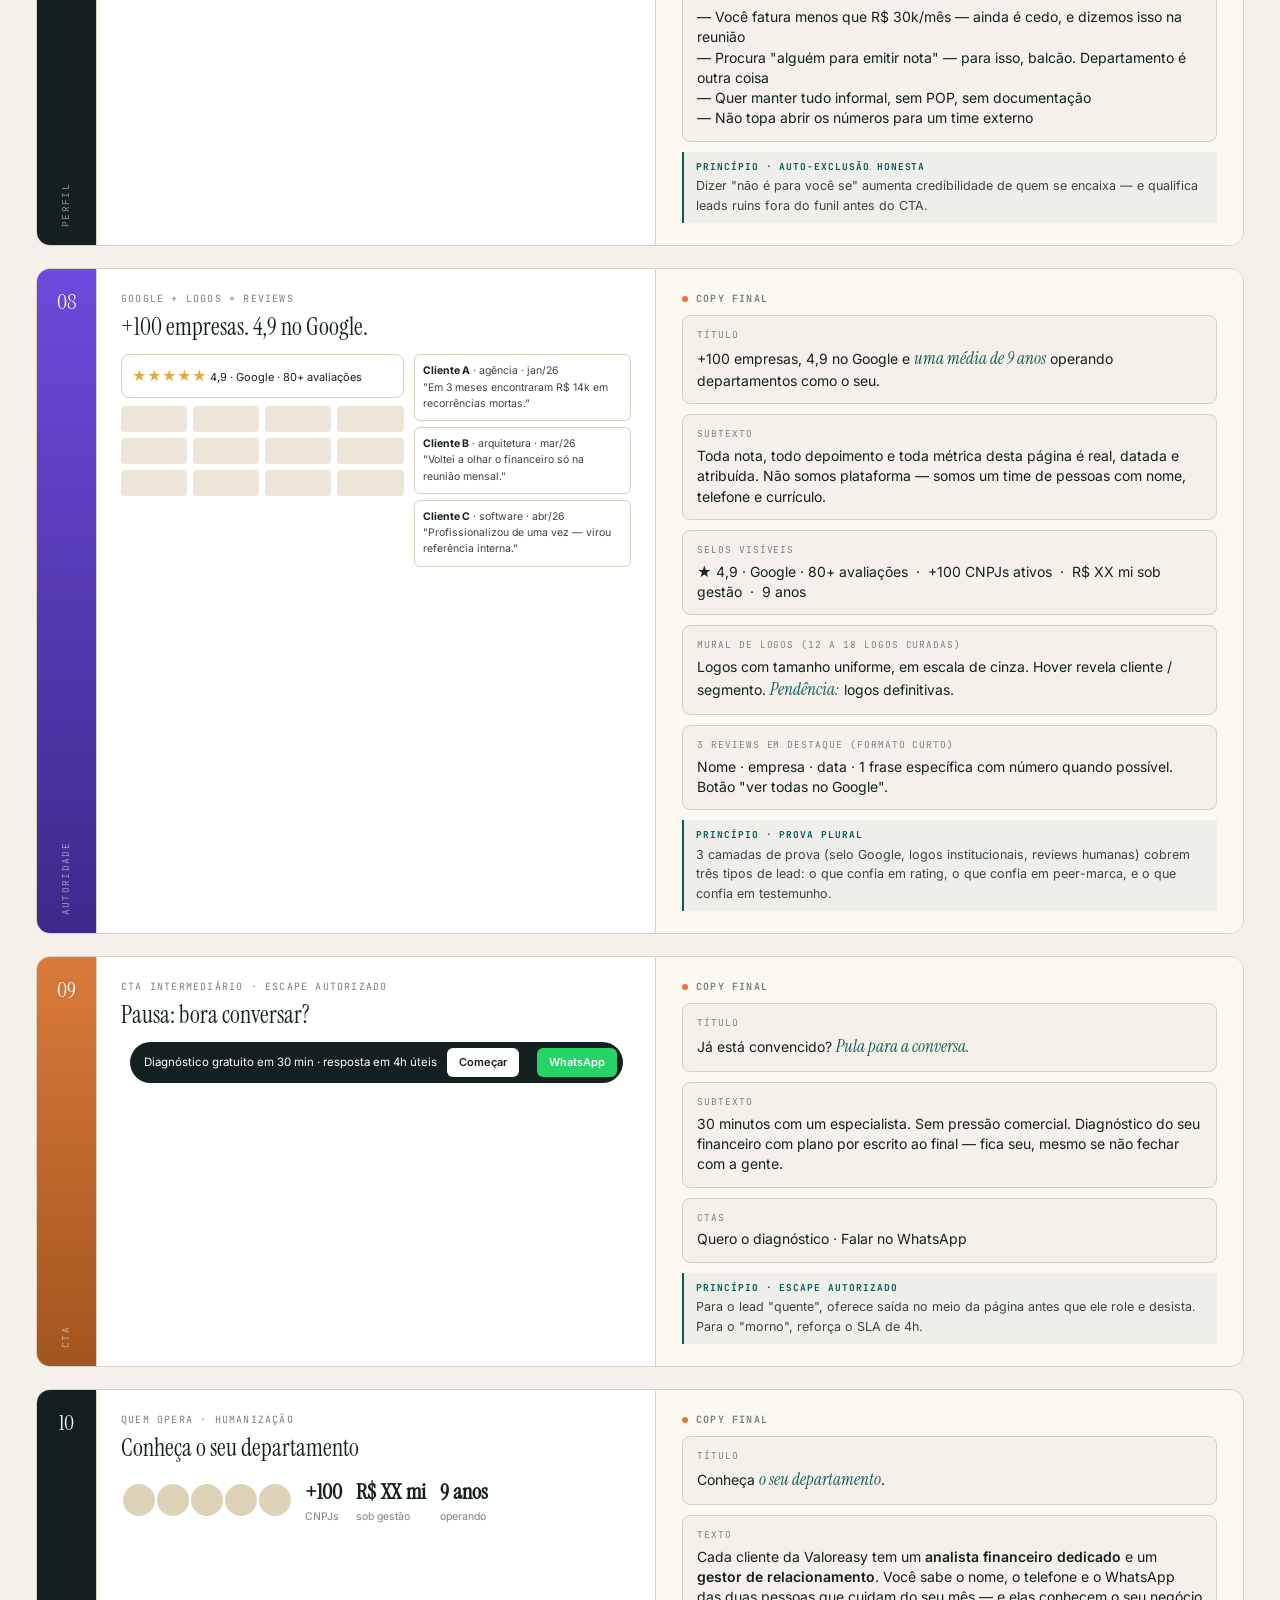
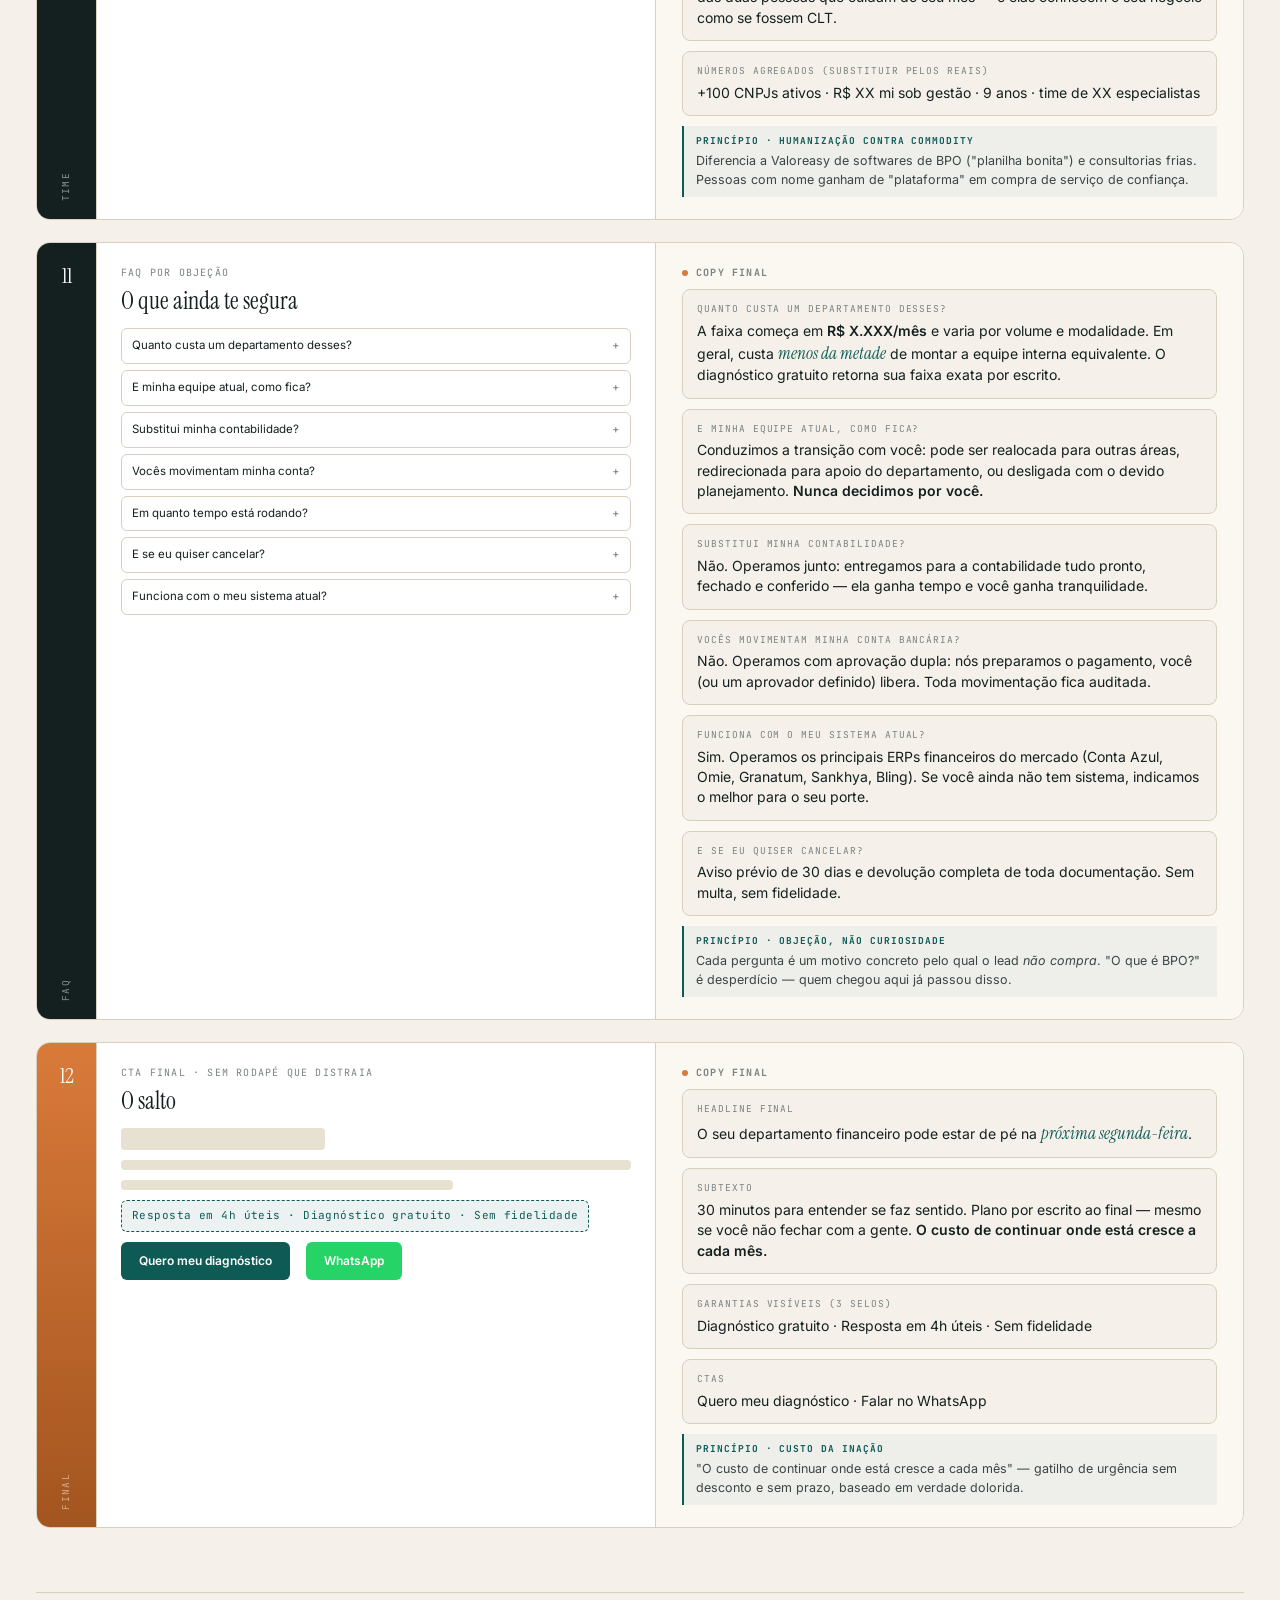
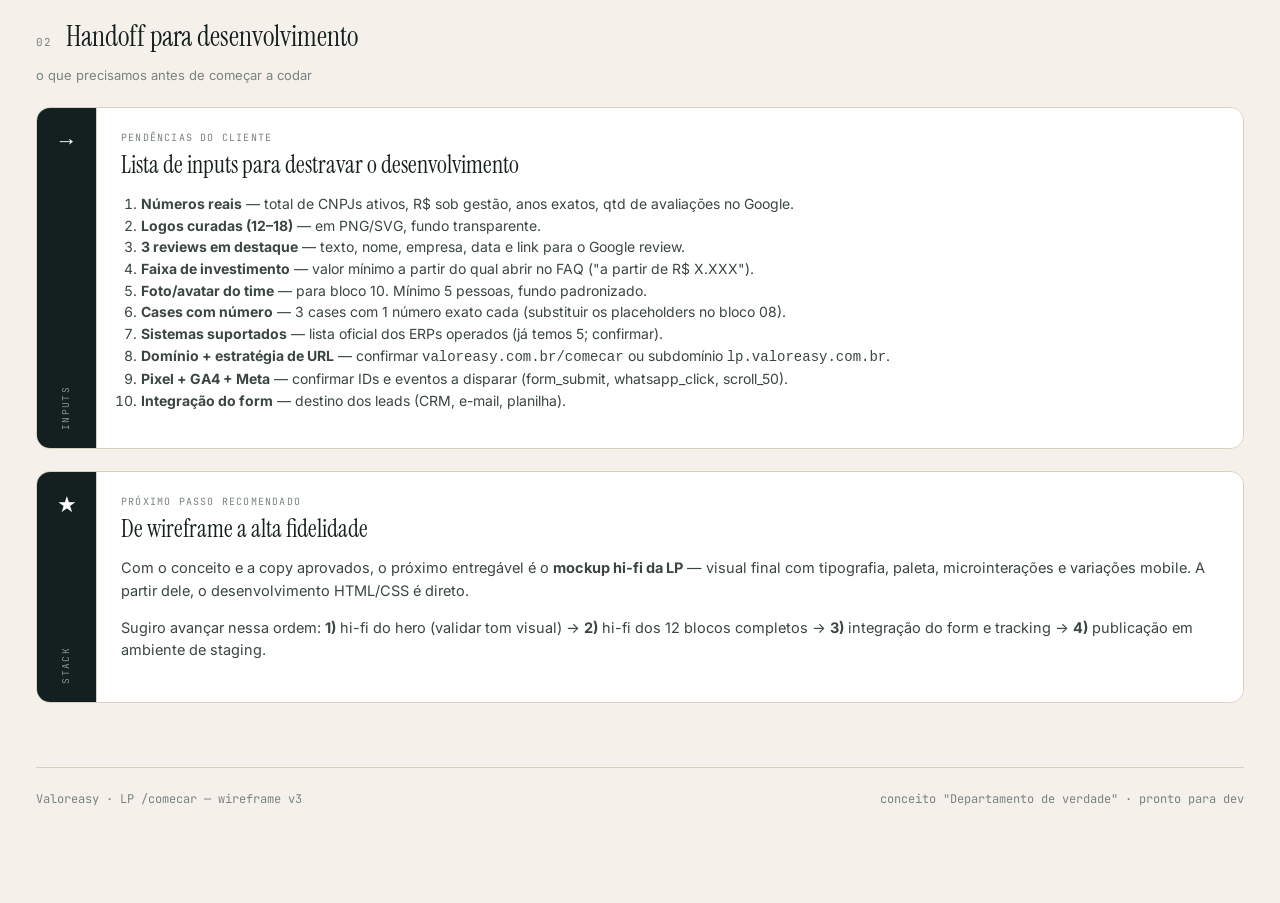
<file: ARTEFATOS/LP Wireframe v3.html>
<!doctype html>
<html lang="pt-br">
<head>
<meta charset="utf-8" />
<meta name="viewport" content="width=device-width, initial-scale=1" />
<title>LP Wireframe v3 — Departamento Financeiro de Verdade</title>
<link rel="preconnect" href="https://fonts.googleapis.com">
<link rel="preconnect" href="https://fonts.gstatic.com" crossorigin>
<link href="https://fonts.googleapis.com/css2?family=Instrument+Serif:ital@0;1&family=Inter:wght@400;500;600;700&family=JetBrains+Mono:wght@400;500&display=swap" rel="stylesheet">
<style>
  :root{
    --bg:#f5f1ea;--paper:#fbf8f2;--ink:#14201f;--ink-2:#3a4544;
    --muted:#7a8281;--line:#d8cfbe;--line-2:#c2b69e;
    --accent:#0e5b56;--accent-2:#d97a3a;--warn:#b1442b;--good:#2c6b4f;
  }
  *{box-sizing:border-box}
  html,body{margin:0;background:var(--bg);color:var(--ink);font-family:"Inter",system-ui,sans-serif;-webkit-font-smoothing:antialiased;font-size:14.5px;line-height:1.55}
  .wrap{max-width:1320px;margin:0 auto;padding:48px 36px 96px}

  .eyebrow{font-family:"JetBrains Mono",monospace;font-size:11px;letter-spacing:.14em;text-transform:uppercase;color:var(--muted);display:flex;align-items:center;gap:10px}
  .eyebrow .dot{width:6px;height:6px;border-radius:50%;background:var(--accent)}
  h1{font-family:"Instrument Serif",serif;font-weight:400;font-size:clamp(36px,5vw,56px);line-height:1.08;margin:14px 0 18px;max-width:24ch}
  h1 em{font-style:italic;color:var(--accent)}
  .lede{color:var(--ink-2);font-size:17px;max-width:780px}
  .meta{margin-top:20px;display:flex;gap:24px;flex-wrap:wrap;color:var(--muted);font-family:"JetBrains Mono",monospace;font-size:11.5px}
  .meta b{color:var(--ink);font-weight:500}

  .section{margin-top:64px}
  h2{font-family:"Instrument Serif",serif;font-weight:400;font-size:28px;margin:0 0 6px;border-top:1px solid var(--line);padding-top:22px;display:flex;align-items:baseline;gap:14px}
  h2 .n{font-family:"JetBrains Mono",monospace;font-size:11px;color:var(--muted);letter-spacing:.1em}
  .sub{color:var(--muted);font-size:13px;margin:0 0 22px}

  /* concept anchor strip */
  .anchor-strip{
    background:var(--ink);color:#fff;border-radius:14px;padding:22px 28px;
    display:grid;grid-template-columns:1fr 2fr;gap:24px;align-items:center;
  }
  .anchor-strip .l .lab{font-family:"JetBrains Mono",monospace;font-size:10.5px;letter-spacing:.1em;text-transform:uppercase;color:rgba(255,255,255,.55)}
  .anchor-strip .l h3{font-family:"Instrument Serif",serif;font-weight:400;font-size:30px;margin:6px 0 0;color:#fff;line-height:1.1}
  .anchor-strip .r{color:rgba(255,255,255,.85);font-size:14px}
  .anchor-strip .pills{display:flex;gap:8px;flex-wrap:wrap;margin-top:10px}
  .anchor-strip .pill{font-family:"JetBrains Mono",monospace;font-size:10.5px;background:rgba(255,255,255,.13);color:#fff;padding:4px 10px;border-radius:4px;letter-spacing:.04em}

  /* Block layout */
  .block{
    background:var(--paper);border:1px solid var(--line);border-radius:14px;
    margin-bottom:22px;overflow:hidden;
    display:grid;grid-template-columns:60px 1fr 1.05fr;
  }
  .block .stripe{
    background:var(--ink);color:rgba(255,255,255,.85);
    padding:18px 14px;display:flex;flex-direction:column;align-items:center;gap:10px;
    font-family:"JetBrains Mono",monospace;border-right:1px solid var(--line);
  }
  .block .stripe .num{font-size:22px;font-family:"Instrument Serif",serif;color:#fff;line-height:1;margin-top:4px}
  .block .stripe .role{writing-mode:vertical-rl;transform:rotate(180deg);font-size:9.5px;letter-spacing:.14em;text-transform:uppercase;color:rgba(255,255,255,.5);margin-top:auto}
  .block.hero .stripe{background:linear-gradient(180deg,#0e5b56,#082c2a)}
  .block.contrast .stripe{background:linear-gradient(180deg,#b1442b,#7a2c1c)}
  .block.cta .stripe{background:linear-gradient(180deg,#d97a3a,#a3551f)}
  .block.proof .stripe{background:linear-gradient(180deg,#6c4adb,#3d2a8a)}

  .b-wire{background:#fff;padding:22px 24px;border-right:1px solid var(--line);position:relative;min-height:230px}
  .b-wire .b-tag{font-family:"JetBrains Mono",monospace;font-size:10px;letter-spacing:.12em;text-transform:uppercase;color:var(--muted);margin-bottom:6px}
  .b-wire h3{font-family:"Instrument Serif",serif;font-weight:400;font-size:24px;margin:0 0 14px;line-height:1.15}

  .b-meta{padding:22px 26px;background:var(--paper)}
  .b-meta h5{margin:0 0 8px;font-family:"JetBrains Mono",monospace;font-size:10px;letter-spacing:.12em;text-transform:uppercase;color:var(--muted);display:flex;align-items:center;gap:8px}
  .b-meta h5::before{content:"";width:6px;height:6px;border-radius:50%;background:var(--accent-2)}
  .b-meta .copy{background:var(--bg);border:1px solid var(--line);border-radius:8px;padding:12px 14px;margin-bottom:10px}
  .b-meta .copy .lab{font-family:"JetBrains Mono",monospace;font-size:9.5px;letter-spacing:.1em;text-transform:uppercase;color:var(--muted);margin-bottom:4px}
  .b-meta .copy .text{font-size:14px;color:var(--ink);line-height:1.45}
  .b-meta .copy .text em{color:var(--accent);font-style:italic;font-family:"Instrument Serif",serif;font-size:17px}
  .b-meta .copy .text strong{font-weight:600}
  .b-meta .principle{background:rgba(14,91,86,.05);border-left:2px solid var(--accent);padding:8px 12px;font-size:12.5px;color:var(--ink-2);margin-top:10px}
  .b-meta .principle b{font-family:"JetBrains Mono",monospace;font-size:9.5px;letter-spacing:.1em;text-transform:uppercase;color:var(--accent);display:block;margin-bottom:2px}

  /* skeleton primitives */
  .skel{display:flex;flex-direction:column;gap:8px}
  .skel-bar{height:10px;background:#e7e1d2;border-radius:4px}
  .skel-bar.short{width:40%}
  .skel-bar.mid{width:65%}
  .skel-bar.full{width:100%}
  .skel-bar.tall{height:22px}
  .skel-btn{display:inline-block;padding:10px 18px;background:var(--accent);color:#fff;border-radius:6px;font-size:12px;font-weight:600}
  .skel-btn.alt{background:#25d366;margin-left:8px}

  /* hero wireframe */
  .wf-hero{display:grid;grid-template-columns:1.3fr 1fr;gap:16px;align-items:start}
  .wf-hero .left{display:flex;flex-direction:column;gap:10px}
  .wf-hero .badge{display:inline-flex;gap:6px;align-items:center;font-family:"JetBrains Mono",monospace;font-size:10px;letter-spacing:.08em;text-transform:uppercase;color:var(--accent);background:rgba(14,91,86,.08);padding:4px 10px;border-radius:999px;align-self:flex-start}
  .wf-hero .head{font-family:"Instrument Serif",serif;font-size:24px;line-height:1.05;color:var(--ink)}
  .wf-hero .head em{color:var(--accent);font-style:italic}
  .wf-hero .sub{font-size:12px;color:var(--ink-2)}
  .wf-hero .form{background:var(--bg);border:1px solid var(--line);border-radius:10px;padding:14px;display:flex;flex-direction:column;gap:8px}
  .wf-hero .form .lab{font-family:"JetBrains Mono",monospace;font-size:9.5px;letter-spacing:.1em;text-transform:uppercase;color:var(--muted)}
  .wf-hero .form .field{background:#fff;border:1px solid var(--line);border-radius:5px;height:28px}
  .wf-hero .logos{display:flex;gap:8px;flex-wrap:wrap;margin-top:8px}
  .wf-hero .logos div{background:#ece5d8;border-radius:4px;height:22px;flex:1;min-width:50px}
  .wf-hero .trust{display:flex;gap:10px;font-size:10.5px;color:var(--muted);margin-top:4px;align-items:center;flex-wrap:wrap}
  .wf-hero .trust .star{color:#e8a93a}

  .wf-cmp{display:grid;grid-template-columns:1fr 1fr;gap:10px;font-size:11px}
  .wf-cmp .col{border:1px solid var(--line);border-radius:8px;padding:10px;background:#fff}
  .wf-cmp .col.bad{background:rgba(177,68,43,.05);border-color:rgba(177,68,43,.25)}
  .wf-cmp .col.good{background:rgba(44,107,79,.05);border-color:rgba(44,107,79,.25)}
  .wf-cmp .row{height:8px;background:#ece5d8;border-radius:3px;margin:6px 0}
  .wf-cmp .col.bad .row{background:#f1d6cf}
  .wf-cmp .col.good .row{background:#cfe1d6}
  .wf-cmp .ttl{font-weight:600;font-size:11.5px}
  .wf-cmp .col.bad .ttl{color:var(--warn)}
  .wf-cmp .col.good .ttl{color:var(--good)}

  .wf-steps{display:flex;gap:8px;align-items:stretch}
  .wf-steps .step{flex:1;background:#fff;border:1px solid var(--line);border-radius:8px;padding:10px}
  .wf-steps .step .n{width:22px;height:22px;border-radius:50%;background:var(--accent);color:#fff;font-family:"JetBrains Mono",monospace;font-size:11px;display:grid;place-items:center;margin-bottom:6px}
  .wf-steps .step .t{font-size:11.5px;font-weight:600}

  .wf-perfil{display:grid;grid-template-columns:1fr 1fr;gap:10px}
  .wf-perfil .p{border:1px solid var(--line);border-radius:8px;padding:10px;background:#fff}
  .wf-perfil .p.cur{background:rgba(14,91,86,.05);border-color:var(--accent)}
  .wf-perfil .p .h{font-size:11.5px;font-weight:600;margin-bottom:6px}
  .wf-perfil .p.cur .h{color:var(--accent)}

  .wf-social{display:grid;grid-template-columns:1fr 1fr 1fr;gap:8px}
  .wf-social .case{background:#fff;border:1px solid var(--line);border-radius:8px;padding:10px;display:flex;flex-direction:column;gap:4px}
  .wf-social .case .num{font-family:"Instrument Serif",serif;font-size:22px;color:var(--accent)}
  .wf-social .case .lbl{font-size:10px;color:var(--muted)}
  .wf-social .case .who{font-size:11px;color:var(--ink);margin-top:auto}

  .wf-faq{display:flex;flex-direction:column;gap:6px}
  .wf-faq .q{border:1px solid var(--line);border-radius:6px;padding:8px 10px;background:#fff;display:flex;justify-content:space-between;font-size:11.5px}
  .wf-faq .q::after{content:"+";color:var(--muted)}

  .wf-team{display:flex;gap:8px;align-items:center}
  .wf-team .avatar{width:36px;height:36px;border-radius:50%;background:#ddd2b8;border:2px solid #fff;margin-right:-10px}
  .wf-team .nums{display:flex;gap:14px;margin-left:14px}
  .wf-team .nums div{font-size:10.5px;color:var(--muted)}
  .wf-team .nums div b{display:block;font-family:"Instrument Serif",serif;font-size:22px;color:var(--ink)}

  .wf-cta{display:flex;flex-direction:column;gap:10px;align-items:flex-start}
  .wf-cta .promise{background:rgba(14,91,86,.08);border:1px dashed var(--accent);border-radius:6px;padding:6px 10px;font-size:11px;color:var(--accent);font-family:"JetBrains Mono",monospace;letter-spacing:.04em}

  .wf-sticky{background:var(--ink);color:#fff;border-radius:999px;display:flex;gap:10px;align-items:center;padding:6px 6px 6px 14px;font-size:11.5px;width:max-content;margin:0 auto}
  .wf-sticky .skel-btn{padding:6px 12px;font-size:11px}

  /* Authority block */
  .wf-auth{display:grid;grid-template-columns:1.3fr 1fr;gap:10px}
  .wf-auth .badge-google{background:#fff;border:1px solid var(--line);border-radius:8px;padding:10px;font-size:11px}
  .wf-auth .badge-google .star{color:#e8a93a;font-size:14px}
  .wf-auth .logos{display:grid;grid-template-columns:repeat(4,1fr);gap:6px}
  .wf-auth .logos div{background:#ece5d8;border-radius:4px;height:26px}
  .wf-auth .reviews{display:flex;flex-direction:column;gap:6px}
  .wf-auth .review{background:#fff;border:1px solid var(--line);border-radius:6px;padding:8px;font-size:10.5px;color:var(--ink-2)}
  .wf-auth .review b{color:var(--ink)}

  /* Departamento bloco */
  .wf-dept{display:grid;grid-template-columns:1fr 1fr 1fr 1fr;gap:8px}
  .wf-dept .pill-card{background:#fff;border:1px solid var(--line);border-radius:8px;padding:10px;font-size:11px}
  .wf-dept .pill-card .icn{width:22px;height:22px;border-radius:6px;background:rgba(14,91,86,.12);margin-bottom:6px}
  .wf-dept .pill-card .t{font-weight:600;font-size:11.5px}

  /* nav strip */
  .nav-list{display:flex;gap:10px;flex-wrap:wrap;margin-bottom:18px}
  .nav-list a{font-family:"JetBrains Mono",monospace;font-size:10.5px;text-decoration:none;color:var(--ink-2);background:var(--paper);border:1px solid var(--line);padding:6px 10px;border-radius:6px;letter-spacing:.04em}
  .nav-list a:hover{border-color:var(--accent);color:var(--accent)}

  footer{margin-top:64px;padding-top:22px;border-top:1px solid var(--line);color:var(--muted);font-size:12px;font-family:"JetBrains Mono",monospace;display:flex;justify-content:space-between;flex-wrap:wrap;gap:12px}

  @media (max-width:1100px){
    .anchor-strip{grid-template-columns:1fr}
    .block{grid-template-columns:60px 1fr}
    .b-meta{grid-column:span 2;border-top:1px solid var(--line)}
  }
  @media (max-width:720px){
    .wrap{padding:32px 20px 80px}
    .block{grid-template-columns:1fr}
    .block .stripe{flex-direction:row;padding:12px}
    .block .stripe .role{writing-mode:horizontal-tb;transform:none;margin-top:0;margin-left:auto}
    .b-meta{grid-column:span 1}
  }
</style>
</head>
<body>
<div class="wrap">

  <header>
    <div class="eyebrow"><span class="dot"></span> LP /comecar · v3 · conceito "Departamento de verdade"</div>
    <h1>Wireframe + copy final, pronto para <em>desenvolvimento</em>.</h1>
    <p class="lede">
      Versão 3 da landing page aplicando o conceito-marca aprovado: <b>"Departamento Financeiro de Verdade"</b>. 12 blocos com copy revisada, com refrão da palavra <em>departamento</em> em hero, virada, time e CTA final, e um bloco novo dedicado a explicar o que está dentro do departamento.
    </p>
    <div class="meta">
      <span><b>Conceito</b> · Departamento de verdade</span>
      <span><b>Blocos</b> · 12 (era 11)</span>
      <span><b>CTAs</b> · 4 momentos</span>
      <span><b>Status</b> · pronto para dev</span>
    </div>
  </header>

  <!-- ANCHOR STRIP -->
  <section class="section">
    <div class="anchor-strip">
      <div class="l">
        <div class="lab">Conceito-âncora</div>
        <h3>"Departamento financeiro de verdade"</h3>
      </div>
      <div class="r">
        Você não <em>contrata</em> um departamento — <em>liga a chave</em> em um que já existe, montado, profissionalizado e do tamanho da sua empresa. A palavra <strong>departamento</strong> é o refrão da página: aparece no hero, na virada, no time, no FAQ e no CTA final.
        <div class="pills">
          <span class="pill">+100 empresas</span>
          <span class="pill">Google 4,9★</span>
          <span class="pill">9 anos</span>
          <span class="pill">Time dedicado</span>
        </div>
      </div>
    </div>
  </section>

  <!-- ÍNDICE -->
  <section class="section">
    <h2><span class="n">00</span> Índice da página</h2>
    <div class="nav-list">
      <a href="#b01">01 · Hero</a>
      <a href="#b02">02 · Dor (espelhamento)</a>
      <a href="#b03">03 · Virada</a>
      <a href="#b04">04 · O que é o departamento</a>
      <a href="#b05">05 · Antes vs. Depois</a>
      <a href="#b06">06 · Como sai do papel</a>
      <a href="#b07">07 · Para quem é</a>
      <a href="#b08">08 · Autoridade (Google + logos)</a>
      <a href="#b09">09 · CTA intermediário</a>
      <a href="#b10">10 · O seu time</a>
      <a href="#b11">11 · FAQ</a>
      <a href="#b12">12 · CTA final</a>
    </div>
  </section>

  <!-- BLOCKS -->
  <section class="section">
    <h2><span class="n">01</span> Os 12 blocos</h2>
    <p class="sub">esquerda: wireframe · direita: copy + intenção psicológica</p>

    <!-- 01 HERO -->
    <div class="block hero" id="b01">
      <div class="stripe"><span class="num">01</span><span class="role">Hero</span></div>
      <div class="b-wire">
        <div class="b-tag">Hero · split · form acima da dobra</div>
        <h3>Promessa + qualificação + form</h3>
        <div class="wf-hero">
          <div class="left">
            <span class="badge">● Para empresas de serviço · R$ 50k–500k/mês</span>
            <div class="head">Você não precisa <em>contratar</em> um departamento financeiro.</div>
            <div class="head" style="font-size:18px;color:var(--ink-2)">Já tem um — pronto, profissional e do seu tamanho.</div>
            <div class="sub">Em 30 dias o seu financeiro vira um departamento de verdade: time especializado, sistema operado a 100%, fechamento mensal no 5º dia útil.</div>
            <div style="display:flex;gap:8px;margin-top:6px">
              <span class="skel-btn">Quero conhecer meu departamento</span>
              <span class="skel-btn alt">WhatsApp</span>
            </div>
            <div class="trust">
              <span><span class="star">★★★★★</span> 4,9 no Google · +100 empresas</span>
            </div>
            <div class="logos"><div></div><div></div><div></div><div></div><div></div></div>
          </div>
          <div class="form">
            <span class="lab">Diagnóstico em 4h úteis · sem compromisso</span>
            <div class="field"></div><div class="field"></div><div class="field"></div><div class="field"></div>
            <span class="skel-btn" style="text-align:center;margin-top:4px">Solicitar diagnóstico</span>
          </div>
        </div>
      </div>
      <div class="b-meta">
        <h5>Copy final</h5>
        <div class="copy"><div class="lab">Eyebrow / qualificador</div><div class="text">Para empresas de serviço com faturamento entre R$ 50k e R$ 500k/mês.</div></div>
        <div class="copy"><div class="lab">H1 (linha 1)</div><div class="text">Você não precisa <em>contratar</em> um departamento financeiro.</div></div>
        <div class="copy"><div class="lab">H1 (linha 2)</div><div class="text">Já tem um — <em>pronto, profissional e do seu tamanho</em>.</div></div>
        <div class="copy"><div class="lab">Sub-headline</div><div class="text">Em 30 dias, a Valoreasy entrega o departamento financeiro que sua empresa precisaria construir nos próximos 2 anos: <strong>time especializado</strong>, <strong>sistema operado a 100%</strong>, <strong>fechamento mensal no 5º dia útil</strong> e <strong>reunião estratégica</strong> todo mês.</div></div>
        <div class="copy"><div class="lab">CTAs</div><div class="text">Quero conhecer meu departamento · Falar no WhatsApp</div></div>
        <div class="copy"><div class="lab">Microcopy abaixo do form</div><div class="text">Sem compromisso. Respondemos em até 4 horas úteis.</div></div>
        <div class="copy"><div class="lab">Faixa de prova social (acima da dobra)</div><div class="text">★ 4,9 no Google · +100 empresas atendidas · 9 anos de operação</div></div>
        <div class="principle"><b>Princípio · reposicionamento</b>"Não precisa contratar — já tem" reframa a percepção de preço. O lead deixa de pensar "quanto vai me custar terceirizar" e passa a pensar "quanto economizo por não montar".</div>
      </div>
    </div>

    <!-- 02 DOR -->
    <div class="block" id="b02">
      <div class="stripe"><span class="num">02</span><span class="role">Dor</span></div>
      <div class="b-wire">
        <div class="b-tag">Espelhamento · validação da dor</div>
        <h3>Você se reconhece?</h3>
        <div class="skel">
          <div class="skel-bar full"></div><div class="skel-bar mid"></div>
          <div style="display:grid;grid-template-columns:1fr 1fr;gap:6px;margin-top:8px">
            <div style="background:#fff;border:1px solid var(--line);border-radius:6px;padding:8px;font-size:11px">— Não enxergo meus números no dia.</div>
            <div style="background:#fff;border:1px solid var(--line);border-radius:6px;padding:8px;font-size:11px">— Pago R$ 8–12k de equipe que não roda sozinha.</div>
            <div style="background:#fff;border:1px solid var(--line);border-radius:6px;padding:8px;font-size:11px">— Tenho sistema, mas usa 30% do que paguei.</div>
            <div style="background:#fff;border:1px solid var(--line);border-radius:6px;padding:8px;font-size:11px">— Não tenho tempo para gerenciar finanças.</div>
          </div>
        </div>
      </div>
      <div class="b-meta">
        <h5>Copy final</h5>
        <div class="copy"><div class="lab">Título</div><div class="text">A operação cresceu. O financeiro <em>ficou amador</em>.</div></div>
        <div class="copy"><div class="lab">Texto de abertura</div><div class="text">A maioria das empresas chega na Valoreasy com um financeiro feito de pedaços: uma analista que entrou pequena e cresceu junto, um sistema bom que ninguém opera direito, planilhas paralelas que ninguém atualiza. Tudo funciona — até o dia em que não funciona mais.</div></div>
        <div class="copy"><div class="lab">Lista de dores · em primeira pessoa</div><div class="text">
          — "Não consigo enxergar meus números todos os dias — só descubro o resultado depois do mês fechado."<br>
          — "Pago R$ 8 a 12 mil em equipe interna e ainda preciso ficar em cima."<br>
          — "Tenho um sistema bom, mas a gente usa 30% do potencial."<br>
          — "Quero crescer, mas o financeiro não me dá base para decidir."<br>
          — "Não tenho tempo nem repertório para gerenciar isso direito."
        </div></div>
        <div class="principle"><b>Princípio · espelhamento</b>Falas em primeira pessoa, com aspas, ativam reconhecimento direto. Ataca as 5 dores listadas pelo cliente sem listá-las como bullets de marketing.</div>
      </div>
    </div>

    <!-- 03 VIRADA -->
    <div class="block" id="b03">
      <div class="stripe"><span class="num">03</span><span class="role">Virada</span></div>
      <div class="b-wire">
        <div class="b-tag">Frase-virada · ponte para a solução</div>
        <h3>O ponto de inflexão</h3>
        <div class="skel" style="padding-top:30px">
          <div class="skel-bar tall full" style="background:#d6e5e3"></div>
          <div class="skel-bar mid"></div>
          <div class="skel-bar short"></div>
        </div>
      </div>
      <div class="b-meta">
        <h5>Copy final</h5>
        <div class="copy"><div class="lab">Headline da virada</div><div class="text">A conta não fecha: contratar é caro, montar leva anos e <em>gerenciar</em> volta para você.</div></div>
        <div class="copy"><div class="lab">Subtexto</div><div class="text">Empresas de R$ 50k a R$ 500k/mês não precisam <em>construir</em> um departamento financeiro do zero. Precisam de um já pronto — fora da sua folha, mas dentro da sua operação. <strong>É o que a Valoreasy entrega.</strong></div></div>
        <div class="principle"><b>Princípio · reframe econômico</b>Em vez de comparar "BPO vs. CLT", a virada compara "ligar a chave em algo pronto" vs. "construir/contratar/gerenciar". Tira o lead da matemática de hora-homem e leva para a matemática de oportunidade.</div>
      </div>
    </div>

    <!-- 04 O QUE É O DEPARTAMENTO (NOVO) -->
    <div class="block" id="b04">
      <div class="stripe"><span class="num">04</span><span class="role">Departamento</span></div>
      <div class="b-wire">
        <div class="b-tag">Anatomia · o que está dentro do departamento</div>
        <h3>O que tem dentro</h3>
        <div class="wf-dept">
          <div class="pill-card"><div class="icn"></div><div class="t">Time dedicado</div></div>
          <div class="pill-card"><div class="icn"></div><div class="t">Sistema operado</div></div>
          <div class="pill-card"><div class="icn"></div><div class="t">Rotina diária</div></div>
          <div class="pill-card"><div class="icn"></div><div class="t">Fechamento mensal</div></div>
          <div class="pill-card"><div class="icn"></div><div class="t">Análise estratégica</div></div>
          <div class="pill-card"><div class="icn"></div><div class="t">Régua de cobrança</div></div>
          <div class="pill-card"><div class="icn"></div><div class="t">Projeção 90 dias</div></div>
          <div class="pill-card"><div class="icn"></div><div class="t">Ponte com contábil</div></div>
        </div>
      </div>
      <div class="b-meta">
        <h5>Copy final</h5>
        <div class="copy"><div class="lab">Título</div><div class="text">Um departamento <em>de verdade</em> tem oito coisas. As oito vêm com a Valoreasy.</div></div>
        <div class="copy"><div class="lab">Cards (8 itens · título + 1 frase)</div><div class="text">
          <strong>Time dedicado</strong> — analista financeiro + gestor de relacionamento exclusivos do seu CNPJ.<br>
          <strong>Sistema operado</strong> — usamos 100% do sistema que você já paga (Conta Azul, Omie, Granatum etc.).<br>
          <strong>Rotina diária</strong> — pagamentos, recebimentos, conciliação e lançamentos atualizados todo dia útil.<br>
          <strong>Fechamento mensal</strong> — entregue até o 5º dia útil, com análise por escrito.<br>
          <strong>Análise estratégica</strong> — reunião mensal de 60 min para ler resultado e ajustar rota junto com você.<br>
          <strong>Régua de cobrança</strong> — automação + follow-up humano para clientes em atraso.<br>
          <strong>Projeção de caixa 90 dias</strong> — sempre disponível, atualizada toda semana.<br>
          <strong>Ponte com a contabilidade</strong> — sua contabilidade recebe tudo pronto, sem ruído.
        </div></div>
        <div class="principle"><b>Princípio · concretização</b>"Departamento" é abstrato. Os 8 itens viram cardápio tangível — o lead consegue medir o que <em>não tem hoje</em> e o que vai passar a ter. Endereça desejo de profissionalização.</div>
      </div>
    </div>

    <!-- 05 ANTES vs DEPOIS -->
    <div class="block contrast" id="b05">
      <div class="stripe"><span class="num">05</span><span class="role">Contraste</span></div>
      <div class="b-wire">
        <div class="b-tag">Tabela · antes vs. depois</div>
        <h3>Como muda o seu mês</h3>
        <div class="wf-cmp">
          <div class="col bad"><div class="ttl">Hoje</div><div class="row"></div><div class="row"></div><div class="row"></div><div class="row"></div><div class="row"></div></div>
          <div class="col good"><div class="ttl">Em 30 dias</div><div class="row"></div><div class="row"></div><div class="row"></div><div class="row"></div><div class="row"></div></div>
        </div>
      </div>
      <div class="b-meta">
        <h5>Copy final</h5>
        <div class="copy"><div class="lab">Título</div><div class="text">O seu mês, antes e depois do <em>departamento</em>.</div></div>
        <div class="copy"><div class="lab">Coluna esquerda · "Hoje"</div><div class="text">
          — Decisão tomada no escuro, sem dado confiável<br>
          — Equipe interna que custa caro e exige seu tempo<br>
          — Sistema bom, usado em 30%<br>
          — Fechamento que chega 20 dias depois — quando chega<br>
          — Cobrança feita no impulso<br>
          — Caixa apertando sem aviso prévio<br>
          — Dono respondendo "deixa eu verificar"<br>
          — Crescimento adiado por falta de base<br>
          — Contabilidade trocando e-mails sem fim
        </div></div>
        <div class="copy"><div class="lab">Coluna direita · "Em 30 dias com o departamento"</div><div class="text">
          — Dashboard atualizado todo dia útil<br>
          — Time externo especializado, sem CLT, sem gestão<br>
          — Sistema operado a 100%, com POPs documentados<br>
          — Fechamento entregue até o 5º DU, com leitura<br>
          — Régua de cobrança automática + follow-up humano<br>
          — Projeção de 90 dias sempre à mão<br>
          — Dono respondendo com dado, não com palpite<br>
          — Base sólida para decisões de crescimento<br>
          — Contabilidade recebendo tudo pronto, sem ruído
        </div></div>
        <div class="principle"><b>Princípio · contraste sensorial 1:1</b>9 dores específicas, 9 entregas concretas. Cada par é um "check mental". Substitui cards genéricos da home atual.</div>
      </div>
    </div>

    <!-- 06 COMO SAI DO PAPEL -->
    <div class="block" id="b06">
      <div class="stripe"><span class="num">06</span><span class="role">Processo</span></div>
      <div class="b-wire">
        <div class="b-tag">Timeline · 3 fases</div>
        <h3>Como sai do papel</h3>
        <div class="wf-steps">
          <div class="step"><div class="n">1</div><div class="t">Diagnóstico (1 sem · grátis)</div></div>
          <div class="step"><div class="n">2</div><div class="t">Onboarding (2–4 sem)</div></div>
          <div class="step"><div class="n">3</div><div class="t">Operação contínua</div></div>
        </div>
      </div>
      <div class="b-meta">
        <h5>Copy final</h5>
        <div class="copy"><div class="lab">Título</div><div class="text">Em 3 etapas, o departamento <em>liga a chave</em>.</div></div>
        <div class="copy"><div class="lab">Etapa 1 · Diagnóstico (1 semana · gratuito)</div><div class="text">Mapeamos suas rotinas, sistemas, equipe atual e gargalos. Você recebe um <strong>plano por escrito</strong> com escopo, time alocado e investimento. Se fizer sentido, seguimos. Se não, o diagnóstico é seu.</div></div>
        <div class="copy"><div class="lab">Etapa 2 · Onboarding (2 a 4 semanas)</div><div class="text">Configuramos o sistema, padronizamos processos, documentamos POPs e absorvemos a operação aos poucos. <strong>Sua equipe atual transita</strong> — ou sai, ou redireciona.</div></div>
        <div class="copy"><div class="lab">Etapa 3 · Operação contínua (mensal)</div><div class="text">O departamento opera o seu dia a dia. Você recebe dashboard atualizado, fechamento mensal e <strong>uma reunião estratégica</strong> de 60 min para ler o resultado e decidir o próximo passo.</div></div>
        <div class="principle"><b>Princípio · redução de risco + transição cuidada</b>Diagnóstico gratuito + plano por escrito + transição da equipe atual remove o medo de "demitir geral e dar errado".</div>
      </div>
    </div>

    <!-- 07 PARA QUEM É -->
    <div class="block" id="b07">
      <div class="stripe"><span class="num">07</span><span class="role">Perfil</span></div>
      <div class="b-wire">
        <div class="b-tag">Quadro · este serviço é para você?</div>
        <h3>Para quem (e para quem não)</h3>
        <div class="wf-perfil">
          <div class="p cur"><div class="h">Funciona muito bem para</div><div class="skel-bar full"></div><div class="skel-bar full" style="margin-top:6px"></div><div class="skel-bar mid" style="margin-top:6px"></div></div>
          <div class="p"><div class="h">Não é para você se</div><div class="skel-bar full"></div><div class="skel-bar full" style="margin-top:6px"></div><div class="skel-bar mid" style="margin-top:6px"></div></div>
        </div>
      </div>
      <div class="b-meta">
        <h5>Copy final</h5>
        <div class="copy"><div class="lab">Funciona muito bem para</div><div class="text">
          — Empresas de serviço entre R$ 50k e R$ 500k/mês<br>
          — Donos que querem decidir com dado, não com sensação<br>
          — Operações que sentem que a equipe interna não escala<br>
          — Quem topa <em>profissionalizar</em>, não só "delegar boleto"<br>
          — Negócios que estão prestes a crescer e querem base sólida
        </div></div>
        <div class="copy"><div class="lab">Não é para você se</div><div class="text">
          — Você fatura menos que R$ 30k/mês — ainda é cedo, e dizemos isso na reunião<br>
          — Procura "alguém para emitir nota" — para isso, balcão. Departamento é outra coisa<br>
          — Quer manter tudo informal, sem POP, sem documentação<br>
          — Não topa abrir os números para um time externo
        </div></div>
        <div class="principle"><b>Princípio · auto-exclusão honesta</b>Dizer "não é para você se" aumenta credibilidade de quem se encaixa — e qualifica leads ruins fora do funil antes do CTA.</div>
      </div>
    </div>

    <!-- 08 AUTORIDADE -->
    <div class="block proof" id="b08">
      <div class="stripe"><span class="num">08</span><span class="role">Autoridade</span></div>
      <div class="b-wire">
        <div class="b-tag">Google + logos + reviews</div>
        <h3>+100 empresas. 4,9 no Google.</h3>
        <div class="wf-auth">
          <div>
            <div class="badge-google" style="margin-bottom:8px"><span class="star">★★★★★</span> 4,9 · Google · 80+ avaliações</div>
            <div class="logos">
              <div></div><div></div><div></div><div></div>
              <div></div><div></div><div></div><div></div>
              <div></div><div></div><div></div><div></div>
            </div>
          </div>
          <div class="reviews">
            <div class="review"><b>Cliente A</b> · agência · jan/26<br>"Em 3 meses encontraram R$ 14k em recorrências mortas."</div>
            <div class="review"><b>Cliente B</b> · arquitetura · mar/26<br>"Voltei a olhar o financeiro só na reunião mensal."</div>
            <div class="review"><b>Cliente C</b> · software · abr/26<br>"Profissionalizou de uma vez — virou referência interna."</div>
          </div>
        </div>
      </div>
      <div class="b-meta">
        <h5>Copy final</h5>
        <div class="copy"><div class="lab">Título</div><div class="text">+100 empresas, 4,9 no Google e <em>uma média de 9 anos</em> operando departamentos como o seu.</div></div>
        <div class="copy"><div class="lab">Subtexto</div><div class="text">Toda nota, todo depoimento e toda métrica desta página é real, datada e atribuída. Não somos plataforma — somos um time de pessoas com nome, telefone e currículo.</div></div>
        <div class="copy"><div class="lab">Selos visíveis</div><div class="text">★ 4,9 · Google · 80+ avaliações &nbsp;·&nbsp; +100 CNPJs ativos &nbsp;·&nbsp; R$ XX mi sob gestão &nbsp;·&nbsp; 9 anos</div></div>
        <div class="copy"><div class="lab">Mural de logos (12 a 18 logos curadas)</div><div class="text">Logos com tamanho uniforme, em escala de cinza. Hover revela cliente / segmento. <em>Pendência:</em> logos definitivas.</div></div>
        <div class="copy"><div class="lab">3 reviews em destaque (formato curto)</div><div class="text">Nome · empresa · data · 1 frase específica com número quando possível. Botão "ver todas no Google".</div></div>
        <div class="principle"><b>Princípio · prova plural</b>3 camadas de prova (selo Google, logos institucionais, reviews humanas) cobrem três tipos de lead: o que confia em rating, o que confia em peer-marca, e o que confia em testemunho.</div>
      </div>
    </div>

    <!-- 09 CTA INTERMEDIÁRIO -->
    <div class="block cta" id="b09">
      <div class="stripe"><span class="num">09</span><span class="role">CTA</span></div>
      <div class="b-wire">
        <div class="b-tag">CTA intermediário · escape autorizado</div>
        <h3>Pausa: bora conversar?</h3>
        <div class="wf-sticky">Diagnóstico gratuito em 30 min · resposta em 4h úteis<span class="skel-btn" style="background:#fff;color:var(--ink)">Começar</span><span class="skel-btn alt">WhatsApp</span></div>
      </div>
      <div class="b-meta">
        <h5>Copy final</h5>
        <div class="copy"><div class="lab">Título</div><div class="text">Já está convencido? <em>Pula para a conversa.</em></div></div>
        <div class="copy"><div class="lab">Subtexto</div><div class="text">30 minutos com um especialista. Sem pressão comercial. Diagnóstico do seu financeiro com plano por escrito ao final — fica seu, mesmo se não fechar com a gente.</div></div>
        <div class="copy"><div class="lab">CTAs</div><div class="text">Quero o diagnóstico · Falar no WhatsApp</div></div>
        <div class="principle"><b>Princípio · escape autorizado</b>Para o lead "quente", oferece saída no meio da página antes que ele role e desista. Para o "morno", reforça o SLA de 4h.</div>
      </div>
    </div>

    <!-- 10 TIME -->
    <div class="block" id="b10">
      <div class="stripe"><span class="num">10</span><span class="role">Time</span></div>
      <div class="b-wire">
        <div class="b-tag">Quem opera · humanização</div>
        <h3>Conheça o seu departamento</h3>
        <div class="wf-team">
          <div class="avatar"></div><div class="avatar"></div><div class="avatar"></div><div class="avatar"></div><div class="avatar"></div>
          <div class="nums">
            <div><b>+100</b>CNPJs</div>
            <div><b>R$ XX mi</b>sob gestão</div>
            <div><b>9 anos</b>operando</div>
          </div>
        </div>
      </div>
      <div class="b-meta">
        <h5>Copy final</h5>
        <div class="copy"><div class="lab">Título</div><div class="text">Conheça <em>o seu departamento</em>.</div></div>
        <div class="copy"><div class="lab">Texto</div><div class="text">Cada cliente da Valoreasy tem um <strong>analista financeiro dedicado</strong> e um <strong>gestor de relacionamento</strong>. Você sabe o nome, o telefone e o WhatsApp das duas pessoas que cuidam do seu mês — e elas conhecem o seu negócio como se fossem CLT.</div></div>
        <div class="copy"><div class="lab">Números agregados (substituir pelos reais)</div><div class="text">+100 CNPJs ativos · R$ XX mi sob gestão · 9 anos · time de XX especialistas</div></div>
        <div class="principle"><b>Princípio · humanização contra commodity</b>Diferencia a Valoreasy de softwares de BPO ("planilha bonita") e consultorias frias. Pessoas com nome ganham de "plataforma" em compra de serviço de confiança.</div>
      </div>
    </div>

    <!-- 11 FAQ -->
    <div class="block" id="b11">
      <div class="stripe"><span class="num">11</span><span class="role">FAQ</span></div>
      <div class="b-wire">
        <div class="b-tag">FAQ por objeção</div>
        <h3>O que ainda te segura</h3>
        <div class="wf-faq">
          <div class="q">Quanto custa um departamento desses?</div>
          <div class="q">E minha equipe atual, como fica?</div>
          <div class="q">Substitui minha contabilidade?</div>
          <div class="q">Vocês movimentam minha conta?</div>
          <div class="q">Em quanto tempo está rodando?</div>
          <div class="q">E se eu quiser cancelar?</div>
          <div class="q">Funciona com o meu sistema atual?</div>
        </div>
      </div>
      <div class="b-meta">
        <h5>Copy final</h5>
        <div class="copy"><div class="lab">Quanto custa um departamento desses?</div><div class="text">A faixa começa em <strong>R$ X.XXX/mês</strong> e varia por volume e modalidade. Em geral, custa <em>menos da metade</em> de montar a equipe interna equivalente. O diagnóstico gratuito retorna sua faixa exata por escrito.</div></div>
        <div class="copy"><div class="lab">E minha equipe atual, como fica?</div><div class="text">Conduzimos a transição com você: pode ser realocada para outras áreas, redirecionada para apoio do departamento, ou desligada com o devido planejamento. <strong>Nunca decidimos por você.</strong></div></div>
        <div class="copy"><div class="lab">Substitui minha contabilidade?</div><div class="text">Não. Operamos junto: entregamos para a contabilidade tudo pronto, fechado e conferido — ela ganha tempo e você ganha tranquilidade.</div></div>
        <div class="copy"><div class="lab">Vocês movimentam minha conta bancária?</div><div class="text">Não. Operamos com aprovação dupla: nós preparamos o pagamento, você (ou um aprovador definido) libera. Toda movimentação fica auditada.</div></div>
        <div class="copy"><div class="lab">Funciona com o meu sistema atual?</div><div class="text">Sim. Operamos os principais ERPs financeiros do mercado (Conta Azul, Omie, Granatum, Sankhya, Bling). Se você ainda não tem sistema, indicamos o melhor para o seu porte.</div></div>
        <div class="copy"><div class="lab">E se eu quiser cancelar?</div><div class="text">Aviso prévio de 30 dias e devolução completa de toda documentação. Sem multa, sem fidelidade.</div></div>
        <div class="principle"><b>Princípio · objeção, não curiosidade</b>Cada pergunta é um motivo concreto pelo qual o lead <em>não compra</em>. "O que é BPO?" é desperdício — quem chegou aqui já passou disso.</div>
      </div>
    </div>

    <!-- 12 CTA FINAL -->
    <div class="block cta" id="b12">
      <div class="stripe"><span class="num">12</span><span class="role">Final</span></div>
      <div class="b-wire">
        <div class="b-tag">CTA final · sem rodapé que distraia</div>
        <h3>O salto</h3>
        <div class="wf-cta">
          <div class="skel-bar tall short"></div><div class="skel-bar full"></div><div class="skel-bar mid"></div>
          <span class="promise">Resposta em 4h úteis · Diagnóstico gratuito · Sem fidelidade</span>
          <div style="display:flex;gap:8px"><span class="skel-btn">Quero meu diagnóstico</span><span class="skel-btn alt">WhatsApp</span></div>
        </div>
      </div>
      <div class="b-meta">
        <h5>Copy final</h5>
        <div class="copy"><div class="lab">Headline final</div><div class="text">O seu departamento financeiro pode estar de pé na <em>próxima segunda-feira</em>.</div></div>
        <div class="copy"><div class="lab">Subtexto</div><div class="text">30 minutos para entender se faz sentido. Plano por escrito ao final — mesmo se você não fechar com a gente. <strong>O custo de continuar onde está cresce a cada mês.</strong></div></div>
        <div class="copy"><div class="lab">Garantias visíveis (3 selos)</div><div class="text">Diagnóstico gratuito · Resposta em 4h úteis · Sem fidelidade</div></div>
        <div class="copy"><div class="lab">CTAs</div><div class="text">Quero meu diagnóstico · Falar no WhatsApp</div></div>
        <div class="principle"><b>Princípio · custo da inação</b>"O custo de continuar onde está cresce a cada mês" — gatilho de urgência sem desconto e sem prazo, baseado em verdade dolorida.</div>
      </div>
    </div>

  </section>

  <!-- HANDOFF -->
  <section class="section">
    <h2><span class="n">02</span> Handoff para desenvolvimento</h2>
    <p class="sub">o que precisamos antes de começar a codar</p>

    <div class="block" style="grid-template-columns:60px 1fr">
      <div class="stripe"><span class="num">→</span><span class="role">Inputs</span></div>
      <div class="b-wire" style="border-right:0">
        <div class="b-tag">Pendências do cliente</div>
        <h3>Lista de inputs para destravar o desenvolvimento</h3>
        <ol style="padding-left:20px;color:var(--ink-2);font-size:14px">
          <li><b>Números reais</b> — total de CNPJs ativos, R$ sob gestão, anos exatos, qtd de avaliações no Google.</li>
          <li><b>Logos curadas (12–18)</b> — em PNG/SVG, fundo transparente.</li>
          <li><b>3 reviews em destaque</b> — texto, nome, empresa, data e link para o Google review.</li>
          <li><b>Faixa de investimento</b> — valor mínimo a partir do qual abrir no FAQ ("a partir de R$ X.XXX").</li>
          <li><b>Foto/avatar do time</b> — para bloco 10. Mínimo 5 pessoas, fundo padronizado.</li>
          <li><b>Cases com número</b> — 3 cases com 1 número exato cada (substituir os placeholders no bloco 08).</li>
          <li><b>Sistemas suportados</b> — lista oficial dos ERPs operados (já temos 5; confirmar).</li>
          <li><b>Domínio + estratégia de URL</b> — confirmar <code>valoreasy.com.br/comecar</code> ou subdomínio <code>lp.valoreasy.com.br</code>.</li>
          <li><b>Pixel + GA4 + Meta</b> — confirmar IDs e eventos a disparar (form_submit, whatsapp_click, scroll_50).</li>
          <li><b>Integração do form</b> — destino dos leads (CRM, e-mail, planilha).</li>
        </ol>
      </div>
    </div>

    <div class="block" style="grid-template-columns:60px 1fr">
      <div class="stripe"><span class="num">★</span><span class="role">Stack</span></div>
      <div class="b-wire" style="border-right:0">
        <div class="b-tag">Próximo passo recomendado</div>
        <h3>De wireframe a alta fidelidade</h3>
        <p style="color:var(--ink-2)">Com o conceito e a copy aprovados, o próximo entregável é o <b>mockup hi-fi da LP</b> — visual final com tipografia, paleta, microinterações e variações mobile. A partir dele, o desenvolvimento HTML/CSS é direto.</p>
        <p style="color:var(--ink-2)">Sugiro avançar nessa ordem: <b>1)</b> hi-fi do hero (validar tom visual) → <b>2)</b> hi-fi dos 12 blocos completos → <b>3)</b> integração do form e tracking → <b>4)</b> publicação em ambiente de staging.</p>
      </div>
    </div>
  </section>

  <footer>
    <span>Valoreasy · LP /comecar — wireframe v3</span>
    <span>conceito "Departamento de verdade" · pronto para dev</span>
  </footer>

</div>
</body>
</html>
</file>
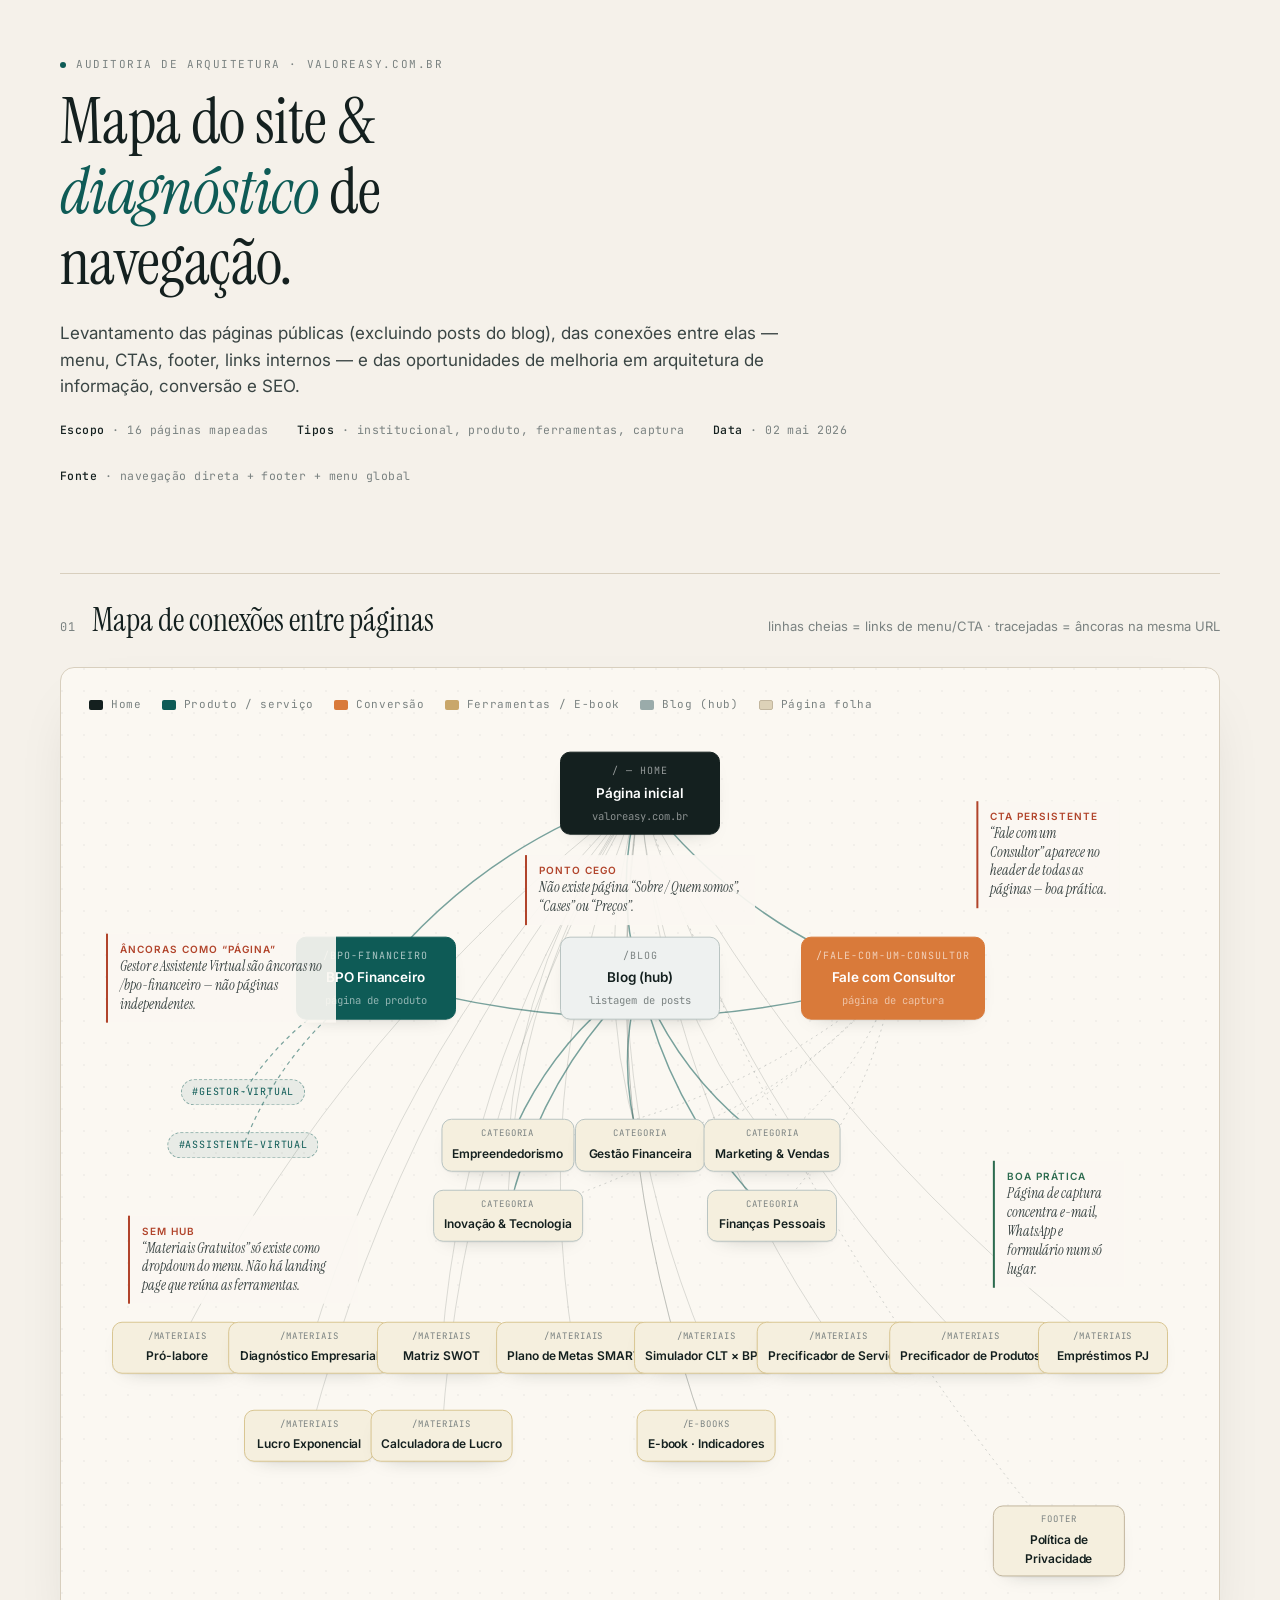
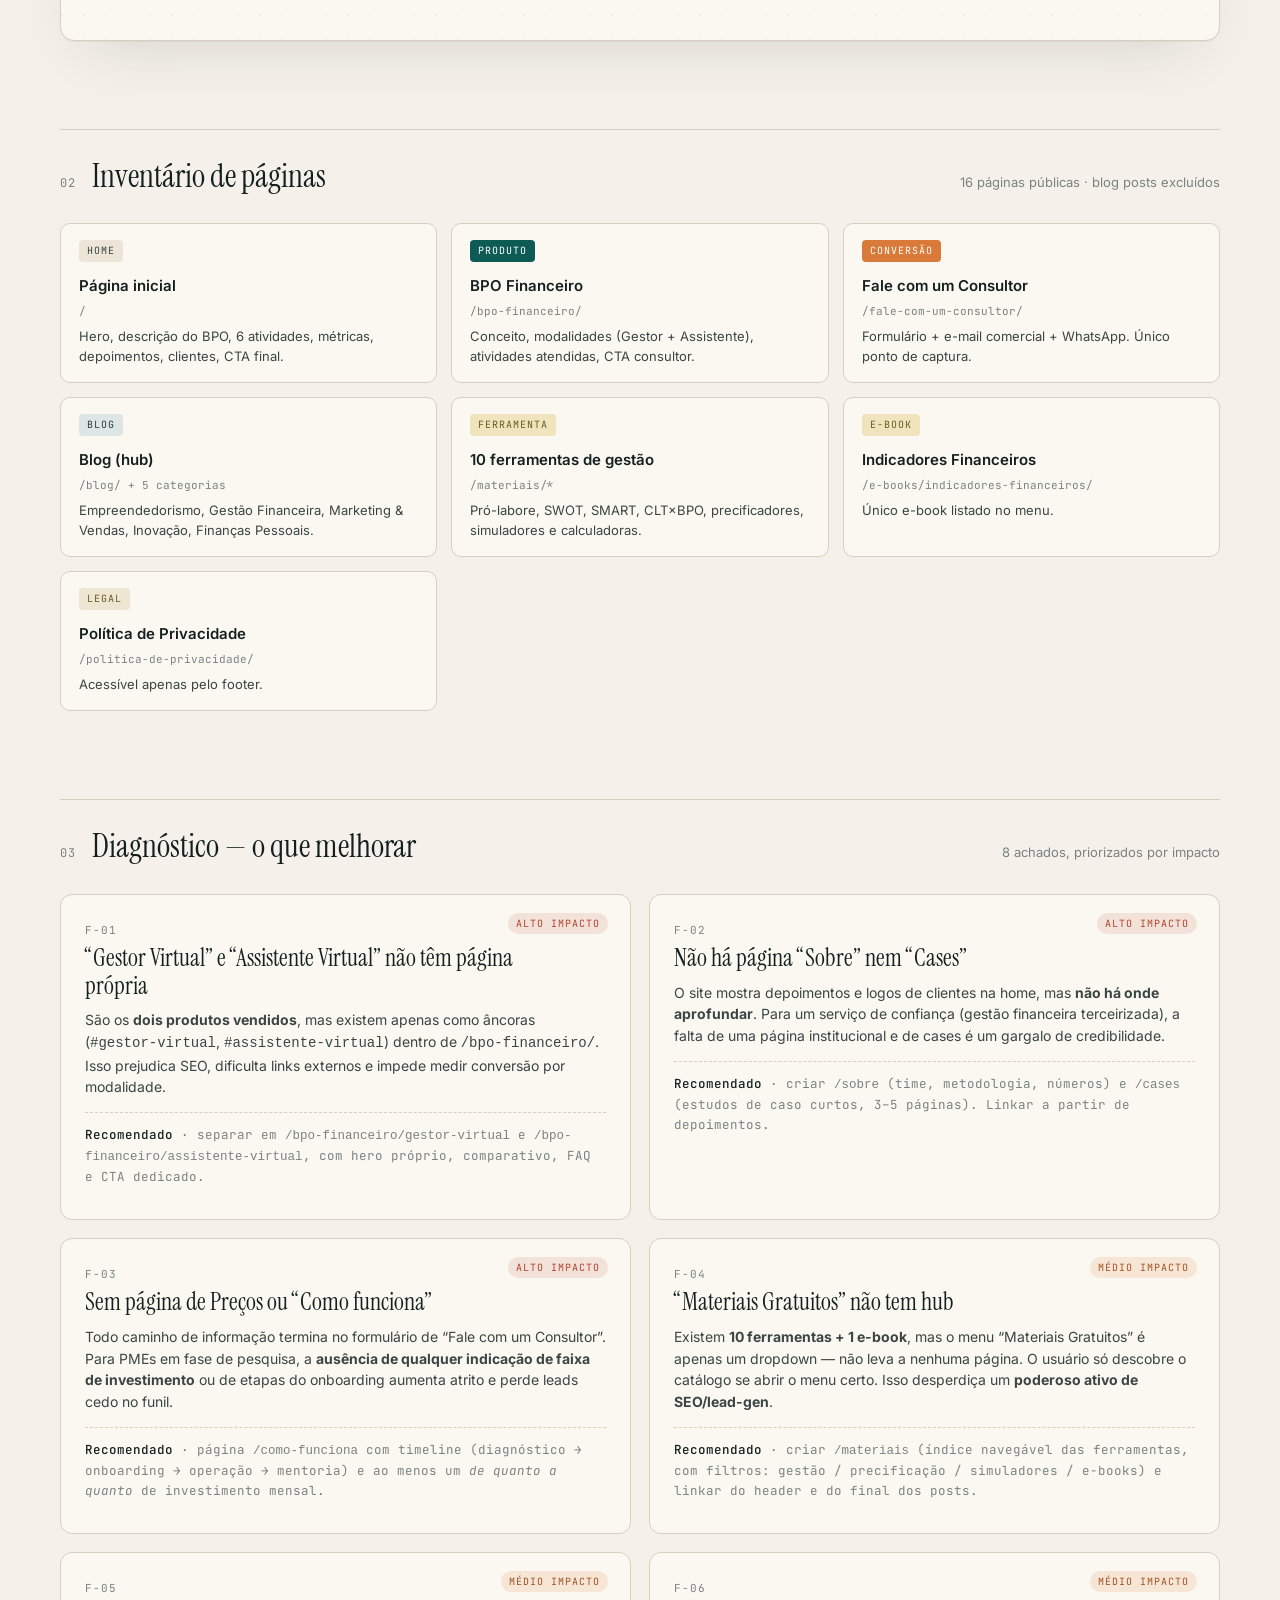
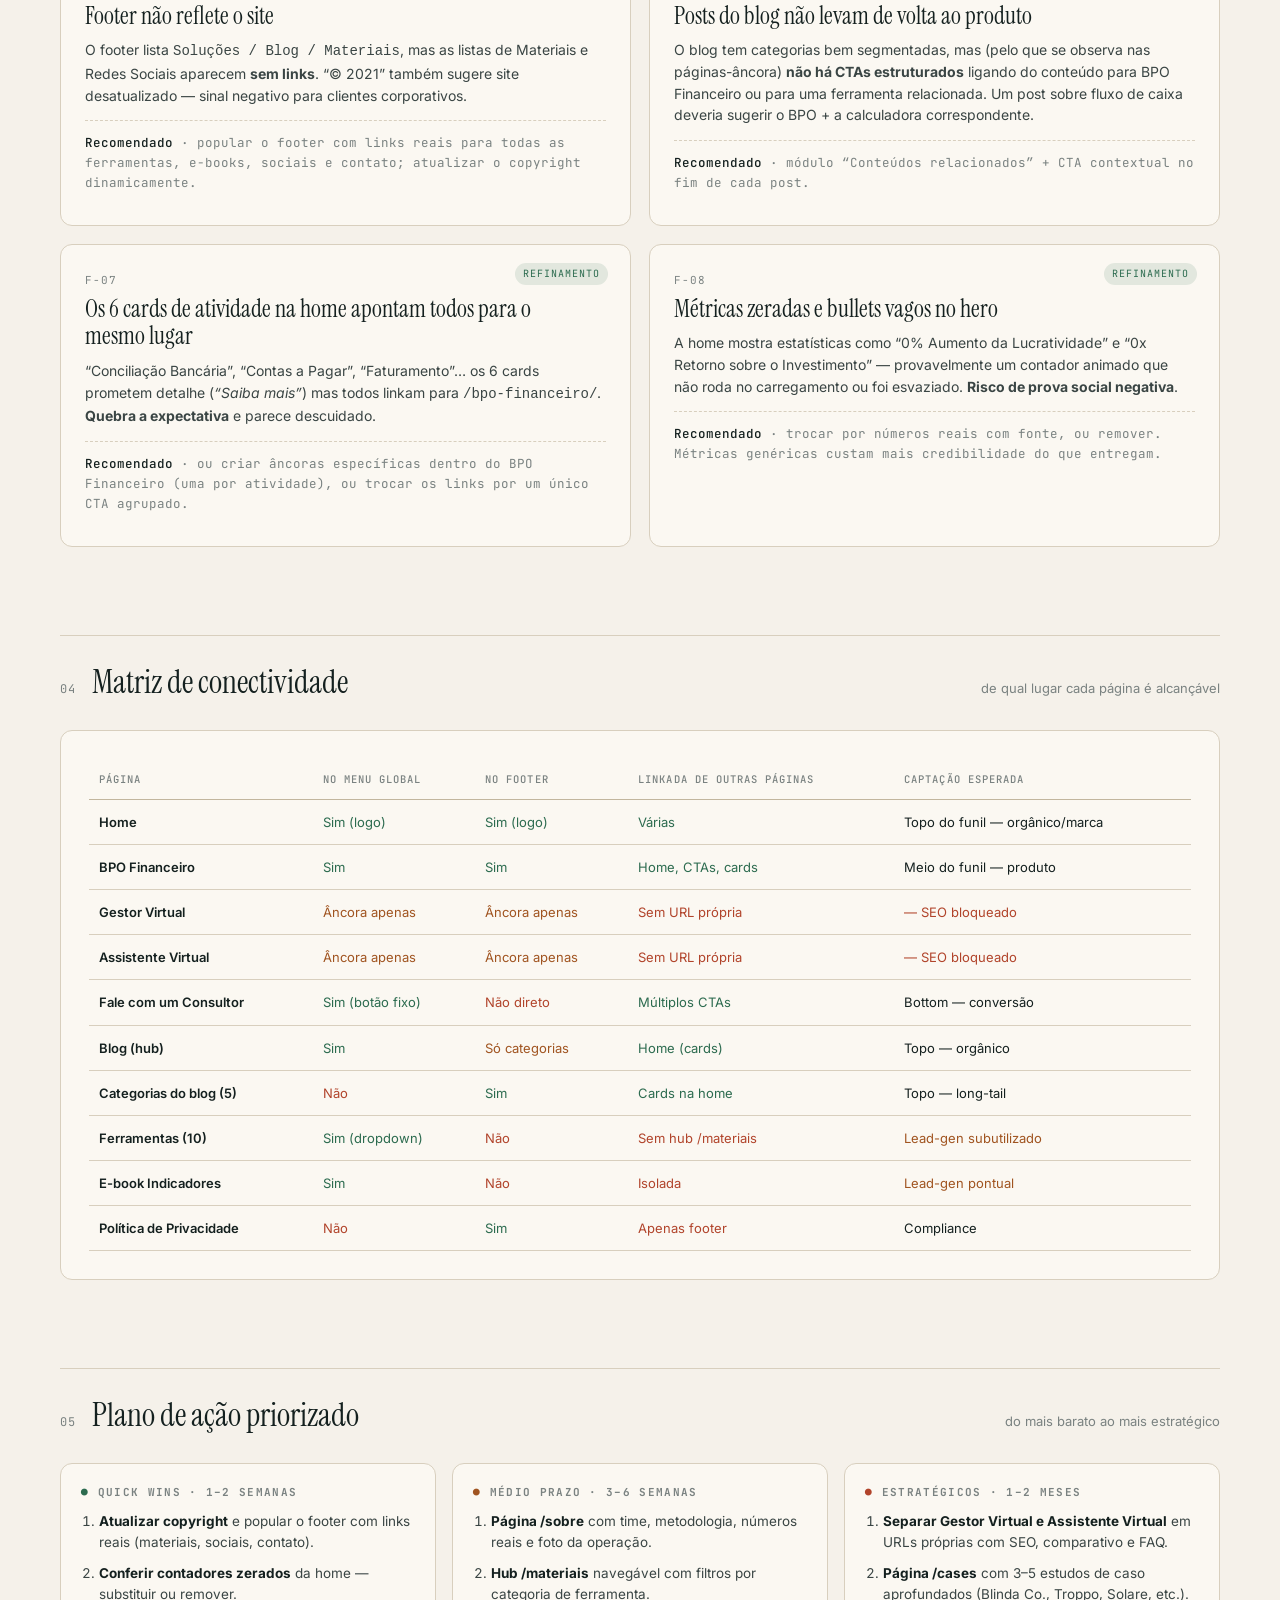
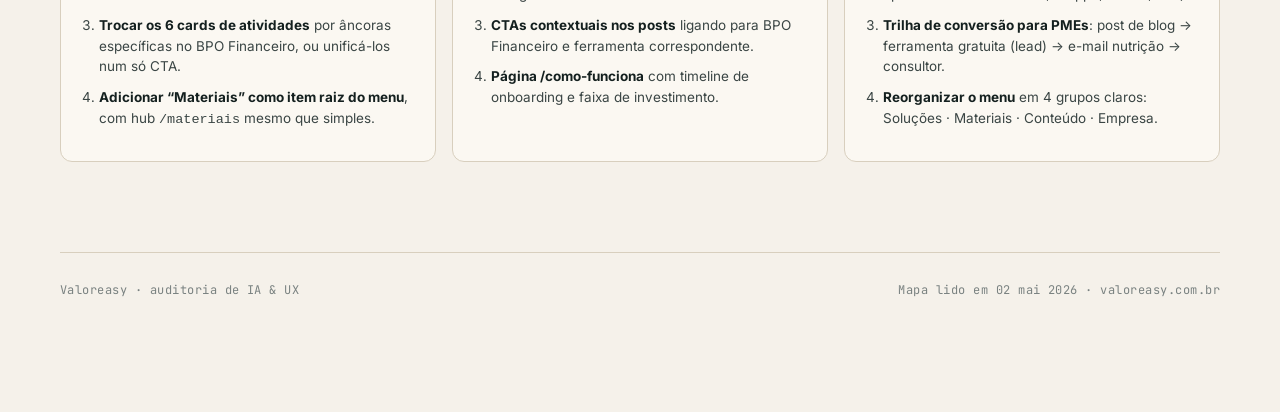
<file: ARTEFATOS/Sitemap Valoreasy.html>
<!doctype html>
<html lang="pt-br">
<head>
<meta charset="utf-8" />
<meta name="viewport" content="width=device-width, initial-scale=1" />
<title>Mapa do site & diagnóstico — Valoreasy</title>
<link rel="preconnect" href="https://fonts.googleapis.com">
<link rel="preconnect" href="https://fonts.gstatic.com" crossorigin>
<link href="https://fonts.googleapis.com/css2?family=Instrument+Serif:ital@0;1&family=Inter:wght@400;500;600;700&family=JetBrains+Mono:wght@400;500&display=swap" rel="stylesheet">
<style>
  :root{
    --bg: #f5f1ea;
    --bg-2: #ece5d8;
    --paper: #fbf8f2;
    --ink: #14201f;
    --ink-2: #3a4544;
    --muted: #7a8281;
    --line: #d8cfbe;
    --line-2: #c2b69e;
    --accent: #0e5b56;        /* deep teal — close to Valoreasy */
    --accent-2: #d97a3a;      /* warm orange accent */
    --warn: #b1442b;
    --good: #2c6b4f;
    --shadow: 0 1px 0 rgba(20,32,31,.04), 0 24px 60px -28px rgba(20,32,31,.18);
  }
  *{ box-sizing: border-box; }
  html, body{ margin:0; padding:0; background: var(--bg); color: var(--ink); font-family: "Inter", system-ui, sans-serif; -webkit-font-smoothing: antialiased; }
  body{ font-size: 15px; line-height: 1.55; }
  a{ color: inherit; }

  /* shell */
  .wrap{ max-width: 1240px; margin: 0 auto; padding: 56px 40px 120px; }
  .eyebrow{
    font-family: "JetBrains Mono", monospace;
    font-size: 11px; letter-spacing: .14em; text-transform: uppercase;
    color: var(--muted);
    display: flex; align-items: center; gap: 10px;
  }
  .eyebrow .dot{ width:6px; height:6px; border-radius: 50%; background: var(--accent); }

  h1{
    font-family: "Instrument Serif", serif;
    font-weight: 400;
    font-size: clamp(38px, 5.2vw, 64px);
    line-height: 1.1;
    letter-spacing: -0.01em;
    margin: 14px 0 22px;
    max-width: 18ch;
  }
  h1 em{ font-style: italic; color: var(--accent); }
  .lede{
    max-width: 720px;
    color: var(--ink-2);
    font-size: 17px;
    line-height: 1.55;
  }
  .meta{
    margin-top: 22px;
    display: flex; gap: 28px; flex-wrap: wrap;
    color: var(--muted);
    font-family: "JetBrains Mono", monospace;
    font-size: 11.5px;
    letter-spacing: .04em;
  }
  .meta b{ color: var(--ink); font-weight: 500; }

  /* section header */
  .section{ margin-top: 88px; }
  .section-head{
    display: flex; align-items: baseline; gap: 16px;
    border-top: 1px solid var(--line);
    padding-top: 22px;
    margin-bottom: 22px;
  }
  .section-num{
    font-family: "JetBrains Mono", monospace;
    font-size: 12px; color: var(--muted); letter-spacing: .1em;
  }
  .section-title{
    font-family: "Instrument Serif", serif;
    font-weight: 400;
    font-size: 32px;
    margin: 0;
  }
  .section-sub{
    color: var(--muted);
    margin-left: auto;
    font-size: 13px;
  }

  /* sitemap board */
  .board{
    background: var(--paper);
    border: 1px solid var(--line);
    border-radius: 14px;
    box-shadow: var(--shadow);
    padding: 28px;
    position: relative;
    overflow: hidden;
  }
  .board::before{
    content:"";
    position: absolute; inset: 0;
    background-image: radial-gradient(circle at 1px 1px, rgba(20,32,31,.07) 1px, transparent 0);
    background-size: 22px 22px;
    pointer-events: none;
    opacity: .55;
  }
  .legend{
    position: relative;
    display: flex; gap: 20px; flex-wrap: wrap;
    font-family: "JetBrains Mono", monospace;
    font-size: 11px; color: var(--muted); letter-spacing: .06em;
    margin-bottom: 18px;
  }
  .legend .swatch{
    display:inline-flex; align-items:center; gap: 8px;
  }
  .legend i{
    display:inline-block; width: 14px; height: 10px; border-radius: 2px;
  }
  .legend .l-home{ background: var(--ink); }
  .legend .l-prod{ background: var(--accent); }
  .legend .l-tool{ background: #c9a76a; }
  .legend .l-blog{ background: #9aabaa; }
  .legend .l-cta{ background: var(--accent-2); }
  .legend .l-leaf{ background: #ddd2b8; border:1px solid var(--line-2); }

  .map{
    position: relative;
    width: 100%;
    height: 880px;
  }
  .map svg.edges{
    position: absolute; inset: 0; width: 100%; height: 100%;
    pointer-events: none;
  }
  .node{
    position: absolute;
    transform: translate(-50%, -50%);
    background: var(--paper);
    border: 1px solid var(--line-2);
    border-radius: 10px;
    padding: 10px 14px;
    min-width: 160px;
    text-align: center;
    box-shadow: 0 1px 0 rgba(20,32,31,.04), 0 8px 22px -16px rgba(20,32,31,.4);
    transition: transform .15s ease, box-shadow .15s ease;
    cursor: default;
  }
  .node:hover{ transform: translate(-50%, -50%) translateY(-2px); box-shadow: 0 1px 0 rgba(20,32,31,.04), 0 14px 28px -16px rgba(20,32,31,.5); }
  .node .tag{
    display:block;
    font-family: "JetBrains Mono", monospace;
    font-size: 10px; letter-spacing: .1em; text-transform: uppercase;
    color: var(--muted);
    margin-bottom: 4px;
  }
  .node .name{
    font-weight: 600; font-size: 13.5px; color: var(--ink);
    letter-spacing: -.005em;
  }
  .node .url{
    font-family: "JetBrains Mono", monospace;
    font-size: 10.5px; color: var(--muted); margin-top: 4px;
    word-break: break-all;
  }

  /* node variants */
  .n-home{ background: var(--ink); border-color: var(--ink); }
  .n-home .tag{ color: rgba(255,255,255,.55); }
  .n-home .name{ color: #fff; }
  .n-home .url{ color: rgba(255,255,255,.5); }

  .n-prod{ background: var(--accent); border-color: var(--accent); }
  .n-prod .tag{ color: rgba(255,255,255,.65); }
  .n-prod .name{ color: #fff; }
  .n-prod .url{ color: rgba(255,255,255,.55); }

  .n-cta{ background: var(--accent-2); border-color: var(--accent-2); }
  .n-cta .tag{ color: rgba(255,255,255,.65); }
  .n-cta .name{ color: #fff; }
  .n-cta .url{ color: rgba(255,255,255,.55); }

  .n-tool{ background: #faf3e1; border-color: #d9c692; }
  .n-blog{ background: #eef1f0; border-color: #b9c4c2; }
  .n-leaf{ background: #f5efde; min-width: 130px; padding: 7px 10px; }
  .n-leaf .name{ font-size: 12px; }
  .n-leaf .tag{ font-size: 9px; }

  .anchor-tag{
    position: absolute;
    transform: translate(-50%, -50%);
    background: rgba(14,91,86,.08);
    color: var(--accent);
    border: 1px dashed rgba(14,91,86,.45);
    border-radius: 999px;
    padding: 4px 10px;
    font-family: "JetBrains Mono", monospace;
    font-size: 10px;
    letter-spacing: .08em;
    text-transform: uppercase;
  }

  /* annotations layer */
  .anno{
    position: absolute;
    transform: translate(-50%, -50%);
    max-width: 230px;
    color: var(--ink-2);
    font-size: 11.5px;
    line-height: 1.4;
    background: rgba(251,248,242,.92);
    border-left: 2px solid var(--warn);
    padding: 8px 12px;
    font-family: "Instrument Serif", serif;
    font-style: italic;
    font-size: 13.5px;
  }
  .anno b{ font-family: "Inter", sans-serif; font-style: normal; font-weight: 600; color: var(--warn); font-size: 10px; letter-spacing: .1em; text-transform: uppercase; display:block; margin-bottom: 2px;}
  .anno.good{ border-left-color: var(--good); }
  .anno.good b{ color: var(--good); }

  /* inventory */
  .inv{
    display: grid;
    grid-template-columns: repeat(12, 1fr);
    gap: 14px;
  }
  .inv-card{
    grid-column: span 4;
    background: var(--paper);
    border: 1px solid var(--line);
    border-radius: 10px;
    padding: 16px 18px;
    display: flex; flex-direction: column; gap: 6px;
  }
  .inv-card .pill{
    align-self: flex-start;
    font-family: "JetBrains Mono", monospace;
    font-size: 10px; letter-spacing: .1em; text-transform: uppercase;
    background: var(--bg-2); color: var(--ink-2);
    padding: 3px 8px; border-radius: 4px;
  }
  .inv-card .pill.prod{ background: var(--accent); color: #fff; }
  .inv-card .pill.cta{ background: var(--accent-2); color: #fff; }
  .inv-card .pill.tool{ background: #f0e4be; color: #6b5a25; }
  .inv-card .pill.blog{ background: #dde6e5; color: #2f3a39; }
  .inv-card .pill.legal{ background: #eee5d3; color: #6b5a25; }
  .inv-card h4{ margin: 6px 0 0; font-size: 15px; font-weight: 600; }
  .inv-card .u{ font-family: "JetBrains Mono", monospace; font-size: 11px; color: var(--muted); word-break: break-all; }
  .inv-card .role{ color: var(--ink-2); font-size: 13px; }

  /* findings */
  .findings{ display: grid; grid-template-columns: repeat(12, 1fr); gap: 18px; }
  .find{
    grid-column: span 6;
    background: var(--paper);
    border: 1px solid var(--line);
    border-radius: 12px;
    padding: 22px 24px;
    position: relative;
    overflow: hidden;
  }
  .find .sev{
    position: absolute; top: 18px; right: 22px;
    font-family: "JetBrains Mono", monospace;
    font-size: 10px; letter-spacing: .1em; text-transform: uppercase;
    padding: 3px 8px; border-radius: 999px;
  }
  .sev.s-high{ background: rgba(177,68,43,.12); color: var(--warn); }
  .sev.s-med{ background: rgba(217,122,58,.15); color: #a05420; }
  .sev.s-low{ background: rgba(44,107,79,.12); color: var(--good); }

  .find .num{
    font-family: "JetBrains Mono", monospace;
    color: var(--muted);
    font-size: 11px; letter-spacing: .1em;
  }
  .find h3{
    font-family: "Instrument Serif", serif;
    font-weight: 400;
    font-size: 24px;
    margin: 4px 0 10px;
    line-height: 1.15;
    max-width: 90%;
  }
  .find p{ margin: 0 0 10px; color: var(--ink-2); font-size: 14px; }
  .find .obs{
    border-top: 1px dashed var(--line);
    margin-top: 14px; padding-top: 12px;
    font-size: 12.5px; color: var(--muted);
    font-family: "JetBrains Mono", monospace;
    line-height: 1.6;
  }
  .find .obs b{ color: var(--ink); font-weight: 500; }

  /* matrix */
  .matrix{
    background: var(--paper);
    border: 1px solid var(--line);
    border-radius: 12px;
    padding: 28px;
    overflow-x: auto;
  }
  table.m{ width: 100%; border-collapse: collapse; font-size: 13px; }
  table.m th, table.m td{
    text-align: left; padding: 12px 10px;
    border-bottom: 1px solid var(--line);
    vertical-align: top;
  }
  table.m th{
    font-family: "JetBrains Mono", monospace;
    font-size: 10.5px; letter-spacing: .1em; text-transform: uppercase;
    color: var(--muted); font-weight: 500;
    border-bottom: 1px solid var(--line-2);
  }
  table.m td.page{ font-weight: 600; }
  table.m .ok{ color: var(--good); }
  table.m .miss{ color: var(--warn); }
  table.m .partial{ color: #a05420; }
  table.m code{
    font-family: "JetBrains Mono", monospace;
    font-size: 11px;
    background: var(--bg-2);
    padding: 1px 6px; border-radius: 4px;
  }

  /* recos */
  .recos{
    display: grid;
    grid-template-columns: 1fr 1fr 1fr;
    gap: 16px;
  }
  .reco{
    background: var(--paper);
    border: 1px solid var(--line);
    border-radius: 12px;
    padding: 20px;
  }
  .reco h5{
    font-family: "JetBrains Mono", monospace;
    font-size: 11px; letter-spacing: .12em; text-transform: uppercase;
    color: var(--muted);
    margin: 0 0 10px;
  }
  .reco h5 .quick{ color: var(--good); }
  .reco h5 .mid{ color: #a05420; }
  .reco h5 .big{ color: var(--warn); }
  .reco ol{ margin: 0; padding-left: 18px; }
  .reco li{ margin-bottom: 10px; font-size: 13.5px; color: var(--ink-2); }
  .reco li b{ color: var(--ink); }

  footer{
    margin-top: 90px;
    padding-top: 28px;
    border-top: 1px solid var(--line);
    color: var(--muted);
    font-size: 12px;
    display: flex; justify-content: space-between; flex-wrap: wrap; gap: 12px;
    font-family: "JetBrains Mono", monospace;
    letter-spacing: .04em;
  }

  @media (max-width: 1100px){
    .inv-card{ grid-column: span 6; }
    .find{ grid-column: span 12; }
    .recos{ grid-template-columns: 1fr; }
    .map{ height: 1100px; }
  }
  @media (max-width: 720px){
    .wrap{ padding: 32px 20px 80px; }
    .inv-card{ grid-column: span 12; }
    .map{ height: auto; min-height: 1400px; }
  }
</style>
</head>
<body>
<div class="wrap">

  <!-- HEADER -->
  <header>
    <div class="eyebrow"><span class="dot"></span> Auditoria de arquitetura · valoreasy.com.br</div>
    <h1>Mapa do site &amp; <em>diagnóstico</em> de navegação.</h1>
    <p class="lede">
      Levantamento das páginas públicas (excluindo posts do blog), das conexões entre elas — menu, CTAs, footer, links internos —
      e das oportunidades de melhoria em arquitetura de informação, conversão e SEO.
    </p>
    <div class="meta">
      <span><b>Escopo</b> · 16 páginas mapeadas</span>
      <span><b>Tipos</b> · institucional, produto, ferramentas, captura</span>
      <span><b>Data</b> · 02 mai 2026</span>
      <span><b>Fonte</b> · navegação direta + footer + menu global</span>
    </div>
  </header>

  <!-- 01 — SITEMAP -->
  <section class="section">
    <div class="section-head">
      <span class="section-num">01</span>
      <h2 class="section-title">Mapa de conexões entre páginas</h2>
      <span class="section-sub">linhas cheias = links de menu/CTA · tracejadas = âncoras na mesma URL</span>
    </div>

    <div class="board">
      <div class="legend">
        <span class="swatch"><i class="l-home"></i> Home</span>
        <span class="swatch"><i class="l-prod"></i> Produto / serviço</span>
        <span class="swatch"><i class="l-cta"></i> Conversão</span>
        <span class="swatch"><i class="l-tool"></i> Ferramentas / E-book</span>
        <span class="swatch"><i class="l-blog"></i> Blog (hub)</span>
        <span class="swatch"><i class="l-leaf"></i> Página folha</span>
      </div>

      <div class="map" id="map">
        <svg class="edges" id="edges" viewBox="0 0 1180 880" preserveAspectRatio="none"></svg>

        <!-- HOME -->
        <div class="node n-home" style="left: 50%; top: 7%;">
          <span class="tag">/ — Home</span>
          <div class="name">Página inicial</div>
          <div class="url">valoreasy.com.br</div>
        </div>

        <!-- PRODUTO -->
        <div class="node n-prod" style="left: 26%; top: 28%;">
          <span class="tag">/bpo-financeiro</span>
          <div class="name">BPO Financeiro</div>
          <div class="url">página de produto</div>
        </div>
        <div class="anchor-tag" style="left: 14%; top: 41%;">#gestor-virtual</div>
        <div class="anchor-tag" style="left: 14%; top: 47%;">#assistente-virtual</div>

        <!-- CTA -->
        <div class="node n-cta" style="left: 73%; top: 28%;">
          <span class="tag">/fale-com-um-consultor</span>
          <div class="name">Fale com Consultor</div>
          <div class="url">página de captura</div>
        </div>

        <!-- BLOG hub -->
        <div class="node n-blog" style="left: 50%; top: 28%;">
          <span class="tag">/blog</span>
          <div class="name">Blog (hub)</div>
          <div class="url">listagem de posts</div>
        </div>

        <!-- BLOG categorias -->
        <div class="node n-leaf n-blog" style="left: 38%; top: 47%;">
          <span class="tag">categoria</span>
          <div class="name">Empreendedorismo</div>
        </div>
        <div class="node n-leaf n-blog" style="left: 50%; top: 47%;">
          <span class="tag">categoria</span>
          <div class="name">Gestão Financeira</div>
        </div>
        <div class="node n-leaf n-blog" style="left: 62%; top: 47%;">
          <span class="tag">categoria</span>
          <div class="name">Marketing &amp; Vendas</div>
        </div>
        <div class="node n-leaf n-blog" style="left: 38%; top: 55%;">
          <span class="tag">categoria</span>
          <div class="name">Inovação &amp; Tecnologia</div>
        </div>
        <div class="node n-leaf n-blog" style="left: 62%; top: 55%;">
          <span class="tag">categoria</span>
          <div class="name">Finanças Pessoais</div>
        </div>

        <!-- FERRAMENTAS hub (conceitual; não tem página) -->
        <div class="anno" style="left: 14%; top: 60%;">
          <b>Sem hub</b>
          “Materiais Gratuitos” só existe como dropdown do menu. Não há landing page que reúna as ferramentas.
        </div>

        <!-- TOOLS -->
        <div class="node n-leaf n-tool" style="left: 8%;  top: 70%;">
          <span class="tag">/materiais</span>
          <div class="name">Pró-labore</div>
        </div>
        <div class="node n-leaf n-tool" style="left: 20%; top: 70%;">
          <span class="tag">/materiais</span>
          <div class="name">Diagnóstico Empresarial</div>
        </div>
        <div class="node n-leaf n-tool" style="left: 32%; top: 70%;">
          <span class="tag">/materiais</span>
          <div class="name">Matriz SWOT</div>
        </div>
        <div class="node n-leaf n-tool" style="left: 44%; top: 70%;">
          <span class="tag">/materiais</span>
          <div class="name">Plano de Metas SMART</div>
        </div>
        <div class="node n-leaf n-tool" style="left: 56%; top: 70%;">
          <span class="tag">/materiais</span>
          <div class="name">Simulador CLT × BPO</div>
        </div>
        <div class="node n-leaf n-tool" style="left: 68%; top: 70%;">
          <span class="tag">/materiais</span>
          <div class="name">Precificador de Serviços</div>
        </div>
        <div class="node n-leaf n-tool" style="left: 80%; top: 70%;">
          <span class="tag">/materiais</span>
          <div class="name">Precificador de Produtos</div>
        </div>
        <div class="node n-leaf n-tool" style="left: 92%; top: 70%;">
          <span class="tag">/materiais</span>
          <div class="name">Empréstimos PJ</div>
        </div>
        <div class="node n-leaf n-tool" style="left: 20%; top: 80%;">
          <span class="tag">/materiais</span>
          <div class="name">Lucro Exponencial</div>
        </div>
        <div class="node n-leaf n-tool" style="left: 32%; top: 80%;">
          <span class="tag">/materiais</span>
          <div class="name">Calculadora de Lucro</div>
        </div>
        <div class="node n-leaf n-tool" style="left: 56%; top: 80%;">
          <span class="tag">/e-books</span>
          <div class="name">E-book · Indicadores</div>
        </div>

        <!-- LEGAL -->
        <div class="node n-leaf" style="left: 88%; top: 92%;">
          <span class="tag">footer</span>
          <div class="name">Política de Privacidade</div>
        </div>

        <!-- ANNOTATIONS -->
        <div class="anno" style="left: 87%; top: 14%;">
          <b>CTA persistente</b>
          “Fale com um Consultor” aparece no header de todas as páginas — boa prática.
        </div>
        <div class="anno" style="left: 50%; top: 18%;">
          <b>Ponto cego</b>
          Não existe página “Sobre / Quem somos”, “Cases” ou “Preços”.
        </div>
        <div class="anno" style="left: 12%; top: 28%;">
          <b>Âncoras como “página”</b>
          Gestor e Assistente Virtual são âncoras no /bpo-financeiro — não páginas independentes.
        </div>
        <div class="anno good" style="left: 88%; top: 56%;">
          <b>Boa prática</b>
          Página de captura concentra e-mail, WhatsApp e formulário num só lugar.
        </div>
      </div>
    </div>
  </section>

  <!-- 02 — INVENTORY -->
  <section class="section">
    <div class="section-head">
      <span class="section-num">02</span>
      <h2 class="section-title">Inventário de páginas</h2>
      <span class="section-sub">16 páginas públicas · blog posts excluídos</span>
    </div>

    <div class="inv">
      <div class="inv-card">
        <span class="pill">Home</span>
        <h4>Página inicial</h4>
        <span class="u">/</span>
        <span class="role">Hero, descrição do BPO, 6 atividades, métricas, depoimentos, clientes, CTA final.</span>
      </div>
      <div class="inv-card">
        <span class="pill prod">Produto</span>
        <h4>BPO Financeiro</h4>
        <span class="u">/bpo-financeiro/</span>
        <span class="role">Conceito, modalidades (Gestor + Assistente), atividades atendidas, CTA consultor.</span>
      </div>
      <div class="inv-card">
        <span class="pill cta">Conversão</span>
        <h4>Fale com um Consultor</h4>
        <span class="u">/fale-com-um-consultor/</span>
        <span class="role">Formulário + e-mail comercial + WhatsApp. Único ponto de captura.</span>
      </div>
      <div class="inv-card">
        <span class="pill blog">Blog</span>
        <h4>Blog (hub)</h4>
        <span class="u">/blog/ + 5 categorias</span>
        <span class="role">Empreendedorismo, Gestão Financeira, Marketing &amp; Vendas, Inovação, Finanças Pessoais.</span>
      </div>
      <div class="inv-card">
        <span class="pill tool">Ferramenta</span>
        <h4>10 ferramentas de gestão</h4>
        <span class="u">/materiais/*</span>
        <span class="role">Pró-labore, SWOT, SMART, CLT×BPO, precificadores, simuladores e calculadoras.</span>
      </div>
      <div class="inv-card">
        <span class="pill tool">E-book</span>
        <h4>Indicadores Financeiros</h4>
        <span class="u">/e-books/indicadores-financeiros/</span>
        <span class="role">Único e-book listado no menu.</span>
      </div>
      <div class="inv-card">
        <span class="pill legal">Legal</span>
        <h4>Política de Privacidade</h4>
        <span class="u">/politica-de-privacidade/</span>
        <span class="role">Acessível apenas pelo footer.</span>
      </div>
    </div>
  </section>

  <!-- 03 — DIAGNOSTIC FINDINGS -->
  <section class="section">
    <div class="section-head">
      <span class="section-num">03</span>
      <h2 class="section-title">Diagnóstico — o que melhorar</h2>
      <span class="section-sub">8 achados, priorizados por impacto</span>
    </div>

    <div class="findings">

      <div class="find">
        <span class="sev s-high">Alto impacto</span>
        <span class="num">F-01</span>
        <h3>“Gestor Virtual” e “Assistente Virtual” não têm página própria</h3>
        <p>São os <b>dois produtos vendidos</b>, mas existem apenas como âncoras (<code>#gestor-virtual</code>, <code>#assistente-virtual</code>) dentro de <code>/bpo-financeiro/</code>. Isso prejudica SEO, dificulta links externos e impede medir conversão por modalidade.</p>
        <p class="obs"><b>Recomendado</b> · separar em <code>/bpo-financeiro/gestor-virtual</code> e <code>/bpo-financeiro/assistente-virtual</code>, com hero próprio, comparativo, FAQ e CTA dedicado.</p>
      </div>

      <div class="find">
        <span class="sev s-high">Alto impacto</span>
        <span class="num">F-02</span>
        <h3>Não há página “Sobre” nem “Cases”</h3>
        <p>O site mostra depoimentos e logos de clientes na home, mas <b>não há onde aprofundar</b>. Para um serviço de confiança (gestão financeira terceirizada), a falta de uma página institucional e de cases é um gargalo de credibilidade.</p>
        <p class="obs"><b>Recomendado</b> · criar <code>/sobre</code> (time, metodologia, números) e <code>/cases</code> (estudos de caso curtos, 3–5 páginas). Linkar a partir de depoimentos.</p>
      </div>

      <div class="find">
        <span class="sev s-high">Alto impacto</span>
        <span class="num">F-03</span>
        <h3>Sem página de Preços ou “Como funciona”</h3>
        <p>Todo caminho de informação termina no formulário de “Fale com um Consultor”. Para PMEs em fase de pesquisa, a <b>ausência de qualquer indicação de faixa de investimento</b> ou de etapas do onboarding aumenta atrito e perde leads cedo no funil.</p>
        <p class="obs"><b>Recomendado</b> · página <code>/como-funciona</code> com timeline (diagnóstico → onboarding → operação → mentoria) e ao menos um <i>de quanto a quanto</i> de investimento mensal.</p>
      </div>

      <div class="find">
        <span class="sev s-med">Médio impacto</span>
        <span class="num">F-04</span>
        <h3>“Materiais Gratuitos” não tem hub</h3>
        <p>Existem <b>10 ferramentas + 1 e-book</b>, mas o menu “Materiais Gratuitos” é apenas um dropdown — não leva a nenhuma página. O usuário só descobre o catálogo se abrir o menu certo. Isso desperdiça um <b>poderoso ativo de SEO/lead-gen</b>.</p>
        <p class="obs"><b>Recomendado</b> · criar <code>/materiais</code> (índice navegável das ferramentas, com filtros: gestão / precificação / simuladores / e-books) e linkar do header e do final dos posts.</p>
      </div>

      <div class="find">
        <span class="sev s-med">Médio impacto</span>
        <span class="num">F-05</span>
        <h3>Footer não reflete o site</h3>
        <p>O footer lista <code>Soluções / Blog / Materiais</code>, mas as listas de Materiais e Redes Sociais aparecem <b>sem links</b>. “© 2021” também sugere site desatualizado — sinal negativo para clientes corporativos.</p>
        <p class="obs"><b>Recomendado</b> · popular o footer com links reais para todas as ferramentas, e-books, sociais e contato; atualizar o copyright dinamicamente.</p>
      </div>

      <div class="find">
        <span class="sev s-med">Médio impacto</span>
        <span class="num">F-06</span>
        <h3>Posts do blog não levam de volta ao produto</h3>
        <p>O blog tem categorias bem segmentadas, mas (pelo que se observa nas páginas-âncora) <b>não há CTAs estruturados</b> ligando do conteúdo para BPO Financeiro ou para uma ferramenta relacionada. Um post sobre fluxo de caixa deveria sugerir o BPO + a calculadora correspondente.</p>
        <p class="obs"><b>Recomendado</b> · módulo “Conteúdos relacionados” + CTA contextual no fim de cada post.</p>
      </div>

      <div class="find">
        <span class="sev s-low">Refinamento</span>
        <span class="num">F-07</span>
        <h3>Os 6 cards de atividade na home apontam todos para o mesmo lugar</h3>
        <p>“Conciliação Bancária”, “Contas a Pagar”, “Faturamento”… os 6 cards prometem detalhe (<i>“Saiba mais”</i>) mas todos linkam para <code>/bpo-financeiro/</code>. <b>Quebra a expectativa</b> e parece descuidado.</p>
        <p class="obs"><b>Recomendado</b> · ou criar âncoras específicas dentro do BPO Financeiro (uma por atividade), ou trocar os links por um único CTA agrupado.</p>
      </div>

      <div class="find">
        <span class="sev s-low">Refinamento</span>
        <span class="num">F-08</span>
        <h3>Métricas zeradas e bullets vagos no hero</h3>
        <p>A home mostra estatísticas como “0% Aumento da Lucratividade” e “0x Retorno sobre o Investimento” — provavelmente um contador animado que não roda no carregamento ou foi esvaziado. <b>Risco de prova social negativa</b>.</p>
        <p class="obs"><b>Recomendado</b> · trocar por números reais com fonte, ou remover. Métricas genéricas custam mais credibilidade do que entregam.</p>
      </div>

    </div>
  </section>

  <!-- 04 — CONNECTIVITY MATRIX -->
  <section class="section">
    <div class="section-head">
      <span class="section-num">04</span>
      <h2 class="section-title">Matriz de conectividade</h2>
      <span class="section-sub">de qual lugar cada página é alcançável</span>
    </div>

    <div class="matrix">
      <table class="m">
        <thead>
          <tr>
            <th>Página</th>
            <th>No menu global</th>
            <th>No footer</th>
            <th>Linkada de outras páginas</th>
            <th>Captação esperada</th>
          </tr>
        </thead>
        <tbody>
          <tr>
            <td class="page">Home</td>
            <td class="ok">Sim (logo)</td>
            <td class="ok">Sim (logo)</td>
            <td class="ok">Várias</td>
            <td>Topo do funil — orgânico/marca</td>
          </tr>
          <tr>
            <td class="page">BPO Financeiro</td>
            <td class="ok">Sim</td>
            <td class="ok">Sim</td>
            <td class="ok">Home, CTAs, cards</td>
            <td>Meio do funil — produto</td>
          </tr>
          <tr>
            <td class="page">Gestor Virtual</td>
            <td class="partial">Âncora apenas</td>
            <td class="partial">Âncora apenas</td>
            <td class="miss">Sem URL própria</td>
            <td class="miss">— SEO bloqueado</td>
          </tr>
          <tr>
            <td class="page">Assistente Virtual</td>
            <td class="partial">Âncora apenas</td>
            <td class="partial">Âncora apenas</td>
            <td class="miss">Sem URL própria</td>
            <td class="miss">— SEO bloqueado</td>
          </tr>
          <tr>
            <td class="page">Fale com um Consultor</td>
            <td class="ok">Sim (botão fixo)</td>
            <td class="miss">Não direto</td>
            <td class="ok">Múltiplos CTAs</td>
            <td>Bottom — conversão</td>
          </tr>
          <tr>
            <td class="page">Blog (hub)</td>
            <td class="ok">Sim</td>
            <td class="partial">Só categorias</td>
            <td class="ok">Home (cards)</td>
            <td>Topo — orgânico</td>
          </tr>
          <tr>
            <td class="page">Categorias do blog (5)</td>
            <td class="miss">Não</td>
            <td class="ok">Sim</td>
            <td class="ok">Cards na home</td>
            <td>Topo — long-tail</td>
          </tr>
          <tr>
            <td class="page">Ferramentas (10)</td>
            <td class="ok">Sim (dropdown)</td>
            <td class="miss">Não</td>
            <td class="miss">Sem hub /materiais</td>
            <td class="partial">Lead-gen subutilizado</td>
          </tr>
          <tr>
            <td class="page">E-book Indicadores</td>
            <td class="ok">Sim</td>
            <td class="miss">Não</td>
            <td class="miss">Isolada</td>
            <td class="partial">Lead-gen pontual</td>
          </tr>
          <tr>
            <td class="page">Política de Privacidade</td>
            <td class="miss">Não</td>
            <td class="ok">Sim</td>
            <td class="miss">Apenas footer</td>
            <td>Compliance</td>
          </tr>
        </tbody>
      </table>
    </div>
  </section>

  <!-- 05 — RECOS -->
  <section class="section">
    <div class="section-head">
      <span class="section-num">05</span>
      <h2 class="section-title">Plano de ação priorizado</h2>
      <span class="section-sub">do mais barato ao mais estratégico</span>
    </div>

    <div class="recos">
      <div class="reco">
        <h5><span class="quick">●</span> Quick wins · 1–2 semanas</h5>
        <ol>
          <li><b>Atualizar copyright</b> e popular o footer com links reais (materiais, sociais, contato).</li>
          <li><b>Conferir contadores zerados</b> da home — substituir ou remover.</li>
          <li><b>Trocar os 6 cards de atividades</b> por âncoras específicas no BPO Financeiro, ou unificá-los num só CTA.</li>
          <li><b>Adicionar “Materiais” como item raiz do menu</b>, com hub <code>/materiais</code> mesmo que simples.</li>
        </ol>
      </div>

      <div class="reco">
        <h5><span class="mid">●</span> Médio prazo · 3–6 semanas</h5>
        <ol>
          <li><b>Página /sobre</b> com time, metodologia, números reais e foto da operação.</li>
          <li><b>Hub /materiais</b> navegável com filtros por categoria de ferramenta.</li>
          <li><b>CTAs contextuais nos posts</b> ligando para BPO Financeiro e ferramenta correspondente.</li>
          <li><b>Página /como-funciona</b> com timeline de onboarding e faixa de investimento.</li>
        </ol>
      </div>

      <div class="reco">
        <h5><span class="big">●</span> Estratégicos · 1–2 meses</h5>
        <ol>
          <li><b>Separar Gestor Virtual e Assistente Virtual</b> em URLs próprias com SEO, comparativo e FAQ.</li>
          <li><b>Página /cases</b> com 3–5 estudos de caso aprofundados (Blinda Co., Troppo, Solare, etc.).</li>
          <li><b>Trilha de conversão para PMEs</b>: post de blog → ferramenta gratuita (lead) → e-mail nutrição → consultor.</li>
          <li><b>Reorganizar o menu</b> em 4 grupos claros: Soluções · Materiais · Conteúdo · Empresa.</li>
        </ol>
      </div>
    </div>
  </section>

  <footer>
    <span>Valoreasy · auditoria de IA &amp; UX</span>
    <span>Mapa lido em 02 mai 2026 · valoreasy.com.br</span>
  </footer>
</div>

<script>
  // Draw curved edges between nodes by reading their absolute positions on the .map element.
  // Edges defined as [fromSelector, toSelector, type], type: solid | dashed
  const edges = [
    // Home → main hubs
    ['.n-home', '.n-prod', 'solid'],
    ['.n-home', '.n-cta', 'solid'],
    ['.n-home', '.n-blog:not(.n-leaf)', 'solid'],

    // BPO → CTA
    ['.n-prod', '.n-cta', 'solid'],

    // BPO → anchors (dashed)
    ['.n-prod', '.anchor-tag:nth-of-type(1)', 'dashed'],
    ['.n-prod', '.anchor-tag:nth-of-type(2)', 'dashed'],

    // Blog hub → categories
    ['.n-blog:not(.n-leaf)', '.n-leaf.n-blog:nth-of-type(1)', 'solid'],
  ];

  // We'll do edges programmatically using IDs we set below instead, easier to manage.
  function bbox(el, container){
    const r = el.getBoundingClientRect();
    const c = container.getBoundingClientRect();
    return {
      cx: r.left - c.left + r.width/2,
      cy: r.top - c.top + r.height/2,
      w: r.width, h: r.height
    };
  }

  function drawEdges(){
    const map = document.getElementById('map');
    const svg = document.getElementById('edges');
    const W = map.clientWidth, H = map.clientHeight;
    svg.setAttribute('viewBox', `0 0 ${W} ${H}`);
    svg.innerHTML = '';

    // Build node lookup: tag-by-text
    const nodes = [...map.querySelectorAll('.node, .anchor-tag')];
    const find = (txt) => nodes.find(n => n.textContent.includes(txt));

    const home = find('Página inicial');
    const bpo  = find('BPO Financeiro');
    const cta  = find('Fale com Consultor');
    const blog = nodes.find(n => n.classList.contains('n-blog') && !n.classList.contains('n-leaf'));
    const gestorAnchor = nodes.find(n => n.classList.contains('anchor-tag') && n.textContent.includes('gestor'));
    const assistAnchor = nodes.find(n => n.classList.contains('anchor-tag') && n.textContent.includes('assistente'));
    const cats = nodes.filter(n => n.classList.contains('n-leaf') && n.classList.contains('n-blog'));
    const tools = nodes.filter(n => n.classList.contains('n-leaf') && n.classList.contains('n-tool'));
    const ebook = find('E-book · Indicadores');
    const policy = find('Política de Privacidade');

    const links = [];
    const push = (a,b,style) => { if(a && b) links.push({a,b,style}); };

    // Primary edges
    push(home, bpo, 'solid');
    push(home, cta, 'solid');
    push(home, blog, 'solid');
    push(bpo, cta, 'solid');
    push(bpo, gestorAnchor, 'dashed');
    push(bpo, assistAnchor, 'dashed');

    // Blog → categories
    cats.forEach(c => push(blog, c, 'solid'));

    // Home → categories (cards na home)
    cats.slice(0,4).forEach(c => push(home, c, 'thin'));

    // Home → tools (footer/menu) — represent as menu-driven thin lines from home
    tools.forEach(t => push(home, t, 'thin'));
    push(home, ebook, 'thin');

    // Tools → CTA conceptual? skip (would clutter). Instead show CTA attracts from blog/categories
    cats.forEach(c => push(c, cta, 'thinDashed'));

    // Footer-only link
    push(home, policy, 'thinDashed');

    // Render
    for(const {a,b,style} of links){
      const A = bbox(a, map), B = bbox(b, map);
      const dx = B.cx - A.cx, dy = B.cy - A.cy;
      const mx = A.cx + dx/2;
      const my = A.cy + dy/2;
      // gentle curve: control point offset perpendicular
      const len = Math.hypot(dx, dy);
      const off = Math.min(80, len * 0.15);
      const nx = -dy / (len || 1);
      const ny =  dx / (len || 1);
      const cx = mx + nx * off;
      const cy = my + ny * off;

      const path = document.createElementNS('http://www.w3.org/2000/svg', 'path');
      path.setAttribute('d', `M ${A.cx} ${A.cy} Q ${cx} ${cy} ${B.cx} ${B.cy}`);
      path.setAttribute('fill', 'none');
      if(style === 'solid'){
        path.setAttribute('stroke', '#0e5b56');
        path.setAttribute('stroke-width', '1.5');
        path.setAttribute('opacity', '0.55');
      } else if(style === 'dashed'){
        path.setAttribute('stroke', '#0e5b56');
        path.setAttribute('stroke-width', '1.2');
        path.setAttribute('stroke-dasharray', '4 4');
        path.setAttribute('opacity', '0.55');
      } else if(style === 'thin'){
        path.setAttribute('stroke', '#3a4544');
        path.setAttribute('stroke-width', '0.8');
        path.setAttribute('opacity', '0.22');
      } else if(style === 'thinDashed'){
        path.setAttribute('stroke', '#3a4544');
        path.setAttribute('stroke-width', '0.8');
        path.setAttribute('stroke-dasharray', '2 4');
        path.setAttribute('opacity', '0.28');
      }
      svg.appendChild(path);
    }
  }

  window.addEventListener('load', drawEdges);
  window.addEventListener('resize', drawEdges);
</script>
</body>
</html>
</file>
<file: lp/css/lp.css>
/* ============================================================
   LP Valoreasy — Estilos
   Mobile-first · Brand Guidelines · Sem frameworks
   ============================================================ */

@import url('tokens.css');

/* ============================================================
   RESET & BASE
   ============================================================ */

*, *::before, *::after { box-sizing: border-box; margin: 0; padding: 0; }

html { scroll-behavior: smooth; font-size: 16px; -webkit-text-size-adjust: 100%; }

body {
  font-family: var(--font-sans);
  font-size: var(--text-base);
  line-height: var(--leading-normal);
  color: var(--ink);
  background: var(--paper);
  -webkit-font-smoothing: antialiased;
}

img { display: block; max-width: 100%; height: auto; }
a { color: inherit; text-decoration: none; }
ul, ol { list-style: none; }
button { cursor: pointer; border: none; background: none; font: inherit; }
strong { font-weight: 600; }
em { font-style: italic; }

/* ============================================================
   TIPOGRAFIA GLOBAL
   ============================================================ */

.serif { font-family: var(--font-serif); }

h1, h2, h3 {
  font-family: var(--font-serif);
  line-height: var(--leading-tight);
  font-weight: 600;
  color: var(--ink);
}

h1 { font-size: var(--text-3xl); }
h2 { font-size: var(--text-2xl); }
h3 { font-size: var(--text-xl); }

@media (min-width: 768px) {
  h1 { font-size: var(--text-4xl); }
  h2 { font-size: var(--text-3xl); }
  h3 { font-size: var(--text-2xl); }
}

@media (min-width: 1100px) {
  h1 { font-size: var(--text-5xl); }
}

/* ============================================================
   LAYOUT
   ============================================================ */

.container {
  width: 100%;
  max-width: var(--container);
  margin-inline: auto;
  padding-inline: var(--space-6);
}

.container--narrow {
  max-width: var(--container-narrow);
}

section { padding-block: var(--space-16); }

@media (min-width: 768px) {
  section { padding-block: var(--space-24); }
}

/* ============================================================
   BOTÕES
   ============================================================ */

.btn {
  display: inline-flex;
  align-items: center;
  justify-content: center;
  gap: var(--space-2);
  padding: var(--space-4) var(--space-8);
  border-radius: var(--r-md);
  font-family: var(--font-sans);
  font-size: var(--text-base);
  font-weight: 600;
  line-height: 1;
  transition: all var(--duration) var(--ease);
  white-space: nowrap;
}

.btn--primary {
  background: var(--brand);
  color: var(--white);
  box-shadow: var(--shadow-md);
}

.btn--primary:hover {
  background: var(--brand-deep);
  transform: translateY(-1px);
  box-shadow: var(--shadow-lg);
}

.btn--accent {
  background: var(--accent);
  color: var(--white);
  box-shadow: var(--shadow-md);
}

.btn--accent:hover {
  background: var(--accent-deep);
  transform: translateY(-1px);
}

.btn--green {
  background: var(--good);
  color: var(--white);
  box-shadow: var(--shadow-md);
}

.btn--green:hover {
  background: oklch(42% 0.12 155);
  transform: translateY(-1px);
  box-shadow: var(--shadow-lg);
}

.btn--whatsapp {
  background: #25D366;
  color: var(--white);
  box-shadow: var(--shadow-md);
}

.btn--whatsapp:hover {
  background: #1ebe5d;
  transform: translateY(-1px);
}

.btn--ghost {
  background: transparent;
  color: var(--brand);
  border: 2px solid var(--brand);
}

.btn--ghost:hover {
  background: var(--brand-tint);
}

.btn--lg {
  padding: var(--space-5) var(--space-10);
  font-size: var(--text-md);
}

.btn--full { width: 100%; }

/* ============================================================
   SELOS / BADGES
   ============================================================ */

.selos {
  display: flex;
  flex-wrap: wrap;
  gap: var(--space-4);
  align-items: center;
}

.selo {
  display: flex;
  align-items: center;
  gap: var(--space-2);
  font-size: var(--text-sm);
  color: var(--ink-soft);
  font-weight: 500;
}

.selo__icon {
  width: 20px;
  height: 20px;
  display: flex;
  align-items: center;
  justify-content: center;
  color: var(--good);
}

/* ============================================================
   HEADER / NAV
   ============================================================ */

.site-header {
  position: sticky;
  top: 0;
  z-index: 100;
  background: var(--white);
  border-bottom: 1px solid var(--line);
  box-shadow: var(--shadow-sm);
}

.header-inner {
  display: flex;
  align-items: center;
  justify-content: space-between;
  height: 64px;
}

.logo {
  display: flex;
  align-items: center;
  flex-shrink: 0;
}

.logo img {
  height: 36px;
  width: auto;
  display: block;
}

.header-cta { display: none; }

@media (min-width: 768px) {
  .header-cta { display: flex; }
}

/* ============================================================
   BLOCO 01 — HERO
   ============================================================ */

#hero {
  background: var(--paper);
  padding-block: var(--space-10) var(--space-8);
}

.hero-tag {
  display: inline-block;
  padding: var(--space-1) var(--space-4);
  background: var(--brand-tint);
  color: var(--brand);
  border-radius: var(--r-full);
  font-size: var(--text-sm);
  font-weight: 600;
  margin-bottom: var(--space-6);
}

.hero-headline {
  max-width: 720px;
  margin-bottom: var(--space-6);
}

.hero-headline em {
  font-style: italic;
  color: var(--brand);
}

.hero-sub {
  font-size: var(--text-md);
  color: var(--ink-soft);
  max-width: 600px;
  line-height: var(--leading-loose);
  margin-bottom: var(--space-10);
}

.hero-grid {
  display: grid;
  grid-template-columns: 1fr;
  gap: var(--space-10);
  align-items: start;
}

@media (min-width: 900px) {
  .hero-grid {
    grid-template-columns: 1fr 420px;
    gap: var(--space-16);
  }
}

/* --- Formulário hero --- */
.hero-form-card {
  background: var(--white);
  border: 1px solid var(--line);
  border-radius: var(--r-xl);
  padding: var(--space-6);
  box-shadow: var(--shadow-lg);
}

.form-title {
  font-family: var(--font-serif);
  font-size: var(--text-lg);
  font-weight: 600;
  margin-bottom: var(--space-2);
  color: var(--ink);
}

.form-subtitle {
  font-size: var(--text-sm);
  color: var(--ink-soft);
  margin-bottom: var(--space-3);
}

.form-group {
  margin-bottom: var(--space-3);
}

.form-group label {
  display: block;
  font-size: var(--text-sm);
  font-weight: 600;
  color: var(--ink);
  margin-bottom: var(--space-1);
}

.form-group input,
.form-group select {
  width: 100%;
  padding: var(--space-2) var(--space-3);
  border: 1px solid var(--line);
  border-radius: var(--r-md);
  font-family: var(--font-sans);
  font-size: var(--text-sm);
  color: var(--ink);
  background: var(--white);
  transition: border-color var(--duration) var(--ease);
  -webkit-appearance: none;
}

.form-group input:focus,
.form-group select:focus {
  outline: none;
  border-color: var(--brand);
  box-shadow: 0 0 0 3px var(--brand-tint);
}

.form-group input::placeholder {
  color: var(--ink-muted);
}

.form-submit-btn {
  width: 100%;
  margin-top: var(--space-2);
  padding: var(--space-4) var(--space-6);
  font-size: var(--text-md);
}

.form-selos {
  margin-top: var(--space-4);
  gap: var(--space-3);
}

.form-selos .selo {
  font-size: var(--text-xs);
}

.form-sucesso {
  text-align: center;
  padding: var(--space-8);
}

.form-sucesso__icon {
  font-size: 3rem;
  margin-bottom: var(--space-4);
}

.form-sucesso__title {
  font-family: var(--font-serif);
  font-size: var(--text-xl);
  color: var(--good);
  margin-bottom: var(--space-2);
}

.form-erro {
  color: oklch(52% 0.16 25);
  font-size: var(--text-sm);
  margin-top: var(--space-2);
  text-align: center;
}

/* ============================================================
   BLOCO 02 — DOR
   ============================================================ */

#bloco-dor {
  background: var(--brand-deep);
  color: var(--white);
}

#bloco-dor h2 {
  color: var(--white);
  margin-bottom: var(--space-10);
}

#bloco-dor h2 em {
  color: var(--brand-soft);
  font-style: italic;
}

.dor-grid {
  display: grid;
  grid-template-columns: 1fr;
  gap: var(--space-4);
}

@media (min-width: 640px) {
  .dor-grid { grid-template-columns: 1fr 1fr; }
}

@media (min-width: 1000px) {
  .dor-grid { grid-template-columns: repeat(3, 1fr); }
}

.dor-item {
  background: rgba(255,255,255,0.06);
  border: 1px solid rgba(255,255,255,0.1);
  border-radius: var(--r-lg);
  padding: var(--space-6);
}

.dor-item__quote {
  font-family: var(--font-serif);
  font-size: var(--text-lg);
  font-style: italic;
  line-height: var(--leading-snug);
  color: rgba(255,255,255,0.92);
}

.dor-item__quote::before { content: '\201C'; color: rgba(255,255,255,0.35); }
.dor-item__quote::after  { content: '\201D'; color: rgba(255,255,255,0.35); }

/* ============================================================
   BLOCO 03 — VIRADA
   ============================================================ */

#bloco-virada {
  background: var(--brand-tint);
  text-align: center;
}

#bloco-virada h2 {
  max-width: 700px;
  margin-inline: auto;
  margin-bottom: var(--space-6);
}

#bloco-virada p {
  font-size: var(--text-md);
  color: var(--ink-soft);
  max-width: 600px;
  margin-inline: auto;
  line-height: var(--leading-loose);
}

#bloco-virada strong {
  color: var(--brand);
}

/* ============================================================
   BLOCO 04 — O QUE ESTÁ DENTRO
   ============================================================ */

#bloco-dentro {
  background: var(--white);
}

.dentro-header {
  margin-bottom: var(--space-12);
}

.dentro-header h2 { margin-bottom: var(--space-4); }

.dentro-header em {
  font-style: italic;
  color: var(--brand);
}

.dentro-grid {
  display: grid;
  grid-template-columns: 1fr 1fr;
  gap: var(--space-4);
}

@media (min-width: 768px) {
  .dentro-grid { grid-template-columns: repeat(4, 1fr); }
}

.dentro-item {
  background: var(--paper);
  border-radius: var(--r-lg);
  padding: var(--space-6);
  border: 1px solid var(--line);
  transition: box-shadow var(--duration) var(--ease);
}

.dentro-item:hover {
  box-shadow: var(--shadow-md);
}

.dentro-item__num {
  font-family: var(--font-serif);
  font-size: var(--text-3xl);
  font-weight: 700;
  color: var(--brand-soft);
  line-height: 1;
  margin-bottom: var(--space-2);
}

.dentro-item__title {
  font-weight: 700;
  font-size: var(--text-base);
  color: var(--ink);
  margin-bottom: var(--space-1);
}

.dentro-item__desc {
  font-size: var(--text-sm);
  color: var(--ink-soft);
  line-height: var(--leading-normal);
}

/* ============================================================
   BLOCO 05 — ANTES × DEPOIS
   ============================================================ */

#bloco-antes-depois {
  background: var(--paper);
}

#bloco-antes-depois h2 {
  margin-bottom: var(--space-10);
  text-align: center;
}

.ad-table {
  width: 100%;
  border-collapse: collapse;
  border-radius: var(--r-xl);
  overflow: hidden;
  box-shadow: var(--shadow-md);
}

.ad-table th {
  padding: var(--space-5) var(--space-6);
  font-family: var(--font-sans);
  font-weight: 700;
  font-size: var(--text-base);
  text-align: left;
}

.ad-table th:first-child {
  background: var(--ink);
  color: var(--white);
  width: 50%;
}

.ad-table th:last-child {
  background: var(--brand);
  color: var(--white);
  width: 50%;
}

.ad-table td {
  padding: var(--space-4) var(--space-6);
  font-size: var(--text-sm);
  vertical-align: top;
  line-height: var(--leading-normal);
  border-bottom: 1px solid var(--line);
}

.ad-table tr:last-child td { border-bottom: none; }

.ad-table td:first-child {
  background: var(--white);
  color: var(--ink-soft);
}

.ad-table td:first-child::before {
  content: '✗ ';
  color: oklch(52% 0.16 25);
  font-weight: 700;
}

.ad-table td:last-child {
  background: var(--brand-tint);
  color: var(--ink);
  font-weight: 500;
}

.ad-table td:last-child::before {
  content: '✓ ';
  color: var(--good);
  font-weight: 700;
}

/* Mobile: empilha colunas */
@media (max-width: 639px) {
  .ad-table, .ad-table thead, .ad-table tbody, .ad-table tr, .ad-table td, .ad-table th {
    display: block;
    width: 100%;
  }
  .ad-table thead tr { display: grid; grid-template-columns: 1fr 1fr; }
  .ad-table tbody tr { display: grid; grid-template-columns: 1fr 1fr; }
  .ad-table td { border-bottom: none; border-right: 1px solid var(--line); }
  .ad-table tr { border-bottom: 1px solid var(--line); }
}

.ad-cta {
  display: flex;
  justify-content: center;
  margin-top: var(--space-10);
}

/* ============================================================
   BLOCO 06 — COMO FUNCIONA
   ============================================================ */

#bloco-como-funciona {
  background: var(--white);
}

#bloco-como-funciona h2 {
  margin-bottom: var(--space-10);
}

.fases-grid {
  display: grid;
  grid-template-columns: 1fr;
  gap: var(--space-6);
}

@media (min-width: 768px) {
  .fases-grid { grid-template-columns: repeat(3, 1fr); }
}

.fase-card {
  background: var(--paper);
  border-radius: var(--r-xl);
  padding: var(--space-8);
  border: 1px solid var(--line);
  position: relative;
  transition: background var(--duration) var(--ease),
              border-color var(--duration) var(--ease),
              transform var(--duration) var(--ease),
              box-shadow var(--duration) var(--ease);
}

.fase-card:hover {
  background: var(--brand-tint);
  border-color: var(--brand-soft);
  transform: translateY(-2px);
  box-shadow: var(--shadow-md);
}

.fase-card__num {
  font-family: var(--font-serif);
  font-size: var(--text-5xl);
  font-weight: 700;
  color: var(--brand);
  line-height: 1;
  margin-bottom: var(--space-4);
}

.fase-card__titulo {
  font-family: var(--font-sans);
  font-weight: 700;
  font-size: var(--text-base);
  color: var(--brand);
  margin-bottom: var(--space-1);
}

.fase-card__prazo {
  font-size: var(--text-sm);
  color: var(--ink-muted);
  margin-bottom: var(--space-4);
}

.fase-card h3 {
  font-size: var(--text-lg);
  margin-bottom: var(--space-3);
}

.fase-card p {
  font-size: var(--text-sm);
  color: var(--ink-soft);
  line-height: var(--leading-loose);
}

/* ============================================================
   BLOCO 07 — PARA QUEM É
   ============================================================ */

#bloco-para-quem {
  background: var(--paper);
}

#bloco-para-quem h2 {
  margin-bottom: var(--space-10);
  text-align: center;
}

.para-quem-grid {
  display: grid;
  grid-template-columns: 1fr;
  gap: var(--space-6);
}

@media (min-width: 768px) {
  .para-quem-grid { grid-template-columns: 1fr 1fr; }
}

.para-quem-card {
  border-radius: var(--r-xl);
  padding: var(--space-8);
  border: 1px solid var(--line);
}

.para-quem-card--sim {
  background: var(--white);
  border-color: var(--good);
  border-width: 2px;
}

.para-quem-card--nao {
  background: var(--white);
}

.para-quem-card__header {
  font-family: var(--font-sans);
  font-weight: 700;
  font-size: var(--text-sm);
  letter-spacing: 0.05em;
  text-transform: uppercase;
  margin-bottom: var(--space-6);
  padding-bottom: var(--space-4);
  border-bottom: 1px solid var(--line);
}

.para-quem-card--sim .para-quem-card__header { color: var(--good); }
.para-quem-card--nao .para-quem-card__header { color: var(--ink-muted); }

.para-quem-list { display: flex; flex-direction: column; gap: var(--space-3); }

.para-quem-list li {
  display: flex;
  gap: var(--space-3);
  align-items: flex-start;
  font-size: var(--text-sm);
  line-height: var(--leading-snug);
  color: var(--ink-soft);
}

.para-quem-list li::before {
  flex-shrink: 0;
  font-weight: 700;
  margin-top: 2px;
}

.para-quem-card--sim .para-quem-list li::before {
  content: '✓';
  color: var(--good);
}

.para-quem-card--nao .para-quem-list li::before {
  content: '✗';
  color: var(--ink-muted);
}

/* ============================================================
   BLOCO 08 — AUTORIDADE
   ============================================================ */

#bloco-autoridade {
  background: var(--white);
  text-align: center;
}

#bloco-autoridade .container {
  max-width: 1280px;
}

#bloco-autoridade h2 {
  margin-bottom: var(--space-4);
}

.autoridade-sub {
  font-size: var(--text-md);
  color: var(--ink-soft);
  max-width: 600px;
  margin-inline: auto;
  margin-bottom: var(--space-12);
}

/* Stats */
.autoridade-stats {
  display: flex;
  flex-wrap: wrap;
  justify-content: center;
  gap: var(--space-8);
  margin-bottom: var(--space-12);
}

.stat-item { text-align: center; }

.stat-num {
  font-family: var(--font-serif);
  font-size: var(--text-4xl);
  font-weight: 700;
  color: var(--brand);
  line-height: 1;
  margin-bottom: var(--space-1);
}

.stat-label {
  font-size: var(--text-sm);
  color: var(--ink-soft);
}

/* Google badge */
.google-badge {
  display: inline-flex;
  align-items: center;
  gap: var(--space-3);
  background: var(--paper);
  border: 1px solid var(--line);
  border-radius: var(--r-lg);
  padding: var(--space-4) var(--space-6);
  margin-bottom: var(--space-10);
  box-shadow: var(--shadow-sm);
}

.google-badge__score {
  font-family: var(--font-serif);
  font-size: var(--text-3xl);
  font-weight: 700;
  color: var(--ink);
  line-height: 1;
}

.google-badge__stars {
  color: #F4B400;
  font-size: var(--text-xl);
}

.google-badge__info {
  text-align: left;
}

.google-badge__label {
  font-size: var(--text-sm);
  font-weight: 600;
  color: var(--ink-soft);
  letter-spacing: 0.01em;
}

/* Faixa de logos entre Hero e Bloco 02 (autoplay) */
#bloco-logos {
  background: var(--white);
  padding: var(--space-5) 0;
}

.logo-carousel--autoplay {
  overflow: hidden;
}

.logo-carousel--autoplay .logo-carousel__track {
  flex: 0 0 auto;
  width: max-content;
  overflow: visible;
  animation: logo-marquee 40s linear infinite;
}

.logo-carousel--autoplay:hover .logo-carousel__track {
  animation-play-state: paused;
}

@keyframes logo-marquee {
  from { transform: translateX(0); }
  to   { transform: translateX(-50%); }
}

/* Logo wall */
.logo-wall {
  margin-bottom: var(--space-12);
}

.logo-wall__title {
  font-size: var(--text-sm);
  color: var(--ink-muted);
  text-transform: uppercase;
  letter-spacing: 0.08em;
  font-weight: 600;
  margin-bottom: var(--space-6);
  text-align: center;
}

/* Carousel de logos */
.logo-carousel {
  display: flex;
  align-items: center;
  gap: var(--space-3);
}

.logo-carousel__track {
  display: flex;
  flex: 1;
  gap: var(--space-10);
  align-items: center;
  overflow-x: auto;
  scroll-behavior: smooth;
  scrollbar-width: none;
  padding: var(--space-2) 0;
}

.logo-carousel__track::-webkit-scrollbar { display: none; }

.logo-carousel__arrow {
  flex-shrink: 0;
  width: 40px;
  height: 40px;
  border-radius: 50%;
  background: var(--white);
  border: 1px solid var(--line);
  font-family: var(--font-sans);
  font-size: 1.5rem;
  line-height: 1;
  color: var(--ink-soft);
  display: flex;
  align-items: center;
  justify-content: center;
  cursor: pointer;
  transition: all var(--duration) var(--ease);
  box-shadow: var(--shadow-sm);
}

.logo-carousel__arrow:hover {
  background: var(--brand);
  color: var(--white);
  border-color: var(--brand);
}

.logo-carousel .logo-cliente {
  flex-shrink: 0;
}

.logo-cliente {
  position: relative;
  width: 140px;
  height: 60px;
  display: flex;
  align-items: center;
  justify-content: center;
}

.logo-cliente img {
  position: absolute;
  inset: 0;
  width: 100%;
  height: 100%;
  object-fit: contain;
  transition: opacity var(--duration) var(--ease);
}

.logo-cliente__color { opacity: 0; }

.logo-cliente:hover .logo-cliente__gray  { opacity: 0; }
.logo-cliente:hover .logo-cliente__color { opacity: 1; }

/* Avaliações Google — card wrapper */
.google-reviews {
  background: var(--paper);
  border: 1px solid var(--line);
  border-radius: var(--r-xl);
  padding: var(--space-8) var(--space-4);
  margin-top: var(--space-10);
}

.google-reviews__header {
  display: flex;
  justify-content: center;
  margin-bottom: var(--space-3);
}

.google-reviews__header .google-badge {
  margin-bottom: 15px;
}

/* Reviews carousel (dentro do card .google-reviews) */
.reviews-carousel {
  display: flex;
  align-items: center;
  gap: var(--space-3);
}

.reviews-carousel__track {
  display: flex;
  flex: 1;
  gap: var(--space-5);
  align-items: stretch;
  overflow-x: auto;
  scroll-behavior: smooth;
  scrollbar-width: none;
  padding: var(--space-2) 0;
}

.reviews-carousel__track::-webkit-scrollbar { display: none; }

.reviews-carousel__arrow {
  flex-shrink: 0;
  width: 40px;
  height: 40px;
  border-radius: 50%;
  background: var(--white);
  border: 1px solid var(--line);
  font-family: var(--font-sans);
  font-size: 1.5rem;
  line-height: 1;
  color: var(--ink-soft);
  display: flex;
  align-items: center;
  justify-content: center;
  cursor: pointer;
  transition: all var(--duration) var(--ease);
  box-shadow: var(--shadow-sm);
}

.reviews-carousel__arrow:hover {
  background: var(--brand);
  color: var(--white);
  border-color: var(--brand);
}

.reviews-carousel .review-card {
  flex: 0 0 380px;
  max-width: 380px;
}

@media (max-width: 640px) {
  .reviews-carousel .review-card {
    flex: 0 0 290px;
    max-width: 290px;
  }
}

/* Reviews */
.reviews-grid {
  display: grid;
  grid-template-columns: 1fr;
  gap: var(--space-5);
  margin-top: var(--space-10);
  text-align: left;
}

@media (min-width: 768px) {
  .reviews-grid { grid-template-columns: repeat(3, 1fr); }
}

.review-card {
  background: var(--white);
  border: 1px solid var(--line);
  border-radius: var(--r-xl);
  padding: var(--space-6);
  display: flex;
  flex-direction: column;
  gap: var(--space-3);
  text-align: left;
  box-shadow: var(--shadow-sm);
}

.review-card__header {
  display: flex;
  align-items: center;
  gap: var(--space-3);
}

.review-card__avatar {
  width: 40px;
  height: 40px;
  border-radius: 50%;
  display: flex;
  align-items: center;
  justify-content: center;
  font-family: var(--font-sans);
  font-weight: 500;
  font-size: 16px;
  color: var(--white);
  flex-shrink: 0;
  position: relative;
  overflow: visible;
}

.review-card__avatar img {
  width: 100%;
  height: 100%;
  border-radius: 50%;
  object-fit: cover;
}

.review-card__avatar--red    { background: #db4437; }
.review-card__avatar--blue   { background: #4285f4; }
.review-card__avatar--green  { background: #0f9d58; }
.review-card__avatar--pink   { background: #db5b91; }
.review-card__avatar--purple { background: #ab47bc; }
.review-card__avatar--orange { background: #ff6e40; }
.review-card__avatar--teal   { background: #009688; }

.review-card__guide {
  position: absolute;
  bottom: -2px;
  right: -2px;
  width: 14px;
  height: 14px;
  background: #34a853;
  border: 2px solid var(--white);
  border-radius: 50%;
}

.review-card__name {
  font-weight: 600;
  font-size: var(--text-sm);
  color: var(--ink);
  line-height: 1.2;
}

.review-card__author-meta {
  font-size: 12px;
  color: var(--ink-muted);
  line-height: 1.4;
  margin-top: 2px;
}

.review-card__company {
  font-size: 11px;
  color: var(--brand);
  font-weight: 600;
  margin-top: 2px;
  text-transform: uppercase;
  letter-spacing: 0.04em;
}

.review-card__rating {
  display: flex;
  align-items: center;
  gap: var(--space-2);
}

.review-card__stars {
  color: #FBBC05;
  font-size: var(--text-sm);
  letter-spacing: 1px;
  line-height: 1;
}

.review-card__date {
  font-size: 12px;
  color: var(--ink-muted);
}

.review-card__text {
  font-size: var(--text-sm);
  color: var(--ink-soft);
  line-height: var(--leading-loose);
}

/* ============================================================
   BLOCO 09 — CTA INTERMEDIÁRIO
   ============================================================ */

#bloco-cta-mid {
  background: var(--brand);
  text-align: center;
  padding-block: var(--space-16);
}

#bloco-cta-mid h2 {
  color: var(--white);
  margin-bottom: var(--space-4);
}

#bloco-cta-mid h2 em {
  color: var(--brand-soft);
  font-style: italic;
}

#bloco-cta-mid p {
  color: rgba(255,255,255,0.8);
  font-size: var(--text-md);
  max-width: 500px;
  margin-inline: auto;
  margin-bottom: var(--space-8);
}

.cta-mid-btns {
  display: flex;
  flex-wrap: wrap;
  gap: var(--space-4);
  justify-content: center;
}

.cta-mid-selos {
  margin-top: var(--space-6);
  justify-content: center;
}

.cta-mid-selos .selo {
  color: rgba(255,255,255,0.7);
}

/* ============================================================
   BLOCO 10 — A EQUIPE
   ============================================================ */

#bloco-equipe {
  background: var(--paper);
}

#bloco-equipe h2 {
  margin-bottom: var(--space-4);
}

#bloco-equipe h2 em {
  color: var(--brand);
  font-style: italic;
}

.equipe-sub {
  font-size: var(--text-md);
  color: var(--ink-soft);
  max-width: 540px;
  line-height: var(--leading-loose);
  margin-bottom: var(--space-12);
}

.equipe-grid {
  display: flex;
  flex-wrap: wrap;
  gap: var(--space-6);
  margin-bottom: var(--space-12);
}

.equipe-card {
  background: var(--white);
  border: 1px solid var(--line);
  border-radius: var(--r-xl);
  padding: var(--space-6);
  display: flex;
  flex-direction: column;
  align-items: center;
  text-align: center;
  flex: 1;
  min-width: 140px;
}

.equipe-avatar {
  width: 72px;
  height: 72px;
  border-radius: 50%;
  background: var(--brand-tint);
  margin-bottom: var(--space-3);
  overflow: hidden;
}

.equipe-avatar img {
  width: 100%;
  height: 100%;
  object-fit: cover;
}

.equipe-avatar--placeholder {
  display: flex;
  align-items: center;
  justify-content: center;
  font-size: var(--text-2xl);
  color: var(--brand-soft);
}

.equipe-nome {
  font-weight: 700;
  font-size: var(--text-sm);
  color: var(--ink);
  margin-bottom: var(--space-1);
}

.equipe-cargo {
  font-size: var(--text-xs);
  color: var(--ink-muted);
}

/* ============================================================
   BLOCO 11 — FAQ
   ============================================================ */

#bloco-faq {
  background: var(--white);
}

#bloco-faq h2 {
  margin-bottom: var(--space-10);
}

.faq-list {
  display: flex;
  flex-direction: column;
  gap: var(--space-3);
  max-width: 720px;
}

.faq-item {
  border: 1px solid var(--line);
  border-radius: var(--r-lg);
  overflow: hidden;
  transition: box-shadow var(--duration) var(--ease);
}

.faq-item.open {
  box-shadow: var(--shadow-md);
  border-color: var(--brand-soft);
}

.faq-question {
  width: 100%;
  display: flex;
  align-items: center;
  justify-content: space-between;
  gap: var(--space-4);
  padding: var(--space-5) var(--space-6);
  text-align: left;
  font-family: var(--font-sans);
  font-size: var(--text-base);
  font-weight: 600;
  color: var(--ink);
  background: var(--white);
  cursor: pointer;
  transition: background var(--duration) var(--ease);
}

.faq-question:hover { background: var(--paper); }

.faq-item.open .faq-question { background: var(--brand-tint); color: var(--brand); }

.faq-icon {
  flex-shrink: 0;
  width: 24px;
  height: 24px;
  border: 2px solid currentColor;
  border-radius: 50%;
  display: flex;
  align-items: center;
  justify-content: center;
  font-size: var(--text-lg);
  line-height: 1;
  transition: transform var(--duration) var(--ease);
}

.faq-item.open .faq-icon { transform: rotate(45deg); }

.faq-answer {
  max-height: 0;
  overflow: hidden;
  transition: max-height 0.35s var(--ease);
}

.faq-item.open .faq-answer { max-height: 400px; }

.faq-answer__inner {
  padding: 0 var(--space-6) var(--space-5);
  font-size: var(--text-sm);
  color: var(--ink-soft);
  line-height: var(--leading-loose);
}

/* ============================================================
   BLOCO 12 — CTA FINAL
   ============================================================ */

#bloco-cta-final {
  background: var(--ink);
  text-align: center;
}

#bloco-cta-final h2 {
  color: var(--white);
  max-width: 660px;
  margin-inline: auto;
  margin-bottom: var(--space-4);
}

#bloco-cta-final h2 em {
  color: var(--accent);
  font-style: italic;
}

#bloco-cta-final p {
  color: rgba(255,255,255,0.7);
  font-size: var(--text-md);
  max-width: 500px;
  margin-inline: auto;
  margin-bottom: var(--space-8);
  line-height: var(--leading-loose);
}

.cta-final-btns {
  display: flex;
  flex-wrap: wrap;
  gap: var(--space-4);
  justify-content: center;
  margin-bottom: var(--space-8);
}

.cta-final-selos {
  justify-content: center;
}

.cta-final-selos .selo {
  color: rgba(255,255,255,0.6);
}

.custo-inacao {
  margin-top: var(--space-8);
  font-size: var(--text-sm);
  color: rgba(255,255,255,0.4);
  font-style: italic;
}

/* ============================================================
   FOOTER
   ============================================================ */

.site-footer {
  background: var(--ink);
  border-top: 1px solid rgba(255,255,255,0.08);
  padding-block: var(--space-8);
  text-align: center;
}

.site-footer p {
  font-size: var(--text-xs);
  color: rgba(255,255,255,0.3);
}

/* ============================================================
   MOBILE STICKY CTA BAR
   ============================================================ */

#mobile-cta-bar {
  position: fixed;
  bottom: 0;
  left: 0;
  right: 0;
  z-index: 200;
  background: var(--white);
  border-top: 1px solid var(--line);
  padding: var(--space-3) var(--space-4);
  display: flex;
  gap: var(--space-3);
  box-shadow: 0 -4px 20px rgba(20,26,26,.12);
  transform: translateY(100%);
  transition: transform var(--duration) var(--ease);
}

#mobile-cta-bar.visible { transform: translateY(0); }

#mobile-cta-bar .btn { flex: 1; padding: var(--space-3) var(--space-4); font-size: var(--text-sm); }

@media (min-width: 768px) {
  #mobile-cta-bar { display: none; }
}

/* ============================================================
   UTILITÁRIOS
   ============================================================ */

.text-center { text-align: center; }
.text-brand { color: var(--brand); }
.text-accent { color: var(--accent); }
.text-muted { color: var(--ink-muted); }

.mb-2  { margin-bottom: var(--space-2); }
.mb-4  { margin-bottom: var(--space-4); }
.mb-6  { margin-bottom: var(--space-6); }
.mb-8  { margin-bottom: var(--space-8); }
.mb-10 { margin-bottom: var(--space-10); }
.mb-12 { margin-bottom: var(--space-12); }

.divider {
  border: none;
  border-top: 1px solid var(--line);
  margin-block: var(--space-10);
}

[hidden] { display: none !important; }
</file>
